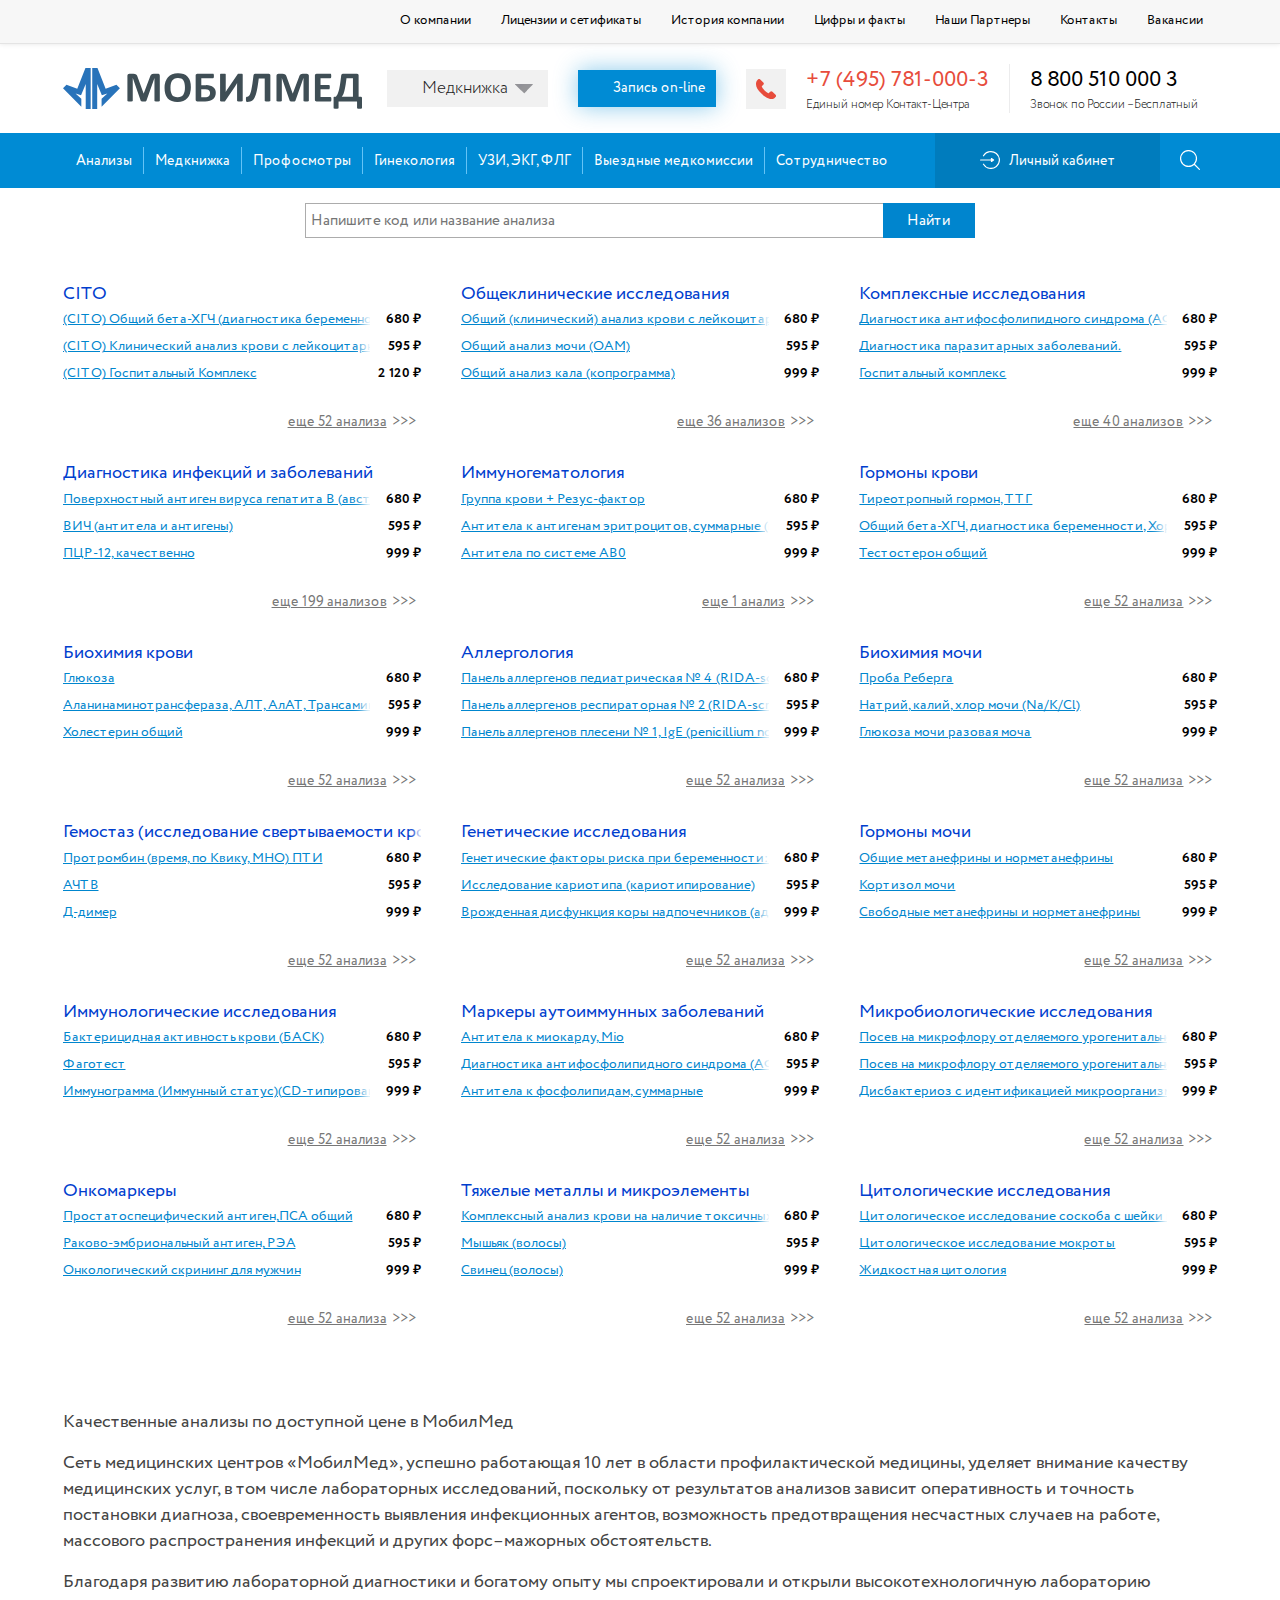
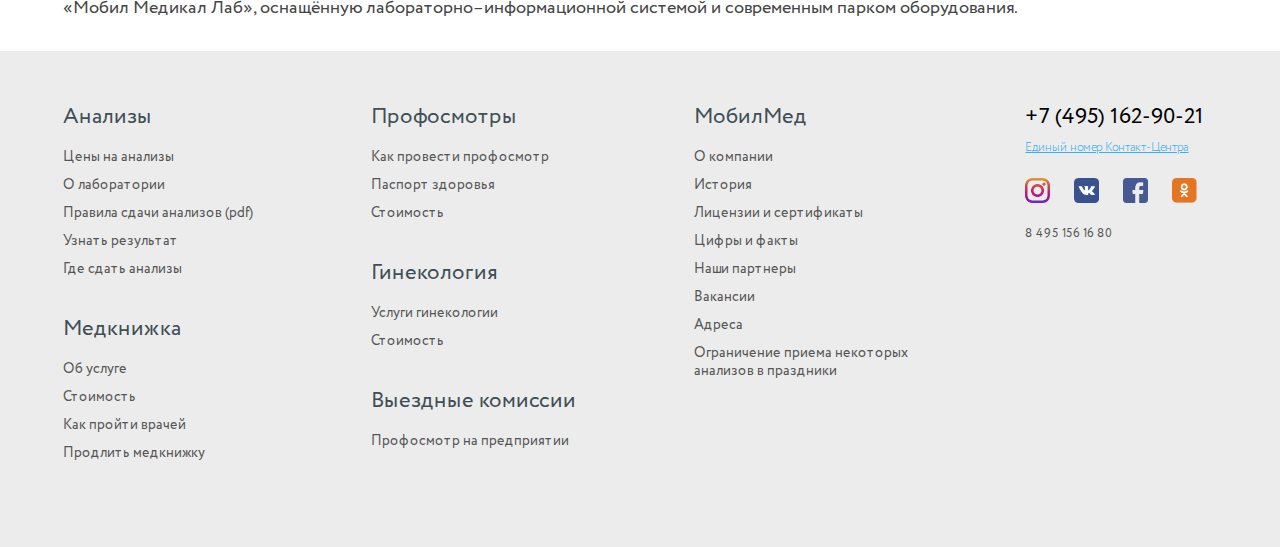
<file: analysis.html>
<!DOCTYPE html>
<html lang="ru">
  <head>
    <meta charset="UTF-8" />
    <meta name="viewport" content="width=device-width, initial-scale=1.0" />

    <link rel="stylesheet" href="./css/circe.css" />

    <link rel="stylesheet" href="./css/header-footer.css" />
    <link rel="stylesheet" href="./css/analysis.css" />
    <link rel="stylesheet" href="./css/mobile-analysis-new.css" />

    <title>Анализы</title>
  </head>
  <body>
    <header>
      <section class="header-top-mobile">
        <div class="container">
          <a href="./mobilmed-main.html"
            ><img src="./images/Logo.svg" alt="Mobil Med"
          /></a>
          <div class="menu-burger">
            <img
              src="./images/burger-menu.svg"
              alt="Меню"
              id="menu-burger"
              style="position: relative"
            />
            <div id="dropdown-burger">
              <div class="dropdown-burger">
                <a href="https://laboratory.mobil-med.org/order-check/" class="burger-user-account"
                  >Личный кабинет</a
                >
                <div class="menu-burger-point">Анализы
                  <ul>
                    <li><a href="https://laboratory.mobil-med.org/analysis/">Анализы</a></li>
                    <li><a href="https://laboratory.mobil-med.org/analysis/">Анализы по видам исследований</a></li>
                    <li><a href="https://laboratory.mobil-med.org/analysis/by_organ/">Анализы по органам</a></li>
                    <li><a href="https://laboratory.mobil-med.org/analysis/catalog/">Анализы по категориям</a></li>
                    <li><a href="https://laboratory.mobil-med.org/analysis/cito/">CITO анализы</a></li>
                    <li><a href="https://laboratory.mobil-med.org/analysis/urgent/">Срочные анализы</a></li>
                    <li><a href="https://laboratory.mobil-med.org/order-check/">Узнать результаты</a></li>
                    <li><a href="https://laboratory.mobil-med.org/contacts/list/">Где сдать анализы</a></li>
                  </ul>
                </div>
                <div class="menu-burger-point">Медкнижка
                  <ul>
                    <li><a href="https://www.mobil-med.org/services/medrecords/prices/">Медкнижка</a></li>
                    <li><a href="https://www.mobil-med.org/services/medrecords/prices/">Цены</a></li>
                    <li><a href="https://www.mobil-med.org/services/medrecords/about/">Об услуге</a></li>
                    <li><a href="https://www.mobil-med.org/services/medrecords/howto/">Как пройти врачей</a></li>
                    <li><a href="https://www.mobil-med.org/services/medrecords/extend/">Продлить медкнижку</a></li>
                    <li><a href="https://www.mobil-med.org/services/medrecords/makenew/">Оформить новую медкнижку</a></li>
                    <li><a href="https://www.mobil-med.org/services/medrecords/fullprice/">Полный прайслист на услуги</a></li>
                  </ul>
                </div>
                <div class="menu-burger-point">Профосмотры
                  <ul>
                    <li><a href="https://www.mobil-med.org/services/profexaminations/prices/">Профосмотры</a></li>
                    <li><a href="https://www.mobil-med.org/services/profexaminations/prices/">Цены</a></li>
                    <li><a href="https://www.mobil-med.org/services/profexaminations/about/">Об услуге</a></li>
                    <li><a href="https://www.mobil-med.org/services/profexaminations/passport_zdorovya/">Паспорт здоровья</a></li>
                    <li><a href="https://www.mobil-med.org/services/profexaminations/howto/">Как провести профосмотр</a></li>
                    <li><a href="https://www.mobil-med.org/services/profexaminations/docs/">Документация</a></li>
                  </ul>
                </div>
                <div class="menu-burger-point">Гинекология
                  <ul>
                    <li><a href="https://www.mobil-med.org/services/ginecology/prices/">Гинекология</a></li>
                    <li><a href="https://www.mobil-med.org/services/ginecology/about/">Об услуге</a></li>
                    <li><a href="https://www.mobil-med.org/services/ginecology/prices/programms/">Программы</a></li>
                    <li><a href="https://www.mobil-med.org/services/ginecology/prices/">Прайс</a></li>
                  </ul>
                </div>
                <a href="https://www.mobil-med.org/services/apparatnaya_diagnostika/price/">УЗИ, ЭКГ, ФЛГ</a>
                <a href="https://www.mobil-med.org/services/offsitemedexamination/">Выездные медкомиссии</a>
                <a href="http://www.mobil-lab.ru/">Сотрудничество</a>
                <a href="https://www.mobil-med.org/search/">Поиск</a>
              </div>
            </div>
          </div>
        </div>
      </section>
      <section class="header-top">
        <div class="container">
          <ul>
            <li><a href="https://www.mobil-med.org/about/company/">О компании</a></li>
            <li><a href="https://www.mobil-med.org/about/licenses/">Лицензии и сетификаты</a></li>
            <li><a href="https://www.mobil-med.org/about/history/">История компании</a></li>
            <li><a href="https://www.mobil-med.org/about/factsandnumbers/">Цифры и факты</a></li>
            <li><a href="https://www.mobil-med.org/about/reviews/">Наши Партнеры</a></li>
            <li><a href="https://www.mobil-med.org/offices/">Контакты</a></li>
            <li><a href="https://www.mobil-med.org/careers/">Вакансии</a></li>
          </ul>
        </div>
      </section>
      <section class="header-middle">
        <div class="container header-middle-cont">
          <a href="./mobilmed-main.html" id="main-logo">
            <img
            src="./images/Logo.svg"
            alt="MobilMed Logo"
            style="vertical-align: middle"
            />
          </a>
          <div class="header-middle-main">
            <div class="medbook">
              <div class="medbook-title">Медкнижка</div>
              <div class="medbook-dropdown">
                <a href="https://www.mobil-med.org/services/medrecords/statuslmk/">Проверить статус</a>
                <a href="https://www.mobil-med.org/services/medrecords/checklmk/">Проверить книжку</a>
              </div>
            </div>
            <a href="https://www.mobil-med.org/record/" class="blue-button">Запись on-line</a>
            <div class="phone-icon">
              <img src="./images/engIcon-phone.svg" />
            </div>
            <div class="header-number-block hnb-first">
              <p class="header-number">+7 (495) 781-000-3</p>
              <p class="header-number-subtitle">
                Единый номер<br />
                Контакт-Центра
              </p>
            </div>
            <div class="header-number-block">
              <p class="header-number">8 800 510 000 3</p>
              <p class="header-number-subtitle">
                Звонок по России –<br />Бесплатный
              </p>
            </div>
          </div>
        </div>
      </section>
      <section class="header-menu">
        <div class="container">
          <nav class="header-nav">
            <ul>
              <li>
                <a href="https://laboratory.mobil-med.org/analysis/">Анализы</a>
                <ul class="header-nav-dropdown">
                  <li><a href="https://laboratory.mobil-med.org/analysis/">Анализы по видам исследований</a></li>
                    <li><a href="https://laboratory.mobil-med.org/analysis/by_organ/">Анализы по органам</a></li>
                    <li><a href="https://laboratory.mobil-med.org/analysis/catalog/">Анализы по категориям</a></li>
                    <li><a href="https://laboratory.mobil-med.org/analysis/cito/">CITO анализы</a></li>
                    <li><a href="https://laboratory.mobil-med.org/analysis/urgent/">Срочные анализы</a></li>
                    <li><a href="https://laboratory.mobil-med.org/order-check/">Узнать результаты</a></li>
                    <li><a href="https://laboratory.mobil-med.org/contacts/list/">Где сдать анализы</a></li>
                </ul>
              </li>
              <li>
                <a href="https://www.mobil-med.org/services/medrecords/prices/">Медкнижка</a>
                <ul class="header-nav-dropdown">
                  <li><a href="https://www.mobil-med.org/services/medrecords/prices/">Цены</a></li>
                    <li><a href="https://www.mobil-med.org/services/medrecords/about/">Об услуге</a></li>
                    <li><a href="https://www.mobil-med.org/services/medrecords/howto/">Как пройти врачей</a></li>
                    <li><a href="https://www.mobil-med.org/services/medrecords/extend/">Продлить медкнижку</a></li>
                    <li><a href="https://www.mobil-med.org/services/medrecords/makenew/">Оформить новую медкнижку</a></li>
                    <li><a href="https://www.mobil-med.org/services/medrecords/fullprice/">Полный прайслист на услуги</a></li>
                </ul>
              </li>
              <li>
                <a href="https://www.mobil-med.org/services/profexaminations/prices/">Профосмотры</a>
                <ul class="header-nav-dropdown">
                  <li><a href="https://www.mobil-med.org/services/profexaminations/prices/">Цены</a></li>
                    <li><a href="https://www.mobil-med.org/services/profexaminations/about/">Об услуге</a></li>
                    <li><a href="https://www.mobil-med.org/services/profexaminations/passport_zdorovya/">Паспорт здоровья</a></li>
                    <li><a href="https://www.mobil-med.org/services/profexaminations/howto/">Как провести профосмотр</a></li>
                    <li><a href="https://www.mobil-med.org/services/profexaminations/docs/">Документация</a></li>
                </ul>
              </li>
              <li>
                <a href="https://www.mobil-med.org/services/ginecology/prices/">Гинекология</a>
                <ul class="header-nav-dropdown">
                  <li><a href="https://www.mobil-med.org/services/ginecology/about/">Об услуге</a></li>
                    <li><a href="https://www.mobil-med.org/services/ginecology/prices/programms/">Программы</a></li>
                    <li><a href="https://www.mobil-med.org/services/ginecology/prices/">Прайс</a></li>
                </ul>
              </li>
              <li><a href="https://www.mobil-med.org/services/apparatnaya_diagnostika/price/">УЗИ, ЭКГ, ФЛГ</a></li>
              <li><a href="https://www.mobil-med.org/services/offsitemedexamination/">Выездные медкомиссии</a></li>
              <li><a href="http://www.mobil-lab.ru/">Сотрудничество</a></li>
            </ul>
            <ul>
              <li class="user-account"><a href="https://laboratory.mobil-med.org/order-check/">Личный кабинет</a></li>
              <li class="nav-search">
                <a href="https://www.mobil-med.org/search/"><img src="./images/engIcon-search.svg" /></a>
              </li>
            </ul>
          </nav>
        </div>
      </section>
    </header>

    <main>
      <section class="search">
        <div class="container">
          <input type="text" placeholder="Напишите код или название анализа" />
          <button>Найти</button>
        </div>
      </section>

      <section class="analysisGroups">
        <div class="container">
          <div class="analysis-group">
            <div class="tooltip">
              <span class="tooltip-text"></span>
              <div>
                <a href="#" class="analysis-title">CITO</a>
              </div>
            </div>
            <div>
              <div class="text">
                <a href="#"
                  >(CITO) Общий бета-ХГЧ (диагностика беременности,
                  онкомаркер)</a
                >
                <a href="#"
                  >(CITO) Клинический анализ крови с лейкоцитарной формулой
                  (5DIFF)</a
                >
                <a href="#">(CITO) Госпитальный Комплекс</a>
              </div>
              <div class="price">
                <p>680 ₽</p>
                <p>595 ₽</p>
                <p>2 120 ₽</p>
              </div>
            </div>
            <div><a href="#">еще 52 анализа </a><a href="#"> >>></a></div>
          </div>
          <div class="analysis-group">
            <div class="tooltip">
              <span class="tooltip-text"></span>
              <div>
                <a href="#" class="analysis-title">
                  Общеклинические исследования
                </a>
              </div>
            </div>
            <div>
              <div class="text">
                <a href="#"
                  >Общий (клинический) анализ крови с лейкоцитарной формулой
                  (5DIFF)</a
                >
                <a href="#">Общий анализ мочи (ОАМ)</a>
                <a href="#">Общий анализ кала (копрограмма)</a>
              </div>
              <div class="price">
                <p>680 ₽</p>
                <p>595 ₽</p>
                <p>999 ₽</p>
              </div>
            </div>
            <div><a href="#">еще 36 анализов </a><a href="#"> >>></a></div>
          </div>
          <div class="analysis-group">
            <div class="tooltip">
              <span class="tooltip-text"></span>
              <div>
                <a href="#" class="analysis-title">Комплексные исследования</a>
              </div>
            </div>
            <div>
              <div class="text">
                <a href="#">Диагностика антифосфолипидного синдрома (АФС)</a>
                <a href="#">Диагностика паразитарных заболеваний.</a>
                <a href="#">Госпитальный комплекс</a>
              </div>
              <div class="price">
                <p>680 ₽</p>
                <p>595 ₽</p>
                <p>999 ₽</p>
              </div>
            </div>
            <div><a href="#">еще 40 анализов </a><a href="#"> >>></a></div>
          </div>
          <div class="analysis-group">
            <div class="tooltip">
              <span class="tooltip-text"
                ></span
              >
              <div>
                <a href="#" class="analysis-title">Диагностика инфекций и заболеваний</a>
              </div>
            </div>
            <div>
              <div class="text">
                <a href="#"
                  >Поверхностный антиген вируса гепатита В (австралийский
                  антиген, HbsAg)</a
                >
                <a href="#">ВИЧ (антитела и антигены)</a>
                <a href="#">ПЦР-12, качественно</a>
              </div>
              <div class="price">
                <p>680 ₽</p>
                <p>595 ₽</p>
                <p>999 ₽</p>
              </div>
            </div>
            <div><a href="#">еще 199 анализов </a><a href="#"> >>></a></div>
          </div>
          <div class="analysis-group">
            <div class="tooltip">
              <span class="tooltip-text"></span>
              <div>
                <a href="#" class="analysis-title">Иммуногематология</a>
              </div>
            </div>
            <div>
              <div class="text">
                <a href="#">Группа крови + Резус-фактор</a>
                <a href="#"
                  >Антитела к антигенам эритроцитов, суммарные (в т.ч. к
                  Rh-фактору, кроме АТ по системе AB0) с определением титра</a
                >
                <a href="#">Антитела по системе AB0</a>
              </div>
              <div class="price">
                <p>680 ₽</p>
                <p>595 ₽</p>
                <p>999 ₽</p>
              </div>
            </div>
            <div><a href="#">еще 1 анализ </a><a href="#"> >>></a></div>
          </div>
          <div class="analysis-group">
            <div class="tooltip">
              <span class="tooltip-text"></span>
              <div>
                <a href="#" class="analysis-title">Гормоны крови</a>
              </div>
            </div>
            <div>
              <div class="text">
                <a href="#">Тиреотропный гормон, ТТГ</a>
                <a href="#"
                  >Общий бета-ХГЧ, диагностика беременности, Хорионический
                  гонадотропин</a
                >
                <a href="#">Тестостерон общий</a>
              </div>
              <div class="price">
                <p>680 ₽</p>
                <p>595 ₽</p>
                <p>999 ₽</p>
              </div>
            </div>
            <div><a href="#">еще 52 анализа </a><a href="#"> >>></a></div>
          </div>
          <div class="analysis-group">
            <div class="tooltip">
              <span class="tooltip-text"></span>
              <div>
                <a href="#" class="analysis-title">Биохимия крови</a>
              </div>
            </div>
            <div>
              <div class="text">
                <a href="#">Глюкоза</a>
                <a href="#">Аланинаминотрансфераза, АЛТ, АлАТ, Трансаминазы</a>
                <a href="#">Холестерин общий</a>
              </div>
              <div class="price">
                <p>680 ₽</p>
                <p>595 ₽</p>
                <p>999 ₽</p>
              </div>
            </div>
            <div><a href="#">еще 52 анализа </a><a href="#"> >>></a></div>
          </div>
          <div class="analysis-group">
            <div class="tooltip">
              <span class="tooltip-text"></span>
              <div>
                <a href="#" class="analysis-title">Аллергология</a>
              </div>
            </div>
            <div>
              <div class="text">
                <a href="#"
                  >Панель аллергенов педиатрическая № 4 (RIDA-screen), IgE</a
                >
                <a href="#"
                  >Панель аллергенов респираторная № 2 (RIDA-screen), IgE</a
                >
                <a href="#"
                  >Панель аллергенов плесени № 1, IgE (penicillium notatum,
                  cladosporium herbarum, aspergillus fumigatus, candida
                  albicans, alternaria tenuis)</a
                >
              </div>
              <div class="price">
                <p>680 ₽</p>
                <p>595 ₽</p>
                <p>999 ₽</p>
              </div>
            </div>
            <div><a href="#">еще 52 анализа </a><a href="#"> >>></a></div>
          </div>
          <div class="analysis-group">
            <div class="tooltip">
              <span class="tooltip-text"></span>
              <div>
                <a href="#" class="analysis-title">Биохимия мочи</a>
              </div>
            </div>
            <div>
              <div class="text">
                <a href="#">Проба Реберга</a>
                <a href="#">Натрий, калий, хлор мочи (Na/K/Cl)</a>
                <a href="#">Глюкоза мочи разовая моча</a>
              </div>
              <div class="price">
                <p>680 ₽</p>
                <p>595 ₽</p>
                <p>999 ₽</p>
              </div>
            </div>
            <div><a href="#">еще 52 анализа </a><a href="#"> >>></a></div>
          </div>
          <div class="analysis-group">
            <div class="tooltip">
              <span class="tooltip-text"
                ></span
              >
              <div>
                <a href="#" class="analysis-title">
                  Гемостаз (исследование свертываемости крови)
                </a>
              </div>
            </div>
            <div>
              <div class="text">
                <a href="#">Протромбин (время, по Квику, МНО) ПТИ</a>
                <a href="#">АЧТВ</a>
                <a href="#">Д-димер</a>
              </div>
              <div class="price">
                <p>680 ₽</p>
                <p>595 ₽</p>
                <p>999 ₽</p>
              </div>
            </div>
            <div><a href="#">еще 52 анализа </a><a href="#"> >>></a></div>
          </div>
          <div class="analysis-group">
            <div class="tooltip">
              <span class="tooltip-text"></span>
              <div>
                <a href="#" class="analysis-title">Генетические исследования</a>
              </div>
            </div>
            <div>
              <div class="text">
                <a href="#"
                  >Генетические факторы риска при беременности: тромбофилия,
                  невынашивание беременности и патология развития плода (F2, F5,
                  F7, FGB, F13A1, SERPINE1, ITGA2, ITGB3, MTHFR 677, MTHFR 1298,
                  MTR, MTRR - 12 точек)</a
                >
                <a href="#">Исследование кариотипа (кариотипирование)</a>
                <a href="#"
                  >Врожденная дисфункция коры надпочечников (адреногенитальный
                  синдром), ВДКН, (мутация гена CYP21OHB - 10 показателей)</a
                >
              </div>
              <div class="price">
                <p>680 ₽</p>
                <p>595 ₽</p>
                <p>999 ₽</p>
              </div>
            </div>
            <div><a href="#">еще 52 анализа </a><a href="#"> >>></a></div>
          </div>
          <div class="analysis-group">
            <div class="tooltip">
              <span class="tooltip-text"></span>
              <div>
                <a href="#" class="analysis-title">Гормоны мочи</a>
              </div>
            </div>
            <div>
              <div class="text">
                <a href="#">Общие метанефрины и норметанефрины</a>
                <a href="#">Кортизол мочи</a>
                <a href="#">Свободные метанефрины и норметанефрины</a>
              </div>
              <div class="price">
                <p>680 ₽</p>
                <p>595 ₽</p>
                <p>999 ₽</p>
              </div>
            </div>
            <div><a href="#">еще 52 анализа </a><a href="#"> >>></a></div>
          </div>
          <div class="analysis-group">
            <div class="tooltip">
              <span class="tooltip-text"></span>
              <div>
                <a href="#" class="analysis-title">Иммунологические исследования</a>
              </div>
            </div>
            <div>
              <div class="text">
                <a href="#">Бактерицидная активность крови (БАСК)</a>
                <a href="#">Фаготест</a>
                <a href="#"
                  >Иммунограмма (Иммунный статус)(CD-типирование лимфоцитов
                  периферической крови, общий анализ крови)</a
                >
              </div>
              <div class="price">
                <p>680 ₽</p>
                <p>595 ₽</p>
                <p>999 ₽</p>
              </div>
            </div>
            <div><a href="#">еще 52 анализа </a><a href="#"> >>></a></div>
          </div>
          <div class="analysis-group">
            <div class="tooltip">
              <span class="tooltip-text"></span>
              <div>
                <a href="#" class="analysis-title">Маркеры аутоиммунных заболеваний</a>
              </div>
            </div>
            <div>
              <div class="text">
                <a href="#">Антитела к миокарду, Mio</a>
                <a href="#">Диагностика антифосфолипидного синдрома (АФС)</a>
                <a href="#">Антитела к фосфолипидам, суммарные</a>
              </div>
              <div class="price">
                <p>680 ₽</p>
                <p>595 ₽</p>
                <p>999 ₽</p>
              </div>
            </div>
            <div><a href="#">еще 52 анализа </a><a href="#"> >>></a></div>
          </div>
          <div class="analysis-group">
            <div class="tooltip">
              <span class="tooltip-text"></span>
              <div>
                <a href="#" class="analysis-title">Микробиологические исследования</a>
              </div>
            </div>
            <div>
              <div class="text">
                <a href="#"
                  >Посев на микрофлору отделяемого урогенитального тракта
                  женщины с идентификацией микроорганизмов, в т.ч. кандида и
                  определением чувствительности к основному спектру антибиотиков
                  и антимикотиков</a
                >
                <a href="#"
                  >Посев на микрофлору отделяемого урогенитального тракта
                  мужчины с идентификацией микроорганизмов,в т.ч. кандида и
                  определением чувствит-ти к основному спектру
                  антиб-ов,антимикотиков и бактериофагам</a
                >
                <a href="#"
                  >Дисбактериоз с идентификацией микроорганизмов и определением
                  чувствительности к бактериофагам</a
                >
              </div>
              <div class="price">
                <p>680 ₽</p>
                <p>595 ₽</p>
                <p>999 ₽</p>
              </div>
            </div>
            <div><a href="#">еще 52 анализа </a><a href="#"> >>></a></div>
          </div>
          <div class="analysis-group">
            <div class="tooltip">
              <span class="tooltip-text"
                ></span
              >
              <div>
                <a href="#" class="analysis-title">
                  Онкомаркеры
                </a>
              </div>
            </div>
            <div>
              <div class="text">
                <a href="#">Простатоспецифический антиген,ПСА общий</a>
                <a href="#">Раково-эмбриональный антиген, РЭА</a>
                <a href="#">Онкологический скрининг для мужчин</a>
              </div>
              <div class="price">
                <p>680 ₽</p>
                <p>595 ₽</p>
                <p>999 ₽</p>
              </div>
            </div>
            <div><a href="#">еще 52 анализа </a><a href="#"> >>></a></div>
          </div>
          <div class="analysis-group">
            <div class="tooltip">
              <span class="tooltip-text"
                ></span
              >
              <div>
                <a href="#" class="analysis-title">
                  Тяжелые металлы и микроэлементы
                </a>
              </div>
            </div>
            <div>
              <div class="text">
                <a href="#">Комплексный анализ крови на наличие токсичных и эссенциальных микроэлементов 23 показателя (Li, B, Na, Mg, Al, Si, K, Ca, Ti, Cr, Mn, Fe, Co, Ni, Cu, Zn, As, Se, Mo, Cd, Sb, Hg, Pb)</a>
                <a href="#">Мышьяк (волосы)</a>
                <a href="#">Свинец (волосы)</a>
              </div>
              <div class="price">
                <p>680 ₽</p>
                <p>595 ₽</p>
                <p>999 ₽</p>
              </div>
            </div>
            <div><a href="#">еще 52 анализа </a><a href="#"> >>></a></div>
          </div>
          <div class="analysis-group">
            <div class="tooltip">
              <span class="tooltip-text"
                ></span
              >
              <div>
                <a href="#" class="analysis-title">
                  Цитологические исследования
                </a>
              </div>
            </div>
            <div>
              <div class="text">
                <a href="#">Цитологическое исследование соскоба с шейки матки</a>
                <a href="#">Цитологическое исследование мокроты</a>
                <a href="#">Жидкостная цитология</a>
              </div>
              <div class="price">
                <p>680 ₽</p>
                <p>595 ₽</p>
                <p>999 ₽</p>
              </div>
            </div>
            <div><a href="#">еще 52 анализа </a><a href="#"> >>></a></div>
          </div>
        </div>
      </section>

      <section class="text-block-seo">
        <div class="container">
          <p>Качественные анализы по доступной цене в МобилМед</p>
          <p>
            Сеть медицинских центров «МобилМед», успешно работающая 10 лет в
            области профилактической медицины, уделяет внимание качеству
            медицинских услуг, в том числе лабораторных исследований, поскольку
            от результатов анализов зависит оперативность и точность постановки
            диагноза, своевременность выявления инфекционных агентов,
            возможность предотвращения несчастных случаев на работе, массового
            распространения инфекций и других форс–мажорных обстоятельств.
          </p>
          <p>
            Благодаря развитию лабораторной диагностики и богатому опыту мы
            спроектировали и открыли высокотехнологичную лабораторию «Мобил
            Медикал Лаб», оснащённую лабораторно–информационной системой и
            современным парком оборудования.
          </p>
        </div>
      </section>
    </main>

    <footer>
      <div class="container">
        <div class="footer">
          <div class="footer-column">
            <div class="footer-column-block">
              <p class="footer-title">Анализы</p>
              <a href="https://laboratory.mobil-med.org/analysis/" class="footer-link">Цены на анализы</a>
              <a href="https://www.mobil-lab.ru/about/history/" class="footer-link">О лаборатории</a>
              <a href="#" class="footer-link">Правила сдачи анализов (pdf)</a>
              <a href="https://laboratory.mobil-med.org/order-check/" class="footer-link">Узнать результат</a>
              <a href="https://laboratory.mobil-med.org/contacts/list/" class="footer-link">Где сдать анализы</a>
            </div>
            <div class="footer-column-block">
              <p class="footer-title">Медкнижка</p>
              <a href="https://www.mobil-med.org/services/medrecords/about/" class="footer-link">Об услуге</a>
              <a href="https://www.mobil-med.org/services/medrecords/prices/" class="footer-link">Стоимость</a>
              <a href="https://www.mobil-med.org/services/medrecords/howto/" class="footer-link">Как пройти врачей</a>
              <a href="https://www.mobil-med.org/services/medrecords/extend/" class="footer-link">Продлить медкнижку</a>
            </div>
            <div class="footer-column footer-column-block">
              <div class="header-number-block footer-number-block">
                <p class="header-number">+7 (495) 162-90-21</p>
                <p class="header-number-subtitle">
                  Единый номер Контакт-Центра
                </p>
              </div>
              <div class="social-links">
                <a href="https://www.instagram.com/mobil_med/"
                  ><img src="./images/inst.png" alt=""
                /></a>
                <a href="https://vk.com/club19541355"
                  ><img src="./images/vk.png" alt=""
                /></a>
                <a href="https://www.facebook.com/medknijka/"
                  ><img src="./images/fb.png" alt=""
                /></a>
                <a href="https://ok.ru/group/55080573599745"
                  ><img src="./images/ok.png" alt=""
                /></a>
              </div>
              <p class="footer-link">8 495 156 16 80</p>
            </div>
          </div>
          <div class="footer-column">
            <div class="footer-column-block">
              <p class="footer-title">Профосмотры</p>
              <a href="https://www.mobil-med.org/services/profexaminations/howto/" class="footer-link">Как провести профосмотр</a>
              <a href="https://www.mobil-med.org/services/profexaminations/passport_zdorovya/" class="footer-link">Паспорт здоровья</a>
              <a href="https://www.mobil-med.org/services/profexaminations/prices/" class="footer-link">Стоимость</a>
            </div>
            <div class="footer-column-block">
              <p class="footer-title">Гинекология</p>
              <a href="https://www.mobil-med.org/services/ginecology/about/" class="footer-link">Услуги гинекологии</a>
              <a href="https://www.mobil-med.org/services/ginecology/prices/" class="footer-link">Стоимость</a>
            </div>
            <div class="footer-column-block">
              <p class="footer-title">Выездные комиссии</p>
              <a href="https://www.mobil-med.org/services/offsitemedexamination/" class="footer-link">Профосмотр на предприятии</a>
            </div>
          </div>
          <div class="footer-column">
            <div class="footer-column-block">
              <p class="footer-title">МобилМед</p>
              <a href="https://www.mobil-med.org/about/company/" class="footer-link">О компании</a>
              <a href="https://www.mobil-med.org/about/history/" class="footer-link">История</a>
              <a href="https://www.mobil-med.org/about/licenses/" class="footer-link">Лицензии и сертификаты</a>
              <a href="https://www.mobil-med.org/about/factsandnumbers/" class="footer-link">Цифры и факты</a>
              <a href="https://www.mobil-med.org/about/reviews/" class="footer-link">Наши партнеры</a>
              <a href="https://www.mobil-med.org/careers/" class="footer-link">Вакансии</a>
              <a href="https://peterlyshak.github.io/contacts/list/" class="footer-link">Адреса</a>
              <a href="https://www.mobil-med.org/upload/documents/Work_In_NewYear.pdf" class="footer-link"
                >Ограничение приема некоторых<br />анализов в праздники</a
              >
            </div>
          </div>
          <div class="footer-column">
            <div class="header-number-block footer-number-block">
              <p class="header-number">+7 (495) 162-90-21</p>
              <p class="header-number-subtitle">Единый номер Контакт-Центра</p>
            </div>
            <div class="social-links">
              <a href="https://www.instagram.com/mobil_med/"
                ><img src="./images/inst.png" alt=""
              /></a>
              <a href="https://vk.com/club19541355"
                ><img src="./images/vk.png" alt=""
              /></a>
              <a href="https://www.facebook.com/medknijka/"
                ><img src="./images/fb.png" alt=""
              /></a>
              <a href="https://ok.ru/group/55080573599745"
                ><img src="./images/ok.png" alt=""
              /></a>
            </div>
            <p class="footer-link">8 495 156 16 80</p>
          </div>
        </div>
      </div>
    </footer>

    <script src="./js/jquery-3.4.1.min.js"></script>
    <script src="./js/script.js"></script>
    <script src="./js/analysis-group.js"></script>
  </body>
</html>
</file>
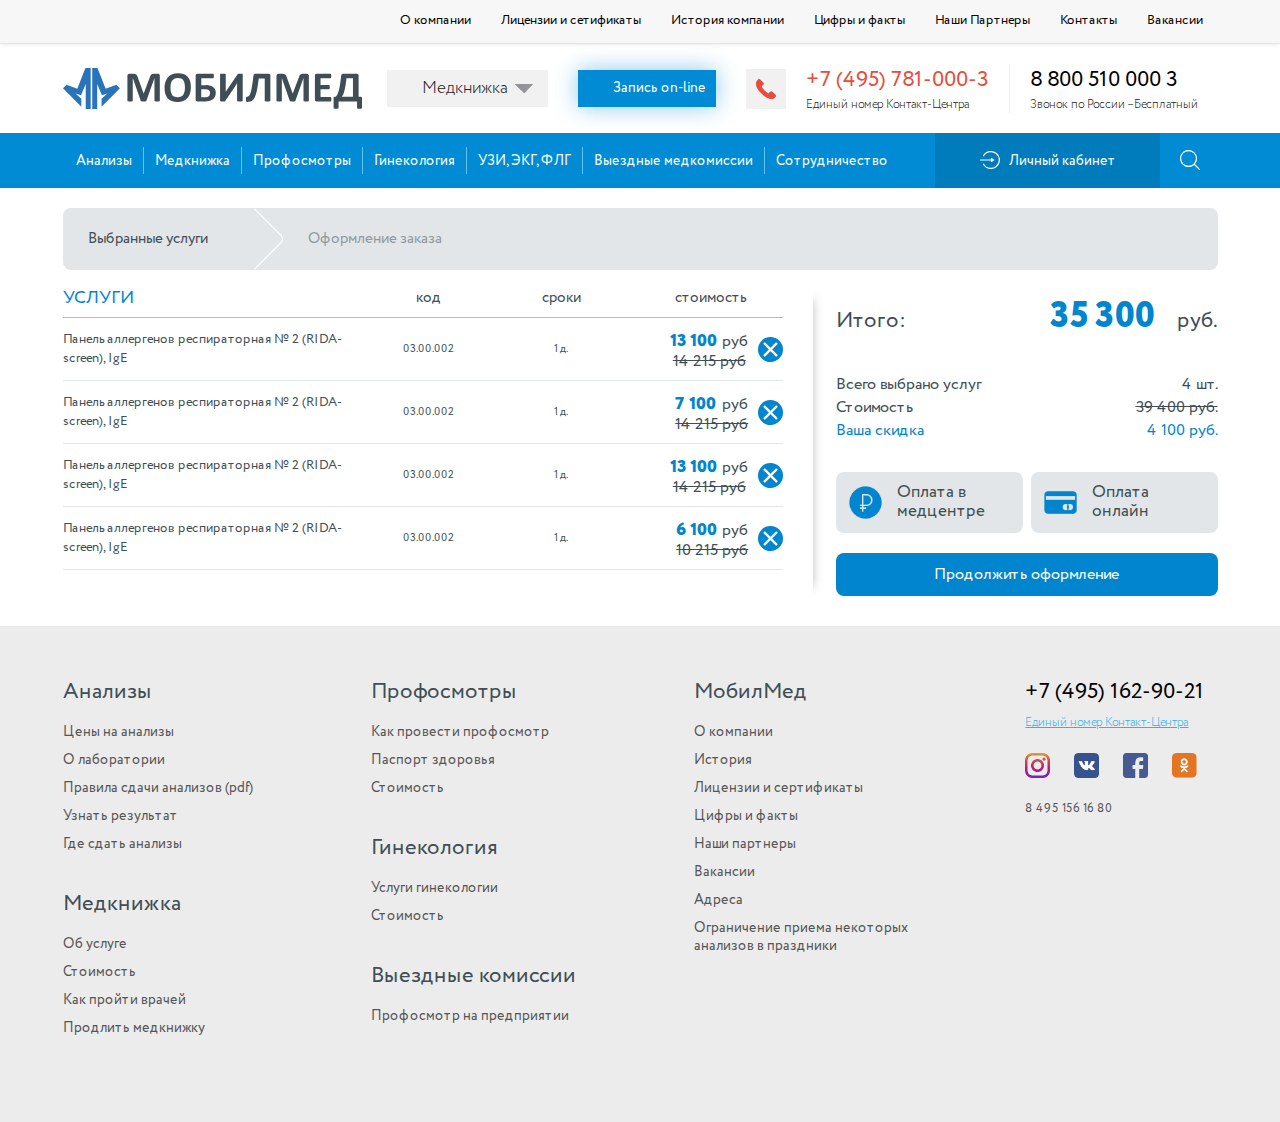
<file: basket.html>
<!DOCTYPE html>
<html lang="ru">
  <head>
    <meta charset="UTF-8" />
    <meta name="viewport" content="width=device-width, initial-scale=1.0" />

    <link rel="stylesheet" href="./css/circe.css" />

    <link rel="stylesheet" href="./css/header-footer.css" />
    <link rel="stylesheet" href="./css/basket.css" />
    <link rel="stylesheet" href="./css/mobile-basket.css">

    <title>Корзина</title>
  </head>
  <body>
    <header>
      <section class="header-top-mobile">
        <div class="container">
          <a href="./mobilmed-main.html"
            ><img src="./images/Logo.svg" alt="Mobil Med"
          /></a>
          <div class="menu-burger">
            <img
              src="./images/burger-menu.svg"
              alt="Меню"
              id="menu-burger"
              style="position: relative"
            />
            <div id="dropdown-burger">
              <div class="dropdown-burger">
                <a href="https://laboratory.mobil-med.org/order-check/" class="burger-user-account"
                  >Личный кабинет</a
                >
                <div class="menu-burger-point">Анализы
                  <ul>
                    <li><a href="https://laboratory.mobil-med.org/analysis/">Анализы</a></li>
                    <li><a href="https://laboratory.mobil-med.org/analysis/">Анализы по видам исследований</a></li>
                    <li><a href="https://laboratory.mobil-med.org/analysis/by_organ/">Анализы по органам</a></li>
                    <li><a href="https://laboratory.mobil-med.org/analysis/catalog/">Анализы по категориям</a></li>
                    <li><a href="https://laboratory.mobil-med.org/analysis/cito/">CITO анализы</a></li>
                    <li><a href="https://laboratory.mobil-med.org/analysis/urgent/">Срочные анализы</a></li>
                    <li><a href="https://laboratory.mobil-med.org/order-check/">Узнать результаты</a></li>
                    <li><a href="https://laboratory.mobil-med.org/contacts/list/">Где сдать анализы</a></li>
                  </ul>
                </div>
                <div class="menu-burger-point">Медкнижка
                  <ul>
                    <li><a href="https://www.mobil-med.org/services/medrecords/prices/">Медкнижка</a></li>
                    <li><a href="https://www.mobil-med.org/services/medrecords/prices/">Цены</a></li>
                    <li><a href="https://www.mobil-med.org/services/medrecords/about/">Об услуге</a></li>
                    <li><a href="https://www.mobil-med.org/services/medrecords/howto/">Как пройти врачей</a></li>
                    <li><a href="https://www.mobil-med.org/services/medrecords/extend/">Продлить медкнижку</a></li>
                    <li><a href="https://www.mobil-med.org/services/medrecords/makenew/">Оформить новую медкнижку</a></li>
                    <li><a href="https://www.mobil-med.org/services/medrecords/fullprice/">Полный прайслист на услуги</a></li>
                  </ul>
                </div>
                <div class="menu-burger-point">Профосмотры
                  <ul>
                    <li><a href="https://www.mobil-med.org/services/profexaminations/prices/">Профосмотры</a></li>
                    <li><a href="https://www.mobil-med.org/services/profexaminations/prices/">Цены</a></li>
                    <li><a href="https://www.mobil-med.org/services/profexaminations/about/">Об услуге</a></li>
                    <li><a href="https://www.mobil-med.org/services/profexaminations/passport_zdorovya/">Паспорт здоровья</a></li>
                    <li><a href="https://www.mobil-med.org/services/profexaminations/howto/">Как провести профосмотр</a></li>
                    <li><a href="https://www.mobil-med.org/services/profexaminations/docs/">Документация</a></li>
                  </ul>
                </div>
                <div class="menu-burger-point">Гинекология
                  <ul>
                    <li><a href="https://www.mobil-med.org/services/ginecology/prices/">Гинекология</a></li>
                    <li><a href="https://www.mobil-med.org/services/ginecology/about/">Об услуге</a></li>
                    <li><a href="https://www.mobil-med.org/services/ginecology/prices/programms/">Программы</a></li>
                    <li><a href="https://www.mobil-med.org/services/ginecology/prices/">Прайс</a></li>
                  </ul>
                </div>
                <a href="https://www.mobil-med.org/services/apparatnaya_diagnostika/price/">УЗИ, ЭКГ, ФЛГ</a>
                <a href="https://www.mobil-med.org/services/offsitemedexamination/">Выездные медкомиссии</a>
                <a href="http://www.mobil-lab.ru/">Сотрудничество</a>
                <a href="https://www.mobil-med.org/search/">Поиск</a>
              </div>
            </div>
          </div>
        </div>
      </section>
      <section class="header-top">
        <div class="container">
          <ul>
            <li><a href="https://www.mobil-med.org/about/company/">О компании</a></li>
            <li><a href="https://www.mobil-med.org/about/licenses/">Лицензии и сетификаты</a></li>
            <li><a href="https://www.mobil-med.org/about/history/">История компании</a></li>
            <li><a href="https://www.mobil-med.org/about/factsandnumbers/">Цифры и факты</a></li>
            <li><a href="https://www.mobil-med.org/about/reviews/">Наши Партнеры</a></li>
            <li><a href="https://www.mobil-med.org/offices/">Контакты</a></li>
            <li><a href="https://www.mobil-med.org/careers/">Вакансии</a></li>
          </ul>
        </div>
      </section>
      <section class="header-middle">
        <div class="container header-middle-cont">
          <a href="./mobilmed-main.html" id="main-logo">
            <img
            src="./images/Logo.svg"
            alt="MobilMed Logo"
            style="vertical-align: middle"
            />
          </a>
          <div class="header-middle-main">
            <div class="medbook">
              <div class="medbook-title">Медкнижка</div>
              <div class="medbook-dropdown">
                <a href="https://www.mobil-med.org/services/medrecords/statuslmk/">Проверить статус</a>
                <a href="https://www.mobil-med.org/services/medrecords/checklmk/">Проверить книжку</a>
              </div>
            </div>
            <a href="https://www.mobil-med.org/record/" class="blue-button">Запись on-line</a>
            <div class="phone-icon">
              <img src="./images/engIcon-phone.svg" />
            </div>
            <div class="header-number-block hnb-first">
              <p class="header-number">+7 (495) 781-000-3</p>
              <p class="header-number-subtitle">
                Единый номер<br />
                Контакт-Центра
              </p>
            </div>
            <div class="header-number-block">
              <p class="header-number">8 800 510 000 3</p>
              <p class="header-number-subtitle">
                Звонок по России –<br />Бесплатный
              </p>
            </div>
          </div>
        </div>
      </section>
      <section class="header-menu">
        <div class="container">
          <nav class="header-nav">
            <ul>
              <li>
                <a href="https://laboratory.mobil-med.org/analysis/">Анализы</a>
                <ul class="header-nav-dropdown">
                  <li><a href="https://laboratory.mobil-med.org/analysis/">Анализы по видам исследований</a></li>
                    <li><a href="https://laboratory.mobil-med.org/analysis/by_organ/">Анализы по органам</a></li>
                    <li><a href="https://laboratory.mobil-med.org/analysis/catalog/">Анализы по категориям</a></li>
                    <li><a href="https://laboratory.mobil-med.org/analysis/cito/">CITO анализы</a></li>
                    <li><a href="https://laboratory.mobil-med.org/analysis/urgent/">Срочные анализы</a></li>
                    <li><a href="https://laboratory.mobil-med.org/order-check/">Узнать результаты</a></li>
                    <li><a href="https://laboratory.mobil-med.org/contacts/list/">Где сдать анализы</a></li>
                </ul>
              </li>
              <li>
                <a href="https://www.mobil-med.org/services/medrecords/prices/">Медкнижка</a>
                <ul class="header-nav-dropdown">
                  <li><a href="https://www.mobil-med.org/services/medrecords/prices/">Цены</a></li>
                    <li><a href="https://www.mobil-med.org/services/medrecords/about/">Об услуге</a></li>
                    <li><a href="https://www.mobil-med.org/services/medrecords/howto/">Как пройти врачей</a></li>
                    <li><a href="https://www.mobil-med.org/services/medrecords/extend/">Продлить медкнижку</a></li>
                    <li><a href="https://www.mobil-med.org/services/medrecords/makenew/">Оформить новую медкнижку</a></li>
                    <li><a href="https://www.mobil-med.org/services/medrecords/fullprice/">Полный прайслист на услуги</a></li>
                </ul>
              </li>
              <li>
                <a href="https://www.mobil-med.org/services/profexaminations/prices/">Профосмотры</a>
                <ul class="header-nav-dropdown">
                  <li><a href="https://www.mobil-med.org/services/profexaminations/prices/">Цены</a></li>
                    <li><a href="https://www.mobil-med.org/services/profexaminations/about/">Об услуге</a></li>
                    <li><a href="https://www.mobil-med.org/services/profexaminations/passport_zdorovya/">Паспорт здоровья</a></li>
                    <li><a href="https://www.mobil-med.org/services/profexaminations/howto/">Как провести профосмотр</a></li>
                    <li><a href="https://www.mobil-med.org/services/profexaminations/docs/">Документация</a></li>
                </ul>
              </li>
              <li>
                <a href="https://www.mobil-med.org/services/ginecology/prices/">Гинекология</a>
                <ul class="header-nav-dropdown">
                  <li><a href="https://www.mobil-med.org/services/ginecology/about/">Об услуге</a></li>
                    <li><a href="https://www.mobil-med.org/services/ginecology/prices/programms/">Программы</a></li>
                    <li><a href="https://www.mobil-med.org/services/ginecology/prices/">Прайс</a></li>
                </ul>
              </li>
              <li><a href="https://www.mobil-med.org/services/apparatnaya_diagnostika/price/">УЗИ, ЭКГ, ФЛГ</a></li>
              <li><a href="https://www.mobil-med.org/services/offsitemedexamination/">Выездные медкомиссии</a></li>
              <li><a href="http://www.mobil-lab.ru/">Сотрудничество</a></li>
            </ul>
            <ul>
              <li class="user-account"><a href="https://laboratory.mobil-med.org/order-check/">Личный кабинет</a></li>
              <li class="nav-search">
                <a href="https://www.mobil-med.org/search/"><img src="./images/engIcon-search.svg" /></a>
              </li>
            </ul>
          </nav>
        </div>
      </section>
    </header>

    <main>
      <div class="container">
        <nav>
          <p>Выбранные услуги</p>
          <p>Оформление заказа</p>
        </nav>

        <div class="basketSection">
          <div class="table">
            <div class="thead">
              <p>услуги</p>
              <p>код</p>
              <p>сроки</p>
              <p>стоимость</p>
            </div>
            <div class="tr">
              <p>Панель аллергенов респираторная № 2 (RIDA-screen), IgE</p>
              <p>03.00.002</p>
              <p>1 д.</p>
              <div>
                <div class="price">
                  <div class="price-up">
                    <p>13 100</p>
                    <p>руб</p>
                  </div>
                  <p>14 215 руб</p>
                </div>
                <div class="close"></div>
              </div>
            </div>
            <div class="tr">
              <p>Панель аллергенов респираторная № 2 (RIDA-screen), IgE</p>
              <p>03.00.002</p>
              <p>1 д.</p>
              <div>
                <div class="price">
                  <div class="price-up">
                    <p>7 100</p>
                    <p>руб</p>
                  </div>
                  <p>14 215 руб</p>
                </div>
                <div class="close"></div>
              </div>
            </div>
            <div class="tr">
              <p>Панель аллергенов респираторная № 2 (RIDA-screen), IgE</p>
              <p>03.00.002</p>
              <p>1 д.</p>
              <div>
                <div class="price">
                  <div class="price-up">
                    <p>13 100</p>
                    <p>руб</p>
                  </div>
                  <p>14 215 руб</p>
                </div>
                <div class="close"></div>
              </div>
            </div>
            <div class="tr">
              <p>Панель аллергенов респираторная № 2 (RIDA-screen), IgE</p>
              <p>03.00.002</p>
              <p>1 д.</p>
              <div>
                <div class="price">
                  <div class="price-up">
                    <p>6 100</p>
                    <p>руб</p>
                  </div>
                  <p>10 215 руб</p>
                </div>
                <div class="close"></div>
              </div>
            </div>
          </div>
          <div class="total">
            <div class="total-cost">
              <p>Итого:</p>
              <p class="totalCostFinal">16 975</p>
              <p>руб.</p>
            </div>
            <div class="total-parameters">
              <div>
                <p>Всего выбрано услуг</p>
                <p class="servicesCount">3 шт.</p>
              </div>
              <div>
                <p>Стоимость</p>
                <p class="totalCost">22 310 руб.</p>
              </div>
              <div>
                <p>Ваша скидка</p>
                <p class="discount">4 100 руб.</p>
              </div>
            </div>
            <div class="payment">
              <a href="#"
                ><div class="img"></div>
                <p>Оплата в медцентре</p></a
              >
              <a href="#"
                ><div class="img"></div>
                <p>Оплата онлайн</p></a
              >
            </div>
            <a href="./form.html" class="button">Продолжить оформление</a>
          </div>
        </div>
      </div>
    </main>

    <footer>
      <div class="container">
        <div class="footer">
          <div class="footer-column">
            <div class="footer-column-block">
              <p class="footer-title">Анализы</p>
              <a href="https://laboratory.mobil-med.org/analysis/" class="footer-link">Цены на анализы</a>
              <a href="https://www.mobil-lab.ru/about/history/" class="footer-link">О лаборатории</a>
              <a href="#" class="footer-link">Правила сдачи анализов (pdf)</a>
              <a href="https://laboratory.mobil-med.org/order-check/" class="footer-link">Узнать результат</a>
              <a href="https://laboratory.mobil-med.org/contacts/list/" class="footer-link">Где сдать анализы</a>
            </div>
            <div class="footer-column-block">
              <p class="footer-title">Медкнижка</p>
              <a href="https://www.mobil-med.org/services/medrecords/about/" class="footer-link">Об услуге</a>
              <a href="https://www.mobil-med.org/services/medrecords/prices/" class="footer-link">Стоимость</a>
              <a href="https://www.mobil-med.org/services/medrecords/howto/" class="footer-link">Как пройти врачей</a>
              <a href="https://www.mobil-med.org/services/medrecords/extend/" class="footer-link">Продлить медкнижку</a>
            </div>
            <div class="footer-column footer-column-block">
              <div class="header-number-block footer-number-block">
                <p class="header-number">+7 (495) 162-90-21</p>
                <p class="header-number-subtitle">
                  Единый номер Контакт-Центра
                </p>
              </div>
              <div class="social-links">
                <a href="https://www.instagram.com/mobil_med/"
                  ><img src="./images/inst.png" alt=""
                /></a>
                <a href="https://vk.com/club19541355"
                  ><img src="./images/vk.png" alt=""
                /></a>
                <a href="https://www.facebook.com/medknijka/"
                  ><img src="./images/fb.png" alt=""
                /></a>
                <a href="https://ok.ru/group/55080573599745"
                  ><img src="./images/ok.png" alt=""
                /></a>
              </div>
              <p class="footer-link">8 495 156 16 80</p>
            </div>
          </div>
          <div class="footer-column">
            <div class="footer-column-block">
              <p class="footer-title">Профосмотры</p>
              <a href="https://www.mobil-med.org/services/profexaminations/howto/" class="footer-link">Как провести профосмотр</a>
              <a href="https://www.mobil-med.org/services/profexaminations/passport_zdorovya/" class="footer-link">Паспорт здоровья</a>
              <a href="https://www.mobil-med.org/services/profexaminations/prices/" class="footer-link">Стоимость</a>
            </div>
            <div class="footer-column-block">
              <p class="footer-title">Гинекология</p>
              <a href="https://www.mobil-med.org/services/ginecology/about/" class="footer-link">Услуги гинекологии</a>
              <a href="https://www.mobil-med.org/services/ginecology/prices/" class="footer-link">Стоимость</a>
            </div>
            <div class="footer-column-block">
              <p class="footer-title">Выездные комиссии</p>
              <a href="https://www.mobil-med.org/services/offsitemedexamination/" class="footer-link">Профосмотр на предприятии</a>
            </div>
          </div>
          <div class="footer-column">
            <div class="footer-column-block">
              <p class="footer-title">МобилМед</p>
              <a href="https://www.mobil-med.org/about/company/" class="footer-link">О компании</a>
              <a href="https://www.mobil-med.org/about/history/" class="footer-link">История</a>
              <a href="https://www.mobil-med.org/about/licenses/" class="footer-link">Лицензии и сертификаты</a>
              <a href="https://www.mobil-med.org/about/factsandnumbers/" class="footer-link">Цифры и факты</a>
              <a href="https://www.mobil-med.org/about/reviews/" class="footer-link">Наши партнеры</a>
              <a href="https://www.mobil-med.org/careers/" class="footer-link">Вакансии</a>
              <a href="https://peterlyshak.github.io/contacts/list/" class="footer-link">Адреса</a>
              <a href="https://www.mobil-med.org/upload/documents/Work_In_NewYear.pdf" class="footer-link"
                >Ограничение приема некоторых<br />анализов в праздники</a
              >
            </div>
          </div>
          <div class="footer-column">
            <div class="header-number-block footer-number-block">
              <p class="header-number">+7 (495) 162-90-21</p>
              <p class="header-number-subtitle">Единый номер Контакт-Центра</p>
            </div>
            <div class="social-links">
              <a href="https://www.instagram.com/mobil_med/"
                ><img src="./images/inst.png" alt=""
              /></a>
              <a href="https://vk.com/club19541355"
                ><img src="./images/vk.png" alt=""
              /></a>
              <a href="https://www.facebook.com/medknijka/"
                ><img src="./images/fb.png" alt=""
              /></a>
              <a href="https://ok.ru/group/55080573599745"
                ><img src="./images/ok.png" alt=""
              /></a>
            </div>
            <p class="footer-link">8 495 156 16 80</p>
          </div>
        </div>
      </div>
    </footer>

    <script src="./js/jquery-3.4.1.min.js"></script>
    <script src="./js/script.js"></script>
    <script src="./js/basket.js"></script>
    
  </body>
</html>
</file>
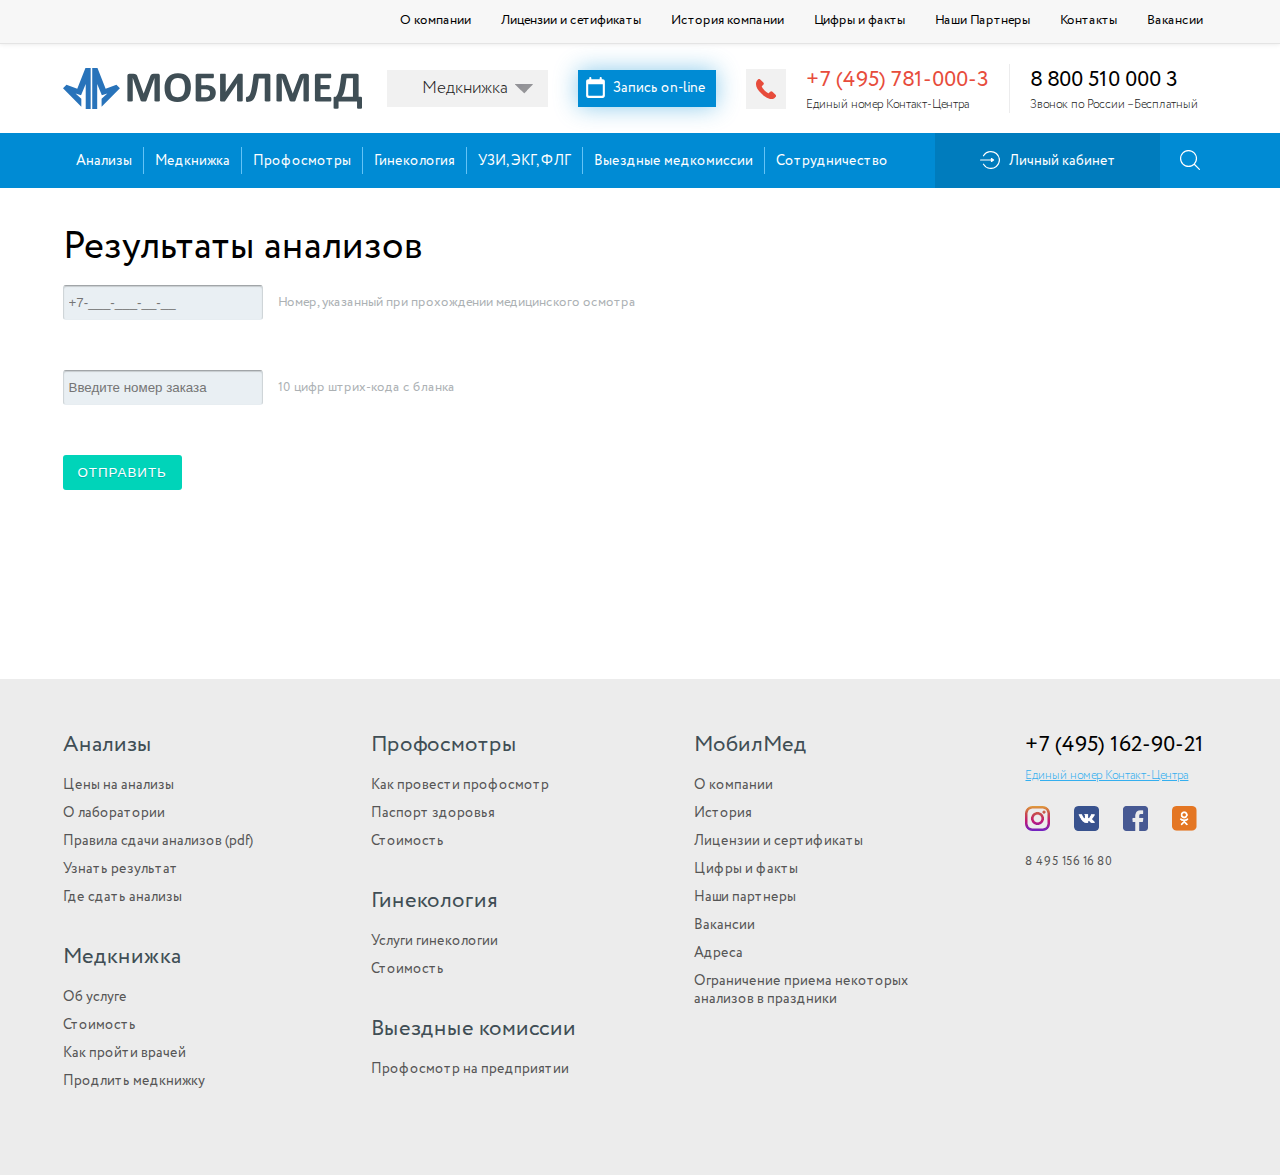
<file: check.html>
<!DOCTYPE html>
<html lang="ru">
  <head>
    <meta charset="UTF-8" />
    <meta name="viewport" content="width=device-width, initial-scale=1.0" />

    <link rel="stylesheet" href="./css/circe.css" />

    <link rel="stylesheet" href="./css/header-footer.css" />
    <link rel="stylesheet" href="./css/check.css">

    <title>Просмотр анализов онлайн</title>
  </head>
  <body>
    <header>
      <section class="header-top-mobile">
        <div class="container">
          <a href="./mobilmed-main.html"
            ><img src="./images/Logo.svg" alt="Mobil Med"
          /></a>
          <div class="menu-burger">
            <img
              src="./images/burger-menu.svg"
              alt="Меню"
              id="menu-burger"
              style="position: relative"
            />
            <div id="dropdown-burger">
              <div class="dropdown-burger">
                <a href="https://laboratory.mobil-med.org/order-check/" class="burger-user-account"
                  >Личный кабинет</a
                >
                <div class="menu-burger-point">Анализы
                  <ul>
                    <li><a href="https://laboratory.mobil-med.org/analysis/">Анализы</a></li>
                    <li><a href="https://laboratory.mobil-med.org/analysis/">Анализы по видам исследований</a></li>
                    <li><a href="https://laboratory.mobil-med.org/analysis/by_organ/">Анализы по органам</a></li>
                    <li><a href="https://laboratory.mobil-med.org/analysis/catalog/">Анализы по категориям</a></li>
                    <li><a href="https://laboratory.mobil-med.org/analysis/cito/">CITO анализы</a></li>
                    <li><a href="https://laboratory.mobil-med.org/analysis/urgent/">Срочные анализы</a></li>
                    <li><a href="https://laboratory.mobil-med.org/order-check/">Узнать результаты</a></li>
                    <li><a href="https://laboratory.mobil-med.org/contacts/list/">Где сдать анализы</a></li>
                  </ul>
                </div>
                <div class="menu-burger-point">Медкнижка
                  <ul>
                    <li><a href="https://www.mobil-med.org/services/medrecords/prices/">Медкнижка</a></li>
                    <li><a href="https://www.mobil-med.org/services/medrecords/prices/">Цены</a></li>
                    <li><a href="https://www.mobil-med.org/services/medrecords/about/">Об услуге</a></li>
                    <li><a href="https://www.mobil-med.org/services/medrecords/howto/">Как пройти врачей</a></li>
                    <li><a href="https://www.mobil-med.org/services/medrecords/extend/">Продлить медкнижку</a></li>
                    <li><a href="https://www.mobil-med.org/services/medrecords/makenew/">Оформить новую медкнижку</a></li>
                    <li><a href="https://www.mobil-med.org/services/medrecords/fullprice/">Полный прайслист на услуги</a></li>
                  </ul>
                </div>
                <div class="menu-burger-point">Профосмотры
                  <ul>
                    <li><a href="https://www.mobil-med.org/services/profexaminations/prices/">Профосмотры</a></li>
                    <li><a href="https://www.mobil-med.org/services/profexaminations/prices/">Цены</a></li>
                    <li><a href="https://www.mobil-med.org/services/profexaminations/about/">Об услуге</a></li>
                    <li><a href="https://www.mobil-med.org/services/profexaminations/passport_zdorovya/">Паспорт здоровья</a></li>
                    <li><a href="https://www.mobil-med.org/services/profexaminations/howto/">Как провести профосмотр</a></li>
                    <li><a href="https://www.mobil-med.org/services/profexaminations/docs/">Документация</a></li>
                  </ul>
                </div>
                <div class="menu-burger-point">Гинекология
                  <ul>
                    <li><a href="https://www.mobil-med.org/services/ginecology/prices/">Гинекология</a></li>
                    <li><a href="https://www.mobil-med.org/services/ginecology/about/">Об услуге</a></li>
                    <li><a href="https://www.mobil-med.org/services/ginecology/prices/programms/">Программы</a></li>
                    <li><a href="https://www.mobil-med.org/services/ginecology/prices/">Прайс</a></li>
                  </ul>
                </div>
                <a href="https://www.mobil-med.org/services/apparatnaya_diagnostika/price/">УЗИ, ЭКГ, ФЛГ</a>
                <a href="https://www.mobil-med.org/services/offsitemedexamination/">Выездные медкомиссии</a>
                <a href="http://www.mobil-lab.ru/">Сотрудничество</a>
                <a href="https://www.mobil-med.org/search/">Поиск</a>
              </div>
            </div>
          </div>
        </div>
      </section>
      <section class="header-top">
        <div class="container">
          <ul>
            <li><a href="https://www.mobil-med.org/about/company/">О компании</a></li>
            <li><a href="https://www.mobil-med.org/about/licenses/">Лицензии и сетификаты</a></li>
            <li><a href="https://www.mobil-med.org/about/history/">История компании</a></li>
            <li><a href="https://www.mobil-med.org/about/factsandnumbers/">Цифры и факты</a></li>
            <li><a href="https://www.mobil-med.org/about/reviews/">Наши Партнеры</a></li>
            <li><a href="https://www.mobil-med.org/offices/">Контакты</a></li>
            <li><a href="https://www.mobil-med.org/careers/">Вакансии</a></li>
          </ul>
        </div>
      </section>
      <section class="header-middle">
        <div class="container header-middle-cont">
          <a href="./mobilmed-main.html" id="main-logo">
            <img
            src="./images/Logo.svg"
            alt="MobilMed Logo"
            style="vertical-align: middle"
            />
          </a>
          <div class="header-middle-main">
            <div class="medbook">
              <div class="medbook-title">Медкнижка</div>
              <div class="medbook-dropdown">
                <a href="https://www.mobil-med.org/services/medrecords/statuslmk/">Проверить статус</a>
                <a href="https://www.mobil-med.org/services/medrecords/checklmk/">Проверить книжку</a>
              </div>
            </div>
            <a href="https://www.mobil-med.org/record/" id="appointment-button" class="blue-button"></a>
            <div class="phone-icon">
              <img src="./images/engIcon-phone.svg" />
            </div>
            <div class="header-number-block hnb-first">
              <p class="header-number">+7 (495) 781-000-3</p>
              <p class="header-number-subtitle">
                Единый номер<br />
                Контакт-Центра
              </p>
            </div>
            <div class="header-number-block">
              <p class="header-number">8 800 510 000 3</p>
              <p class="header-number-subtitle">
                Звонок по России –<br />Бесплатный
              </p>
            </div>
          </div>
        </div>
      </section>
      <section class="header-menu">
        <div class="container">
          <nav class="header-nav">
            <ul>
              <li>
                <a href="https://laboratory.mobil-med.org/analysis/">Анализы</a>
                <ul class="header-nav-dropdown">
                  <li><a href="https://laboratory.mobil-med.org/analysis/">Анализы по видам исследований</a></li>
                    <li><a href="https://laboratory.mobil-med.org/analysis/by_organ/">Анализы по органам</a></li>
                    <li><a href="https://laboratory.mobil-med.org/analysis/catalog/">Анализы по категориям</a></li>
                    <li><a href="https://laboratory.mobil-med.org/analysis/cito/">CITO анализы</a></li>
                    <li><a href="https://laboratory.mobil-med.org/analysis/urgent/">Срочные анализы</a></li>
                    <li><a href="https://laboratory.mobil-med.org/order-check/">Узнать результаты</a></li>
                    <li><a href="https://laboratory.mobil-med.org/contacts/list/">Где сдать анализы</a></li>
                </ul>
              </li>
              <li>
                <a href="https://www.mobil-med.org/services/medrecords/prices/">Медкнижка</a>
                <ul class="header-nav-dropdown">
                  <li><a href="https://www.mobil-med.org/services/medrecords/prices/">Цены</a></li>
                    <li><a href="https://www.mobil-med.org/services/medrecords/about/">Об услуге</a></li>
                    <li><a href="https://www.mobil-med.org/services/medrecords/howto/">Как пройти врачей</a></li>
                    <li><a href="https://www.mobil-med.org/services/medrecords/extend/">Продлить медкнижку</a></li>
                    <li><a href="https://www.mobil-med.org/services/medrecords/makenew/">Оформить новую медкнижку</a></li>
                    <li><a href="https://www.mobil-med.org/services/medrecords/fullprice/">Полный прайслист на услуги</a></li>
                </ul>
              </li>
              <li>
                <a href="https://www.mobil-med.org/services/profexaminations/prices/">Профосмотры</a>
                <ul class="header-nav-dropdown">
                  <li><a href="https://www.mobil-med.org/services/profexaminations/prices/">Цены</a></li>
                    <li><a href="https://www.mobil-med.org/services/profexaminations/about/">Об услуге</a></li>
                    <li><a href="https://www.mobil-med.org/services/profexaminations/passport_zdorovya/">Паспорт здоровья</a></li>
                    <li><a href="https://www.mobil-med.org/services/profexaminations/howto/">Как провести профосмотр</a></li>
                    <li><a href="https://www.mobil-med.org/services/profexaminations/docs/">Документация</a></li>
                </ul>
              </li>
              <li>
                <a href="https://www.mobil-med.org/services/ginecology/prices/">Гинекология</a>
                <ul class="header-nav-dropdown">
                  <li><a href="https://www.mobil-med.org/services/ginecology/about/">Об услуге</a></li>
                    <li><a href="https://www.mobil-med.org/services/ginecology/prices/programms/">Программы</a></li>
                    <li><a href="https://www.mobil-med.org/services/ginecology/prices/">Прайс</a></li>
                </ul>
              </li>
              <li><a href="https://www.mobil-med.org/services/apparatnaya_diagnostika/price/">УЗИ, ЭКГ, ФЛГ</a></li>
              <li><a href="https://www.mobil-med.org/services/offsitemedexamination/">Выездные медкомиссии</a></li>
              <li><a href="http://www.mobil-lab.ru/">Сотрудничество</a></li>
            </ul>
            <ul>
              <li class="user-account"><a href="https://laboratory.mobil-med.org/order-check/">Личный кабинет</a></li>
              <li class="nav-search">
                <a href="https://www.mobil-med.org/search/"><img src="./images/engIcon-search.svg" /></a>
              </li>
            </ul>
          </nav>
        </div>
      </section>
    </header>

    <main>
      <div class="container">
        <h1>Результаты анализов</h1>
        <form action id="check-form">
          <div>
            <input
            class="field"
            id="phone"
            name="tel" type="tel"
            placeholder="+7-___-___-__-__"/>
            <label for="phone1">Номер, указанный при прохождении медицинского осмотра</label>
            <p class="error-message">Введите корректный номер телефона</p>
          </div>
          <div>
            <input id="code" class="field" name="code" type="text" placeholder="Введите номер заказа"/>
            <label for="code">10 цифр штрих-кода с бланка</label>
            <p class="error-message">Введите корректный номер заказа</p>
          </div>
          <input type="submit" value="Отправить" />
          <p class="form-error">Заявка не найдена</p>
        </form>
      </div>
    </main>

    <footer>
      <div class="container">
        <div class="footer">
          <div class="footer-column">
            <div class="footer-column-block">
              <p class="footer-title">Анализы</p>
              <a
                href="https://laboratory.mobil-med.org/analysis/"
                class="footer-link"
                >Цены на анализы</a
              >
              <a
                href="https://www.mobil-lab.ru/about/history/"
                class="footer-link"
                >О лаборатории</a
              >
              <a href="#" class="footer-link">Правила сдачи анализов (pdf)</a>
              <a
                href="https://laboratory.mobil-med.org/order-check/"
                class="footer-link"
                >Узнать результат</a
              >
              <a
                href="https://laboratory.mobil-med.org/contacts/list/"
                class="footer-link"
                >Где сдать анализы</a
              >
            </div>
            <div class="footer-column-block">
              <p class="footer-title">Медкнижка</p>
              <a
                href="https://www.mobil-med.org/services/medrecords/about/"
                class="footer-link"
                >Об услуге</a
              >
              <a
                href="https://www.mobil-med.org/services/medrecords/prices/"
                class="footer-link"
                >Стоимость</a
              >
              <a
                href="https://www.mobil-med.org/services/medrecords/howto/"
                class="footer-link"
                >Как пройти врачей</a
              >
              <a
                href="https://www.mobil-med.org/services/medrecords/extend/"
                class="footer-link"
                >Продлить медкнижку</a
              >
            </div>
            <div class="footer-column footer-column-block">
              <div class="header-number-block footer-number-block">
                <p class="header-number">+7 (495) 162-90-21</p>
                <p class="header-number-subtitle">
                  Единый номер Контакт-Центра
                </p>
              </div>
              <div class="social-links">
                <a href="https://www.instagram.com/mobil_med/"
                  ><img src="./images/inst.png" alt=""
                /></a>
                <a href="https://vk.com/club19541355"
                  ><img src="./images/vk.png" alt=""
                /></a>
                <a href="https://www.facebook.com/medknijka/"
                  ><img src="./images/fb.png" alt=""
                /></a>
                <a href="https://ok.ru/group/55080573599745"
                  ><img src="./images/ok.png" alt=""
                /></a>
              </div>
              <p class="footer-link">8 495 156 16 80</p>
            </div>
          </div>
          <div class="footer-column">
            <div class="footer-column-block">
              <p class="footer-title">Профосмотры</p>
              <a
                href="https://www.mobil-med.org/services/profexaminations/howto/"
                class="footer-link"
                >Как провести профосмотр</a
              >
              <a
                href="https://www.mobil-med.org/services/profexaminations/passport_zdorovya/"
                class="footer-link"
                >Паспорт здоровья</a
              >
              <a
                href="https://www.mobil-med.org/services/profexaminations/prices/"
                class="footer-link"
                >Стоимость</a
              >
            </div>
            <div class="footer-column-block">
              <p class="footer-title">Гинекология</p>
              <a
                href="https://www.mobil-med.org/services/ginecology/about/"
                class="footer-link"
                >Услуги гинекологии</a
              >
              <a
                href="https://www.mobil-med.org/services/ginecology/prices/"
                class="footer-link"
                >Стоимость</a
              >
            </div>
            <div class="footer-column-block">
              <p class="footer-title">Выездные комиссии</p>
              <a
                href="https://www.mobil-med.org/services/offsitemedexamination/"
                class="footer-link"
                >Профосмотр на предприятии</a
              >
            </div>
          </div>
          <div class="footer-column">
            <div class="footer-column-block">
              <p class="footer-title">МобилМед</p>
              <a
                href="https://www.mobil-med.org/about/company/"
                class="footer-link"
                >О компании</a
              >
              <a
                href="https://www.mobil-med.org/about/history/"
                class="footer-link"
                >История</a
              >
              <a
                href="https://www.mobil-med.org/about/licenses/"
                class="footer-link"
                >Лицензии и сертификаты</a
              >
              <a
                href="https://www.mobil-med.org/about/factsandnumbers/"
                class="footer-link"
                >Цифры и факты</a
              >
              <a
                href="https://www.mobil-med.org/about/reviews/"
                class="footer-link"
                >Наши партнеры</a
              >
              <a href="https://www.mobil-med.org/careers/" class="footer-link"
                >Вакансии</a
              >
              <a
                href="https://peterlyshak.github.io/contacts/list/"
                class="footer-link"
                >Адреса</a
              >
              <a
                href="https://www.mobil-med.org/upload/documents/Work_In_NewYear.pdf"
                class="footer-link"
                >Ограничение приема некоторых<br />анализов в праздники</a
              >
            </div>
          </div>
          <div class="footer-column">
            <div class="header-number-block footer-number-block">
              <p class="header-number">+7 (495) 162-90-21</p>
              <p class="header-number-subtitle">Единый номер Контакт-Центра</p>
            </div>
            <div class="social-links">
              <a href="https://www.instagram.com/mobil_med/"
                ><img src="./images/inst.png" alt=""
              /></a>
              <a href="https://vk.com/club19541355"
                ><img src="./images/vk.png" alt=""
              /></a>
              <a href="https://www.facebook.com/medknijka/"
                ><img src="./images/fb.png" alt=""
              /></a>
              <a href="https://ok.ru/group/55080573599745"
                ><img src="./images/ok.png" alt=""
              /></a>
            </div>
            <p class="footer-link">8 495 156 16 80</p>
          </div>
        </div>
      </div>
    </footer>

    <script src="./js/jquery-3.4.1.min.js"></script>
    <script src="./js/script.js"></script>
    <script src="./js/check.js"></script>
  </body>
</html>
</file>
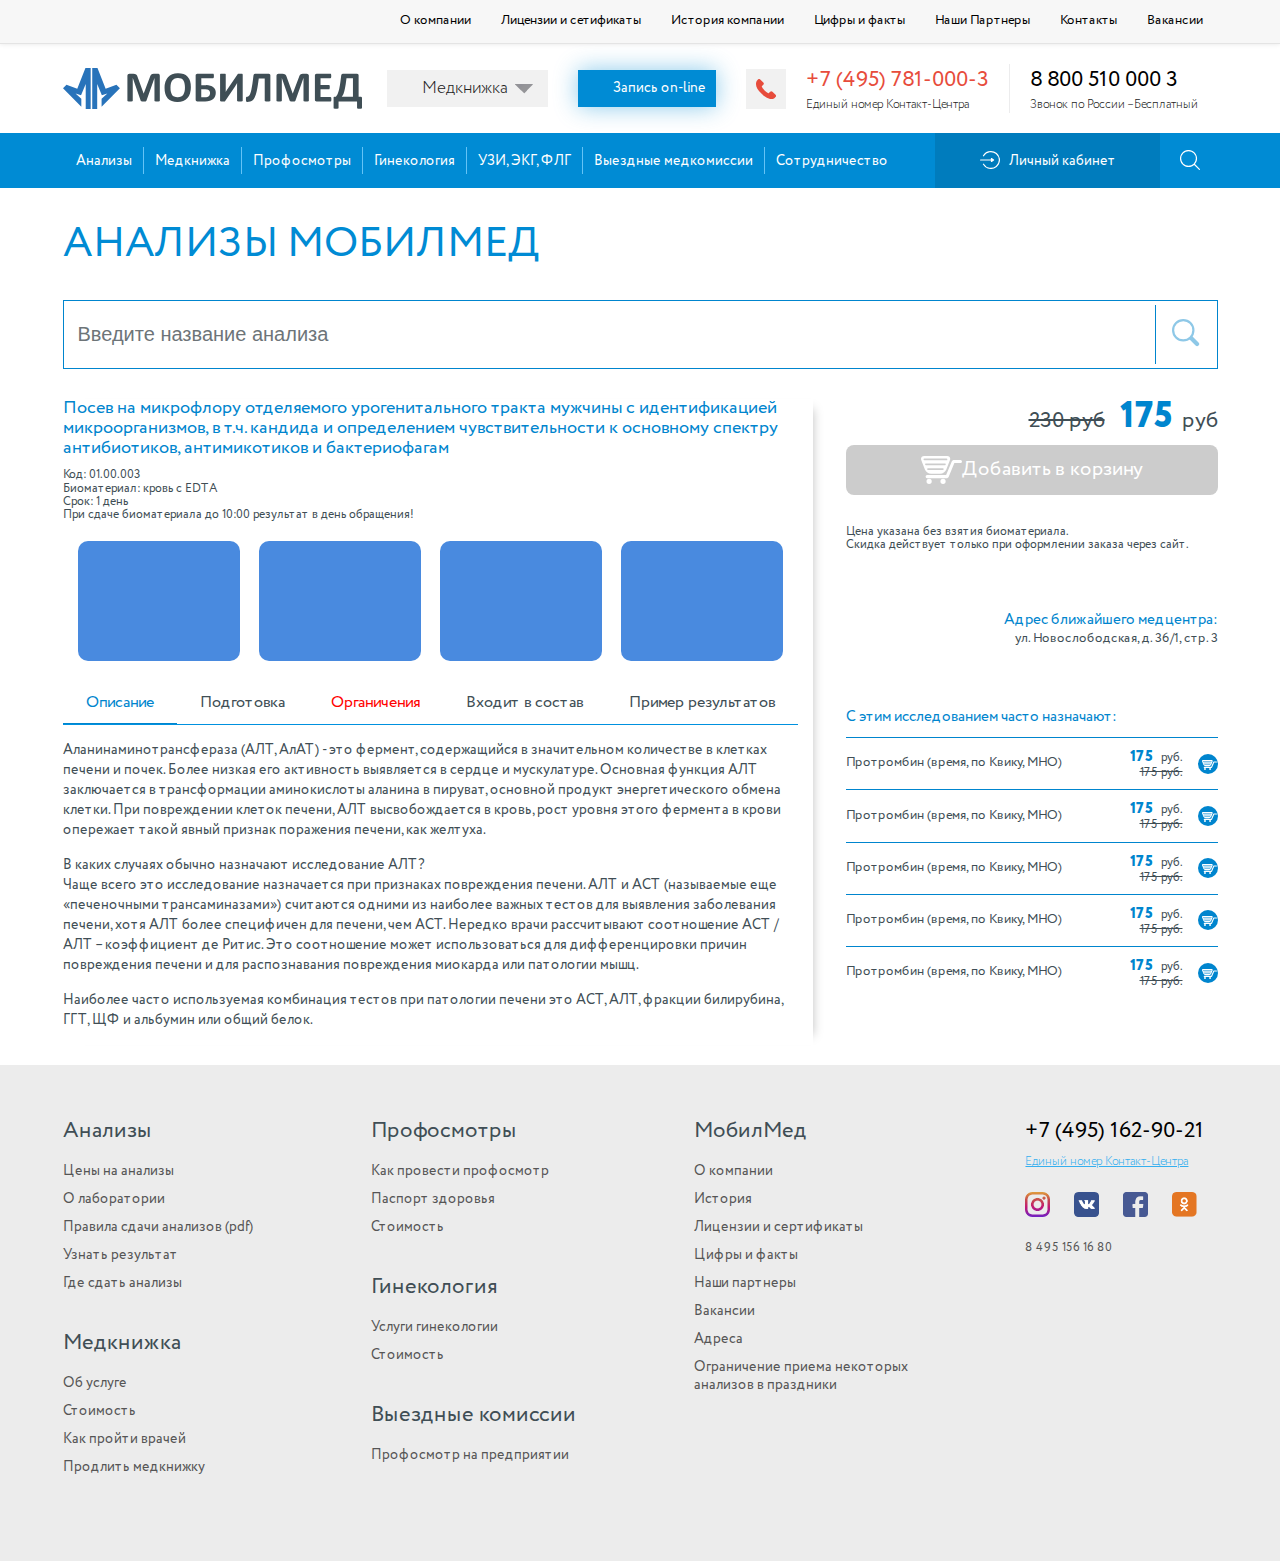
<file: cito-analys.html>
<!DOCTYPE html>
<html lang="ru">
  <head>
    <meta charset="UTF-8" />
    <meta name="viewport" content="width=device-width, initial-scale=1.0" />

    <link rel="stylesheet" href="./css/circe.css" />

    <link rel="stylesheet" href="./css/analysis-page.css" />
    <link rel="stylesheet" href="./css/mobile-analysis.css" />

    <link rel="stylesheet" href="./css/header-footer.css" />
    <link rel="stylesheet" href="./css/cito-analys.css" />
    <link rel="stylesheet" href="./css/mobile-cito-analys.css">

    <title>Анализ</title>
  </head>
  <body>
    <header>
      <section class="header-top-mobile">
        <div class="container">
          <a href="./mobilmed-main.html"
            ><img src="./images/Logo.svg" alt="Mobil Med"
          /></a>
          <div class="menu-burger">
            <img
              src="./images/burger-menu.svg"
              alt="Меню"
              id="menu-burger"
              style="position: relative"
            />
            <div id="dropdown-burger">
              <div class="dropdown-burger">
                <a href="https://laboratory.mobil-med.org/order-check/" class="burger-user-account"
                  >Личный кабинет</a
                >
                <div class="menu-burger-point">Анализы
                  <ul>
                    <li><a href="https://laboratory.mobil-med.org/analysis/">Анализы</a></li>
                    <li><a href="https://laboratory.mobil-med.org/analysis/">Анализы по видам исследований</a></li>
                    <li><a href="https://laboratory.mobil-med.org/analysis/by_organ/">Анализы по органам</a></li>
                    <li><a href="https://laboratory.mobil-med.org/analysis/catalog/">Анализы по категориям</a></li>
                    <li><a href="https://laboratory.mobil-med.org/analysis/cito/">CITO анализы</a></li>
                    <li><a href="https://laboratory.mobil-med.org/analysis/urgent/">Срочные анализы</a></li>
                    <li><a href="https://laboratory.mobil-med.org/order-check/">Узнать результаты</a></li>
                    <li><a href="https://laboratory.mobil-med.org/contacts/list/">Где сдать анализы</a></li>
                  </ul>
                </div>
                <div class="menu-burger-point">Медкнижка
                  <ul>
                    <li><a href="https://www.mobil-med.org/services/medrecords/prices/">Медкнижка</a></li>
                    <li><a href="https://www.mobil-med.org/services/medrecords/prices/">Цены</a></li>
                    <li><a href="https://www.mobil-med.org/services/medrecords/about/">Об услуге</a></li>
                    <li><a href="https://www.mobil-med.org/services/medrecords/howto/">Как пройти врачей</a></li>
                    <li><a href="https://www.mobil-med.org/services/medrecords/extend/">Продлить медкнижку</a></li>
                    <li><a href="https://www.mobil-med.org/services/medrecords/makenew/">Оформить новую медкнижку</a></li>
                    <li><a href="https://www.mobil-med.org/services/medrecords/fullprice/">Полный прайслист на услуги</a></li>
                  </ul>
                </div>
                <div class="menu-burger-point">Профосмотры
                  <ul>
                    <li><a href="https://www.mobil-med.org/services/profexaminations/prices/">Профосмотры</a></li>
                    <li><a href="https://www.mobil-med.org/services/profexaminations/prices/">Цены</a></li>
                    <li><a href="https://www.mobil-med.org/services/profexaminations/about/">Об услуге</a></li>
                    <li><a href="https://www.mobil-med.org/services/profexaminations/passport_zdorovya/">Паспорт здоровья</a></li>
                    <li><a href="https://www.mobil-med.org/services/profexaminations/howto/">Как провести профосмотр</a></li>
                    <li><a href="https://www.mobil-med.org/services/profexaminations/docs/">Документация</a></li>
                  </ul>
                </div>
                <div class="menu-burger-point">Гинекология
                  <ul>
                    <li><a href="https://www.mobil-med.org/services/ginecology/prices/">Гинекология</a></li>
                    <li><a href="https://www.mobil-med.org/services/ginecology/about/">Об услуге</a></li>
                    <li><a href="https://www.mobil-med.org/services/ginecology/prices/programms/">Программы</a></li>
                    <li><a href="https://www.mobil-med.org/services/ginecology/prices/">Прайс</a></li>
                  </ul>
                </div>
                <a href="https://www.mobil-med.org/services/apparatnaya_diagnostika/price/">УЗИ, ЭКГ, ФЛГ</a>
                <a href="https://www.mobil-med.org/services/offsitemedexamination/">Выездные медкомиссии</a>
                <a href="http://www.mobil-lab.ru/">Сотрудничество</a>
                <a href="https://www.mobil-med.org/search/">Поиск</a>
              </div>
            </div>
          </div>
        </div>
      </section>
      <section class="header-top">
        <div class="container">
          <ul>
            <li><a href="https://www.mobil-med.org/about/company/">О компании</a></li>
            <li><a href="https://www.mobil-med.org/about/licenses/">Лицензии и сетификаты</a></li>
            <li><a href="https://www.mobil-med.org/about/history/">История компании</a></li>
            <li><a href="https://www.mobil-med.org/about/factsandnumbers/">Цифры и факты</a></li>
            <li><a href="https://www.mobil-med.org/about/reviews/">Наши Партнеры</a></li>
            <li><a href="https://www.mobil-med.org/offices/">Контакты</a></li>
            <li><a href="https://www.mobil-med.org/careers/">Вакансии</a></li>
          </ul>
        </div>
      </section>
      <section class="header-middle">
        <div class="container header-middle-cont">
          <a href="./mobilmed-main.html" id="main-logo">
            <img
            src="./images/Logo.svg"
            alt="MobilMed Logo"
            style="vertical-align: middle"
            />
          </a>
          <div class="header-middle-main">
            <div class="medbook">
              <div class="medbook-title">Медкнижка</div>
              <div class="medbook-dropdown">
                <a href="https://www.mobil-med.org/services/medrecords/statuslmk/">Проверить статус</a>
                <a href="https://www.mobil-med.org/services/medrecords/checklmk/">Проверить книжку</a>
              </div>
            </div>
            <a href="https://www.mobil-med.org/record/" class="blue-button">Запись on-line</a>
            <div class="phone-icon">
              <img src="./images/engIcon-phone.svg" />
            </div>
            <div class="header-number-block hnb-first">
              <p class="header-number">+7 (495) 781-000-3</p>
              <p class="header-number-subtitle">
                Единый номер<br />
                Контакт-Центра
              </p>
            </div>
            <div class="header-number-block">
              <p class="header-number">8 800 510 000 3</p>
              <p class="header-number-subtitle">
                Звонок по России –<br />Бесплатный
              </p>
            </div>
          </div>
        </div>
      </section>
      <section class="header-menu">
        <div class="container">
          <nav class="header-nav">
            <ul>
              <li>
                <a href="https://laboratory.mobil-med.org/analysis/">Анализы</a>
                <ul class="header-nav-dropdown">
                  <li><a href="https://laboratory.mobil-med.org/analysis/">Анализы по видам исследований</a></li>
                    <li><a href="https://laboratory.mobil-med.org/analysis/by_organ/">Анализы по органам</a></li>
                    <li><a href="https://laboratory.mobil-med.org/analysis/catalog/">Анализы по категориям</a></li>
                    <li><a href="https://laboratory.mobil-med.org/analysis/cito/">CITO анализы</a></li>
                    <li><a href="https://laboratory.mobil-med.org/analysis/urgent/">Срочные анализы</a></li>
                    <li><a href="https://laboratory.mobil-med.org/order-check/">Узнать результаты</a></li>
                    <li><a href="https://laboratory.mobil-med.org/contacts/list/">Где сдать анализы</a></li>
                </ul>
              </li>
              <li>
                <a href="https://www.mobil-med.org/services/medrecords/prices/">Медкнижка</a>
                <ul class="header-nav-dropdown">
                  <li><a href="https://www.mobil-med.org/services/medrecords/prices/">Цены</a></li>
                    <li><a href="https://www.mobil-med.org/services/medrecords/about/">Об услуге</a></li>
                    <li><a href="https://www.mobil-med.org/services/medrecords/howto/">Как пройти врачей</a></li>
                    <li><a href="https://www.mobil-med.org/services/medrecords/extend/">Продлить медкнижку</a></li>
                    <li><a href="https://www.mobil-med.org/services/medrecords/makenew/">Оформить новую медкнижку</a></li>
                    <li><a href="https://www.mobil-med.org/services/medrecords/fullprice/">Полный прайслист на услуги</a></li>
                </ul>
              </li>
              <li>
                <a href="https://www.mobil-med.org/services/profexaminations/prices/">Профосмотры</a>
                <ul class="header-nav-dropdown">
                  <li><a href="https://www.mobil-med.org/services/profexaminations/prices/">Цены</a></li>
                    <li><a href="https://www.mobil-med.org/services/profexaminations/about/">Об услуге</a></li>
                    <li><a href="https://www.mobil-med.org/services/profexaminations/passport_zdorovya/">Паспорт здоровья</a></li>
                    <li><a href="https://www.mobil-med.org/services/profexaminations/howto/">Как провести профосмотр</a></li>
                    <li><a href="https://www.mobil-med.org/services/profexaminations/docs/">Документация</a></li>
                </ul>
              </li>
              <li>
                <a href="https://www.mobil-med.org/services/ginecology/prices/">Гинекология</a>
                <ul class="header-nav-dropdown">
                  <li><a href="https://www.mobil-med.org/services/ginecology/about/">Об услуге</a></li>
                    <li><a href="https://www.mobil-med.org/services/ginecology/prices/programms/">Программы</a></li>
                    <li><a href="https://www.mobil-med.org/services/ginecology/prices/">Прайс</a></li>
                </ul>
              </li>
              <li><a href="https://www.mobil-med.org/services/apparatnaya_diagnostika/price/">УЗИ, ЭКГ, ФЛГ</a></li>
              <li><a href="https://www.mobil-med.org/services/offsitemedexamination/">Выездные медкомиссии</a></li>
              <li><a href="http://www.mobil-lab.ru/">Сотрудничество</a></li>
            </ul>
            <ul>
              <li class="user-account"><a href="https://laboratory.mobil-med.org/order-check/">Личный кабинет</a></li>
              <li class="nav-search">
                <a href="https://www.mobil-med.org/search/"><img src="./images/engIcon-search.svg" /></a>
              </li>
            </ul>
          </nav>
        </div>
      </section>
    </header>

    <main>
      <section class="analysis-search">
        <div class="container">
          <h1>АНАЛИЗЫ МОБИЛМЕД</h1>
          <form class="search-form">
            <input
              type="text"
              class="search-form-input"
              placeholder="Введите название анализа"
            />
            <button class="search-form-btn">
              <img src="./images/search-icon.svg" alt="" />
            </button>
            <div class="search-dropdown">
              <div class="search-card">
                <a href="#" class="search-card-name"
                  >Протромбин (время, по Квику, МНО) ПТИ</a
                >
                <p>03.00.002</p>
                <p>1 д.</p>
                <div class="search-buy-block">
                  <div>
                    <div class="search-price">
                      <p class="slider-item-price">185</p>
                      <p class="small-price-text">руб.</p>
                    </div>
                    <p class="small-price-text">215 руб.</p>
                  </div>
                  <a href="#" class="busket"></a>
                </div>
              </div>
              <div class="search-card">
                <a href="#" class="search-card-name">
                  17-кетостероиды (андростерон, андростендион, ДГЭА,
                  этиохоланолон, эпиандростерон)
                </a>
                <p>03.00.002</p>
                <p>1 д.</p>
                <div class="search-buy-block">
                  <div>
                    <div class="search-price">
                      <p class="slider-item-price">13 000</p>
                      <p class="small-price-text">руб.</p>
                    </div>
                    <p class="small-price-text">21 700 руб.</p>
                  </div>
                  <a href="#" class="busket"></a>
                </div>
              </div>
              <div class="search-card">
                <a href="#" class="search-card-name">
                  17-кетостероиды (андростерон, андростендион, ДГЭА,
                  этиохоланолон, эпиандростерон)
                </a>
                <p>03.00.002</p>
                <p>1 д.</p>
                <div class="search-buy-block">
                  <div>
                    <div class="search-price">
                      <p class="slider-item-price">13 000</p>
                      <p class="small-price-text">руб.</p>
                    </div>
                    <p class="small-price-text">21 700 руб.</p>
                  </div>
                  <a href="#" class="busket"></a>
                </div>
              </div>
              <div class="search-card">
                <a href="#" class="search-card-name">
                  17-кетостероиды (андростерон, андростендион, ДГЭА,
                  этиохоланолон, эпиандростерон)
                </a>
                <p>03.00.002</p>
                <p>1 д.</p>
                <div class="search-buy-block">
                  <div>
                    <div class="search-price">
                      <p class="slider-item-price">13 000</p>
                      <p class="small-price-text">руб.</p>
                    </div>
                    <p class="small-price-text">21 700 руб.</p>
                  </div>
                  <a href="#" class="busket"></a>
                </div>
              </div>
              <div class="search-card">
                <a href="#" class="search-card-name">
                  17-кетостероиды (андростерон, андростендион, ДГЭА,
                  этиохоланолон, эпиандростерон)
                </a>
                <p>03.00.002</p>
                <p>1 д.</p>
                <div class="search-buy-block">
                  <div>
                    <div class="search-price">
                      <p class="slider-item-price">13 000</p>
                      <p class="small-price-text">руб.</p>
                    </div>
                    <p class="small-price-text">21 700 руб.</p>
                  </div>
                  <a href="#" class="busket"></a>
                </div>
              </div>
              <div class="search-card">
                <a href="#" class="search-card-name">
                  17-кетостероиды (андростерон, андростендион, ДГЭА,
                  этиохоланолон, эпиандростерон)
                </a>
                <p>03.00.002</p>
                <p>1 д.</p>
                <div class="search-buy-block">
                  <div>
                    <div class="search-price">
                      <p class="slider-item-price">13 000</p>
                      <p class="small-price-text">руб.</p>
                    </div>
                    <p class="small-price-text">21 700 руб.</p>
                  </div>
                  <a href="#" class="busket"></a>
                </div>
              </div>
              <a href="#" class="search-card-name">Показать все 100</a>
            </div>
          </form>
        </div>
      </section>

      <section class="analys-area">
        <div class="container">
          <div class="textArea">
            <p class="section-title">
              Посев на микрофлору отделяемого урогенитального тракта мужчины с
              идентификацией микроорганизмов, в т.ч. кандида и определением
              чувствительности к основному спектру антибиотиков, антимикотиков и
              бактериофагам
            </p>
            <div class="hide-price-block">
              <div class="textPrice">
                <p>230 руб</p>
                <p>175</p>
                <p>руб</p>
              </div>
              <div class="buy-button" title="Исследование временнно не выполняется. Приносим наши извинения.">
                <img src="./images/cart-icon-white.svg">
                <p>Добавить в корзину</p>
              </div>
            </div>
            <ul class="analys-subtext">
              <li>Код: 01.00.003</li>
              <li>Биоматериал: кровь с EDTA</li>
              <li>Срок: 1 день</li>
              <li>
                При сдаче биоматериала до 10:00 результат в день обращения!
              </li>
            </ul>

            <div class="citoItems">
              <div
                class="citoPicture"
                style="background-color: rgb(73, 138, 223)"
              ></div>
              <div
                class="citoPicture"
                style="background-color: rgb(73, 138, 223)"
              ></div>
              <div
                class="citoPicture"
                style="background-color: rgb(73, 138, 223)"
              ></div>
              <div
                class="citoPicture"
                style="background-color: rgb(73, 138, 223)"
              ></div>
            </div>

            <nav class="text-tabs">
              <ul>
                <li class="selected-tab" id="tab-1">Описание</li>
                <li id="tab-2">Подготовка</li>
                <li id="tab-3">Органичения</li>
                <li id="tab-4">Входит в состав</li>
                <li id="tab-5">Пример результатов</li>
              </ul>
            </nav>

            <div class="analys-text active-text" id="text-1">
              <p>
                Аланинаминотрансфераза (АЛТ, АлАТ) - это фермент, содержащийся в
                значительном количестве в клетках печени и почек. Более низкая
                его активность выявляется в сердце и мускулатуре. Основная
                функция AЛТ заключается в трансформации аминокислоты аланина в
                пируват, основной продукт энергетического обмена клетки. При
                повреждении клеток печени, АЛТ высвобождается в кровь, рост
                уровня этого фермента в крови опережает такой явный признак
                поражения печени, как желтуха.
              </p>
              <p>
                В каких случаях обычно назначают исследование АЛТ?<br />
                Чаще всего это исследование назначается при признаках
                повреждения печени. AЛТ и АСТ (называемые еще «печеночными
                трансаминазами») считаются одними из наиболее важных тестов для
                выявления заболевания печени, хотя AЛТ более специфичен для
                печени, чем AСТ. Нередко врачи рассчитывают соотношение AСТ /
                AЛТ – коэффициент де Ритис. Это соотношение может использоваться
                для дифференцировки причин повреждения печени и для
                распознавания повреждения миокарда или патологии мышц.
              </p>
              <p>
                Наиболее часто используемая комбинация тестов при патологии
                печени это АСТ, АЛТ, фракции билирубина, ГГТ, ЩФ и альбумин или
                общий белок.
              </p>
            </div>
            <div class="analys-text" id="text-2">
              <p>
                Аланинаминотрансфераза (АЛТ, АлАТ) - это фермент, содержащийся в
                значительном количестве в клетках печени и почек. Более низкая
                его активность выявляется в сердце и мускулатуре. Основная
                функция AЛТ заключается в трансформации аминокислоты аланина в
                пируват, основной продукт энергетического обмена клетки. При
                повреждении клеток печени, АЛТ высвобождается в кровь, рост
                уровня этого фермента в крови опережает такой явный признак
                поражения печени, как желтуха.
              </p>
              <p>
                В каких случаях обычно назначают исследование АЛТ?<br />
                Чаще всего это исследование назначается при признаках
                повреждения печени. AЛТ и АСТ (называемые еще «печеночными
                трансаминазами») считаются одними из наиболее важных тестов для
                выявления заболевания печени, хотя AЛТ более специфичен для
                печени, чем AСТ. Нередко врачи рассчитывают соотношение AСТ /
                AЛТ – коэффициент де Ритис. Это соотношение может использоваться
                для дифференцировки причин повреждения печени и для
                распознавания повреждения миокарда или патологии мышц.
              </p>
              <p>
                Наиболее часто используемая комбинация тестов при патологии
                печени это АСТ, АЛТ, фракции билирубина, ГГТ, ЩФ и альбумин или
                общий белок.
              </p>
            </div>
            <div class="analys-text" id="text-3">
              <p>
                Аланинаминотрансфераза (АЛТ, АлАТ) - это фермент, содержащийся в
                значительном количестве в клетках печени и почек. Более низкая
                его активность выявляется в сердце и мускулатуре. Основная
                функция AЛТ заключается в трансформации аминокислоты аланина в
                пируват, основной продукт энергетического обмена клетки. При
                повреждении клеток печени, АЛТ высвобождается в кровь, рост
                уровня этого фермента в крови опережает такой явный признак
                поражения печени, как желтуха.
              </p>
              <p>
                В каких случаях обычно назначают исследование АЛТ?<br />
                Чаще всего это исследование назначается при признаках
                повреждения печени. AЛТ и АСТ (называемые еще «печеночными
                трансаминазами») считаются одними из наиболее важных тестов для
                выявления заболевания печени, хотя AЛТ более специфичен для
                печени, чем AСТ. Нередко врачи рассчитывают соотношение AСТ /
                AЛТ – коэффициент де Ритис. Это соотношение может использоваться
                для дифференцировки причин повреждения печени и для
                распознавания повреждения миокарда или патологии мышц.
              </p>
              <p>
                Наиболее часто используемая комбинация тестов при патологии
                печени это АСТ, АЛТ, фракции билирубина, ГГТ, ЩФ и альбумин или
                общий белок.
              </p>
            </div>
            <div class="analys-text" id="text-4">
              <div class="search-card">
                <div>
                  <p class="search-card-name">Диагностика заболеваний щитовидной железы, базовый</p>
                <p class="search-card-name">Код: 50.00.020, Биоматериал: сыворотка, Срок: 1 д.</p>
                <p class="search-card-name">При сдаче биоматериала до 10:00. Результат будет готов в день обращения!</p>
                </div>
                <p>1 485 руб</p>
                    <div class="search-price">
                      <p class="slider-item-price">13 350</p>
                      <p class="small-price-text">руб</p>
                    </div>
              </div>
              <div class="search-card">
                <div>
                  <p class="search-card-name">Диагностика заболеваний щитовидной железы, базовый</p>
                <p class="search-card-name">Код: 50.00.020, Биоматериал: сыворотка, Срок: 1 д.</p>
                <p class="search-card-name">При сдаче биоматериала до 10:00. Результат будет готов в день обращения!</p>
                </div>
                <p>1 485 руб</p>
                    <div class="search-price">
                      <p class="slider-item-price">13 350</p>
                      <p class="small-price-text">руб</p>
                    </div>
              </div>
              <div class="search-card">
                <div>
                  <p class="search-card-name">Диагностика заболеваний щитовидной железы, базовый</p>
                <p class="search-card-name">Код: 50.00.020, Биоматериал: сыворотка, Срок: 1 д.</p>
                <p class="search-card-name">При сдаче биоматериала до 10:00. Результат будет готов в день обращения!</p>
                </div>
                <p>1 485 руб</p>
                    <div class="search-price">
                      <p class="slider-item-price">13 350</p>
                      <p class="small-price-text">руб</p>
                    </div>
              </div>
              <div class="search-card">
                <div>
                  <p class="search-card-name">Диагностика заболеваний щитовидной железы, базовый</p>
                <p class="search-card-name">Код: 50.00.020, Биоматериал: сыворотка, Срок: 1 д.</p>
                <p class="search-card-name">При сдаче биоматериала до 10:00. Результат будет готов в день обращения!</p>
                </div>
                <p>1 485 руб</p>
                    <div class="search-price">
                      <p class="slider-item-price">13 350</p>
                      <p class="small-price-text">руб</p>
                    </div>
              </div>
              <div class="search-card">
                <div>
                  <p class="search-card-name">Диагностика заболеваний щитовидной железы, базовый</p>
                <p class="search-card-name">Код: 50.00.020, Биоматериал: сыворотка, Срок: 1 д.</p>
                <p class="search-card-name">При сдаче биоматериала до 10:00. Результат будет готов в день обращения!</p>
                </div>
                <p>1 485 руб</p>
                    <div class="search-price">
                      <p class="slider-item-price">13 350</p>
                      <p class="small-price-text">руб</p>
                    </div>
              </div>
            </div>
            <div class="analys-text" id="text-5">
              <img src="./images/doc.jpg">
            </div>


          </div>
          <div class="buyArea">
              <div class="price-block">
                <div class="textPrice">
                  <p>230 руб</p>
                  <p>175</p>
                  <p>руб</p>
              </div>
              <div class="buy-button" title="Исследование временнно не выполняется. Приносим наши извинения.">
                  <img src="./images/cart-icon-white.svg">
                  <p>Добавить в корзину</p>
              </div>
              <ul class="analys-subtext">
                  <li>Цена указана без взятия биоматериала.</li>
                  <li>Скидка действует только при оформлении заказа через сайт.</li>
              </ul>
              </div>
              <p class="adress-text">Адрес ближайшего медцентра:</p>
              <p class="adress-text">ул. Новослободская, д. 36/1, стр. 3</p>

              <p>С этим исследованием часто назначают:</p>
              <div class="search-card">
                <a href="#" class="search-card-name"
                  >Протромбин (время, по Квику, МНО)</a
                >
                <div class="search-buy-block">
                  <div>
                    <div class="search-price">
                      <p class="slider-item-price">175</p>
                      <p class="small-price-text">руб.</p>
                    </div>
                    <p class="small-price-text">175 руб.</p>
                  </div>
                  <a href="#" class="busket"></a>
                </div>
              </div>
              <div class="search-card">
                <a href="#" class="search-card-name"
                  >Протромбин (время, по Квику, МНО)</a
                >
                <div class="search-buy-block">
                  <div>
                    <div class="search-price">
                      <p class="slider-item-price">175</p>
                      <p class="small-price-text">руб.</p>
                    </div>
                    <p class="small-price-text">175 руб.</p>
                  </div>
                  <a href="#" class="busket"></a>
                </div>
              </div>
              <div class="search-card">
                <a href="#" class="search-card-name"
                  >Протромбин (время, по Квику, МНО)</a
                >
                <div class="search-buy-block">
                  <div>
                    <div class="search-price">
                      <p class="slider-item-price">175</p>
                      <p class="small-price-text">руб.</p>
                    </div>
                    <p class="small-price-text">175 руб.</p>
                  </div>
                  <a href="#" class="busket"></a>
                </div>
              </div>
              <div class="search-card">
                <a href="#" class="search-card-name"
                  >Протромбин (время, по Квику, МНО)</a
                >
                <div class="search-buy-block">
                  <div>
                    <div class="search-price">
                      <p class="slider-item-price">175</p>
                      <p class="small-price-text">руб.</p>
                    </div>
                    <p class="small-price-text">175 руб.</p>
                  </div>
                  <a href="#" class="busket"></a>
                </div>
              </div>
              <div class="search-card">
                <a href="#" class="search-card-name"
                  >Протромбин (время, по Квику, МНО)</a
                >
                <div class="search-buy-block">
                  <div>
                    <div class="search-price">
                      <p class="slider-item-price">175</p>
                      <p class="small-price-text">руб.</p>
                    </div>
                    <p class="small-price-text">175 руб.</p>
                  </div>
                  <a href="#" class="busket"></a>
                </div>
              </div>
          </div>
        </div>
      </section>
    </main>

    <footer>
      <div class="container">
        <div class="footer">
          <div class="footer-column">
            <div class="footer-column-block">
              <p class="footer-title">Анализы</p>
              <a href="https://laboratory.mobil-med.org/analysis/" class="footer-link">Цены на анализы</a>
              <a href="https://www.mobil-lab.ru/about/history/" class="footer-link">О лаборатории</a>
              <a href="#" class="footer-link">Правила сдачи анализов (pdf)</a>
              <a href="https://laboratory.mobil-med.org/order-check/" class="footer-link">Узнать результат</a>
              <a href="https://laboratory.mobil-med.org/contacts/list/" class="footer-link">Где сдать анализы</a>
            </div>
            <div class="footer-column-block">
              <p class="footer-title">Медкнижка</p>
              <a href="https://www.mobil-med.org/services/medrecords/about/" class="footer-link">Об услуге</a>
              <a href="https://www.mobil-med.org/services/medrecords/prices/" class="footer-link">Стоимость</a>
              <a href="https://www.mobil-med.org/services/medrecords/howto/" class="footer-link">Как пройти врачей</a>
              <a href="https://www.mobil-med.org/services/medrecords/extend/" class="footer-link">Продлить медкнижку</a>
            </div>
            <div class="footer-column footer-column-block">
              <div class="header-number-block footer-number-block">
                <p class="header-number">+7 (495) 162-90-21</p>
                <p class="header-number-subtitle">
                  Единый номер Контакт-Центра
                </p>
              </div>
              <div class="social-links">
                <a href="https://www.instagram.com/mobil_med/"
                  ><img src="./images/inst.png" alt=""
                /></a>
                <a href="https://vk.com/club19541355"
                  ><img src="./images/vk.png" alt=""
                /></a>
                <a href="https://www.facebook.com/medknijka/"
                  ><img src="./images/fb.png" alt=""
                /></a>
                <a href="https://ok.ru/group/55080573599745"
                  ><img src="./images/ok.png" alt=""
                /></a>
              </div>
              <p class="footer-link">8 495 156 16 80</p>
            </div>
          </div>
          <div class="footer-column">
            <div class="footer-column-block">
              <p class="footer-title">Профосмотры</p>
              <a href="https://www.mobil-med.org/services/profexaminations/howto/" class="footer-link">Как провести профосмотр</a>
              <a href="https://www.mobil-med.org/services/profexaminations/passport_zdorovya/" class="footer-link">Паспорт здоровья</a>
              <a href="https://www.mobil-med.org/services/profexaminations/prices/" class="footer-link">Стоимость</a>
            </div>
            <div class="footer-column-block">
              <p class="footer-title">Гинекология</p>
              <a href="https://www.mobil-med.org/services/ginecology/about/" class="footer-link">Услуги гинекологии</a>
              <a href="https://www.mobil-med.org/services/ginecology/prices/" class="footer-link">Стоимость</a>
            </div>
            <div class="footer-column-block">
              <p class="footer-title">Выездные комиссии</p>
              <a href="https://www.mobil-med.org/services/offsitemedexamination/" class="footer-link">Профосмотр на предприятии</a>
            </div>
          </div>
          <div class="footer-column">
            <div class="footer-column-block">
              <p class="footer-title">МобилМед</p>
              <a href="https://www.mobil-med.org/about/company/" class="footer-link">О компании</a>
              <a href="https://www.mobil-med.org/about/history/" class="footer-link">История</a>
              <a href="https://www.mobil-med.org/about/licenses/" class="footer-link">Лицензии и сертификаты</a>
              <a href="https://www.mobil-med.org/about/factsandnumbers/" class="footer-link">Цифры и факты</a>
              <a href="https://www.mobil-med.org/about/reviews/" class="footer-link">Наши партнеры</a>
              <a href="https://www.mobil-med.org/careers/" class="footer-link">Вакансии</a>
              <a href="https://peterlyshak.github.io/contacts/list/" class="footer-link">Адреса</a>
              <a href="https://www.mobil-med.org/upload/documents/Work_In_NewYear.pdf" class="footer-link"
                >Ограничение приема некоторых<br />анализов в праздники</a
              >
            </div>
          </div>
          <div class="footer-column">
            <div class="header-number-block footer-number-block">
              <p class="header-number">+7 (495) 162-90-21</p>
              <p class="header-number-subtitle">Единый номер Контакт-Центра</p>
            </div>
            <div class="social-links">
              <a href="https://www.instagram.com/mobil_med/"
                ><img src="./images/inst.png" alt=""
              /></a>
              <a href="https://vk.com/club19541355"
                ><img src="./images/vk.png" alt=""
              /></a>
              <a href="https://www.facebook.com/medknijka/"
                ><img src="./images/fb.png" alt=""
              /></a>
              <a href="https://ok.ru/group/55080573599745"
                ><img src="./images/ok.png" alt=""
              /></a>
            </div>
            <p class="footer-link">8 495 156 16 80</p>
          </div>
        </div>
      </div>
    </footer>

    <script src="./js/jquery-3.4.1.min.js"></script>
    <script src="./js/cito-analys.js"></script>
    <script src="./js/script.js"></script>
  </body>
</html>
</file>
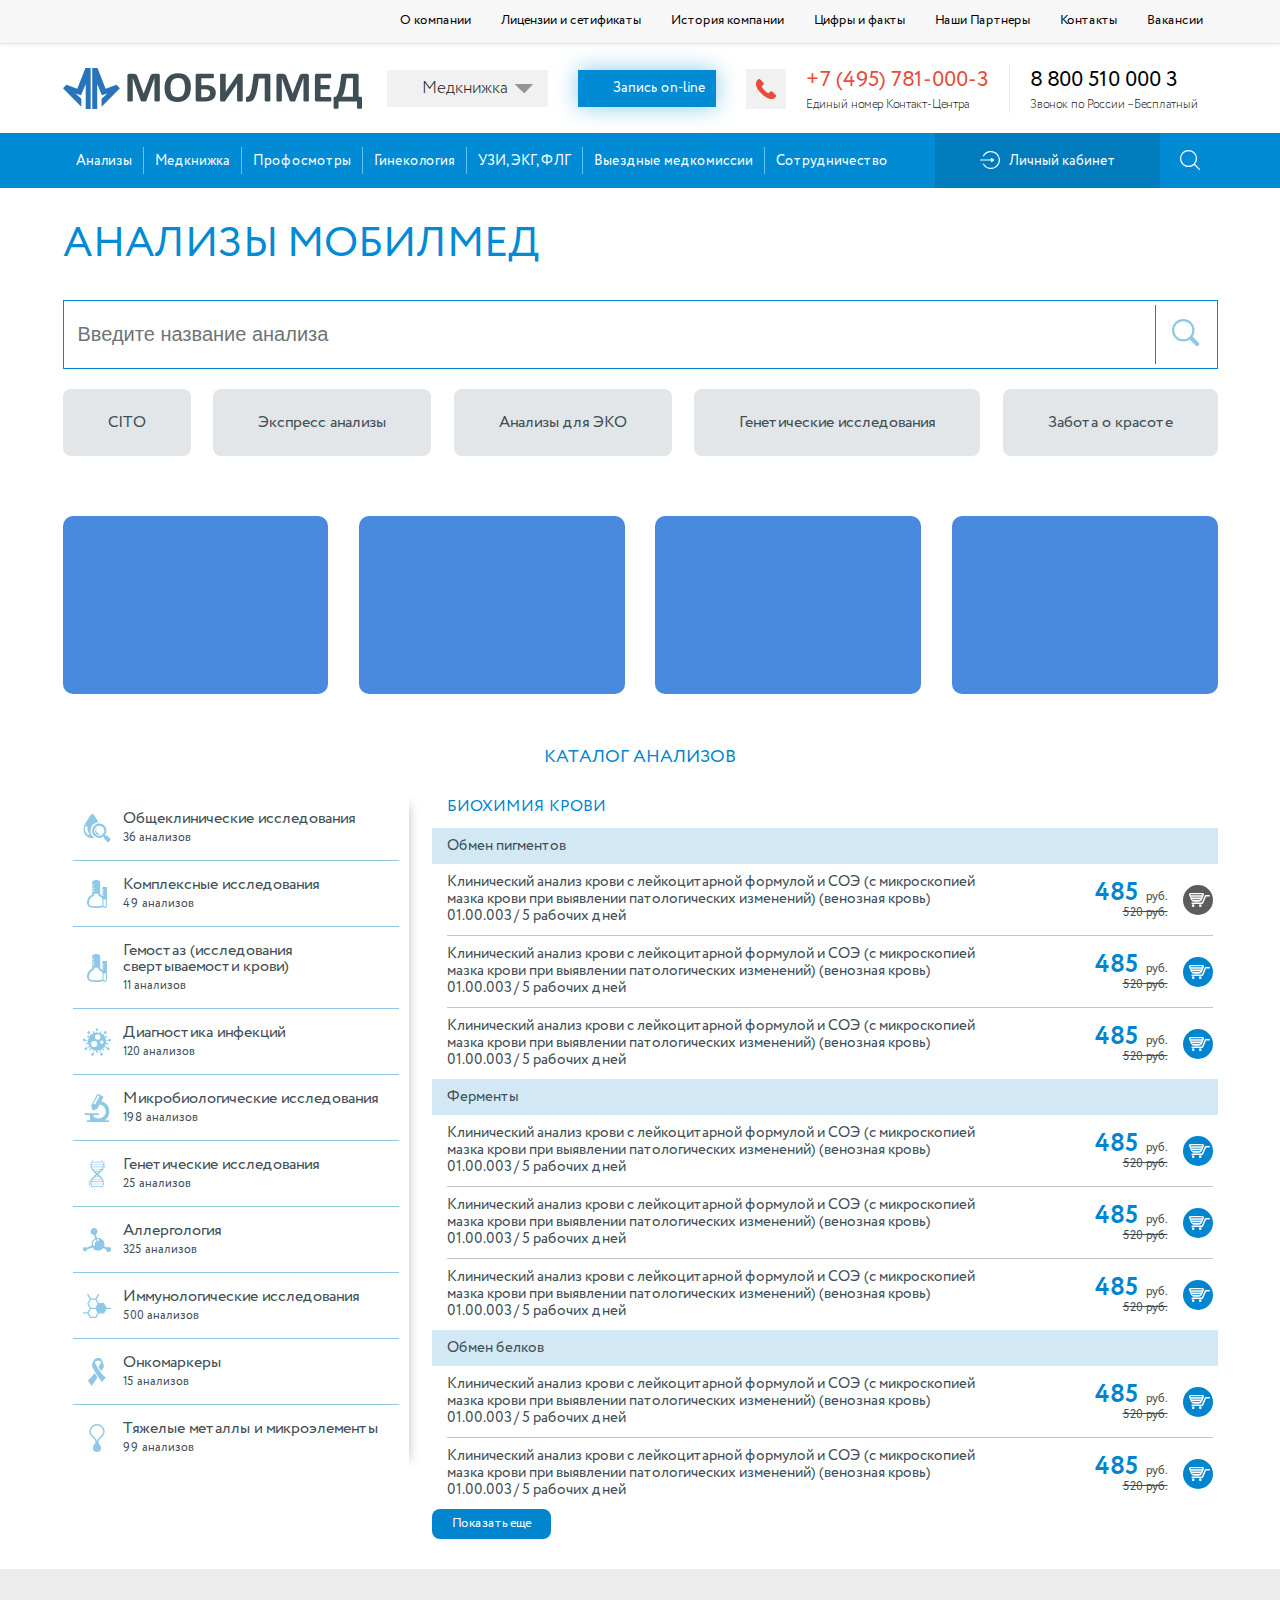
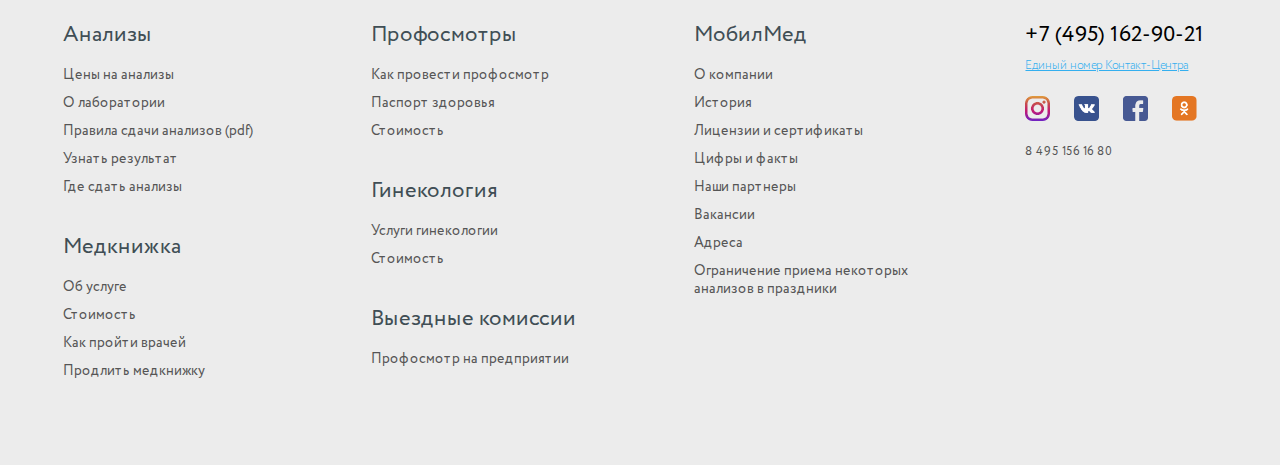
<file: cito-catalog.html>
<!DOCTYPE html>
<html lang="ru">
  <head>
    <meta charset="UTF-8" />
    <meta name="viewport" content="width=device-width, initial-scale=1.0" />

    <link rel="stylesheet" href="./css/circe.css" />

    <link rel="stylesheet" href="./css/analysis-page.css" />
    <link rel="stylesheet" href="./css/mobile-analysis.css" />

    <link rel="stylesheet" href="./css/cito-catalog.css" />
    <link rel="stylesheet" href="./css/mobile-cito-catalog.css" />

    <link rel="stylesheet" href="./css/header-footer.css" />

    <title>CITO Анализы в Мобил Мед</title>
  </head>
  <body>
    <header>
      <section class="header-top-mobile">
        <div class="container">
          <a href="./mobilmed-main.html"
            ><img src="./images/Logo.svg" alt="Mobil Med"
          /></a>
          <div class="menu-burger">
            <img
              src="./images/burger-menu.svg"
              alt="Меню"
              id="menu-burger"
              style="position: relative"
            />
            <div id="dropdown-burger">
              <div class="dropdown-burger">
                <a href="https://laboratory.mobil-med.org/order-check/" class="burger-user-account"
                  >Личный кабинет</a
                >
                <div class="menu-burger-point">Анализы
                  <ul>
                    <li><a href="https://laboratory.mobil-med.org/analysis/">Анализы</a></li>
                    <li><a href="https://laboratory.mobil-med.org/analysis/">Анализы по видам исследований</a></li>
                    <li><a href="https://laboratory.mobil-med.org/analysis/by_organ/">Анализы по органам</a></li>
                    <li><a href="https://laboratory.mobil-med.org/analysis/catalog/">Анализы по категориям</a></li>
                    <li><a href="https://laboratory.mobil-med.org/analysis/cito/">CITO анализы</a></li>
                    <li><a href="https://laboratory.mobil-med.org/analysis/urgent/">Срочные анализы</a></li>
                    <li><a href="https://laboratory.mobil-med.org/order-check/">Узнать результаты</a></li>
                    <li><a href="https://laboratory.mobil-med.org/contacts/list/">Где сдать анализы</a></li>
                  </ul>
                </div>
                <div class="menu-burger-point">Медкнижка
                  <ul>
                    <li><a href="https://www.mobil-med.org/services/medrecords/prices/">Медкнижка</a></li>
                    <li><a href="https://www.mobil-med.org/services/medrecords/prices/">Цены</a></li>
                    <li><a href="https://www.mobil-med.org/services/medrecords/about/">Об услуге</a></li>
                    <li><a href="https://www.mobil-med.org/services/medrecords/howto/">Как пройти врачей</a></li>
                    <li><a href="https://www.mobil-med.org/services/medrecords/extend/">Продлить медкнижку</a></li>
                    <li><a href="https://www.mobil-med.org/services/medrecords/makenew/">Оформить новую медкнижку</a></li>
                    <li><a href="https://www.mobil-med.org/services/medrecords/fullprice/">Полный прайслист на услуги</a></li>
                  </ul>
                </div>
                <div class="menu-burger-point">Профосмотры
                  <ul>
                    <li><a href="https://www.mobil-med.org/services/profexaminations/prices/">Профосмотры</a></li>
                    <li><a href="https://www.mobil-med.org/services/profexaminations/prices/">Цены</a></li>
                    <li><a href="https://www.mobil-med.org/services/profexaminations/about/">Об услуге</a></li>
                    <li><a href="https://www.mobil-med.org/services/profexaminations/passport_zdorovya/">Паспорт здоровья</a></li>
                    <li><a href="https://www.mobil-med.org/services/profexaminations/howto/">Как провести профосмотр</a></li>
                    <li><a href="https://www.mobil-med.org/services/profexaminations/docs/">Документация</a></li>
                  </ul>
                </div>
                <div class="menu-burger-point">Гинекология
                  <ul>
                    <li><a href="https://www.mobil-med.org/services/ginecology/prices/">Гинекология</a></li>
                    <li><a href="https://www.mobil-med.org/services/ginecology/about/">Об услуге</a></li>
                    <li><a href="https://www.mobil-med.org/services/ginecology/prices/programms/">Программы</a></li>
                    <li><a href="https://www.mobil-med.org/services/ginecology/prices/">Прайс</a></li>
                  </ul>
                </div>
                <a href="https://www.mobil-med.org/services/apparatnaya_diagnostika/price/">УЗИ, ЭКГ, ФЛГ</a>
                <a href="https://www.mobil-med.org/services/offsitemedexamination/">Выездные медкомиссии</a>
                <a href="http://www.mobil-lab.ru/">Сотрудничество</a>
                <a href="https://www.mobil-med.org/search/">Поиск</a>
              </div>
            </div>
          </div>
        </div>
      </section>
      <section class="header-top">
        <div class="container">
          <ul>
            <li><a href="https://www.mobil-med.org/about/company/">О компании</a></li>
            <li><a href="https://www.mobil-med.org/about/licenses/">Лицензии и сетификаты</a></li>
            <li><a href="https://www.mobil-med.org/about/history/">История компании</a></li>
            <li><a href="https://www.mobil-med.org/about/factsandnumbers/">Цифры и факты</a></li>
            <li><a href="https://www.mobil-med.org/about/reviews/">Наши Партнеры</a></li>
            <li><a href="https://www.mobil-med.org/offices/">Контакты</a></li>
            <li><a href="https://www.mobil-med.org/careers/">Вакансии</a></li>
          </ul>
        </div>
      </section>
      <section class="header-middle">
        <div class="container header-middle-cont">
          <a href="./mobilmed-main.html" id="main-logo">
            <img
            src="./images/Logo.svg"
            alt="MobilMed Logo"
            style="vertical-align: middle"
            />
          </a>
          <div class="header-middle-main">
            <div class="medbook">
              <div class="medbook-title">Медкнижка</div>
              <div class="medbook-dropdown">
                <a href="https://www.mobil-med.org/services/medrecords/statuslmk/">Проверить статус</a>
                <a href="https://www.mobil-med.org/services/medrecords/checklmk/">Проверить книжку</a>
              </div>
            </div>
            <a href="https://www.mobil-med.org/record/" class="blue-button">Запись on-line</a>
            <div class="phone-icon">
              <img src="./images/engIcon-phone.svg" />
            </div>
            <div class="header-number-block hnb-first">
              <p class="header-number">+7 (495) 781-000-3</p>
              <p class="header-number-subtitle">
                Единый номер<br />
                Контакт-Центра
              </p>
            </div>
            <div class="header-number-block">
              <p class="header-number">8 800 510 000 3</p>
              <p class="header-number-subtitle">
                Звонок по России –<br />Бесплатный
              </p>
            </div>
          </div>
        </div>
      </section>
      <section class="header-menu">
        <div class="container">
          <nav class="header-nav">
            <ul>
              <li>
                <a href="https://laboratory.mobil-med.org/analysis/">Анализы</a>
                <ul class="header-nav-dropdown">
                  <li><a href="https://laboratory.mobil-med.org/analysis/">Анализы по видам исследований</a></li>
                    <li><a href="https://laboratory.mobil-med.org/analysis/by_organ/">Анализы по органам</a></li>
                    <li><a href="https://laboratory.mobil-med.org/analysis/catalog/">Анализы по категориям</a></li>
                    <li><a href="https://laboratory.mobil-med.org/analysis/cito/">CITO анализы</a></li>
                    <li><a href="https://laboratory.mobil-med.org/analysis/urgent/">Срочные анализы</a></li>
                    <li><a href="https://laboratory.mobil-med.org/order-check/">Узнать результаты</a></li>
                    <li><a href="https://laboratory.mobil-med.org/contacts/list/">Где сдать анализы</a></li>
                </ul>
              </li>
              <li>
                <a href="https://www.mobil-med.org/services/medrecords/prices/">Медкнижка</a>
                <ul class="header-nav-dropdown">
                  <li><a href="https://www.mobil-med.org/services/medrecords/prices/">Цены</a></li>
                    <li><a href="https://www.mobil-med.org/services/medrecords/about/">Об услуге</a></li>
                    <li><a href="https://www.mobil-med.org/services/medrecords/howto/">Как пройти врачей</a></li>
                    <li><a href="https://www.mobil-med.org/services/medrecords/extend/">Продлить медкнижку</a></li>
                    <li><a href="https://www.mobil-med.org/services/medrecords/makenew/">Оформить новую медкнижку</a></li>
                    <li><a href="https://www.mobil-med.org/services/medrecords/fullprice/">Полный прайслист на услуги</a></li>
                </ul>
              </li>
              <li>
                <a href="https://www.mobil-med.org/services/profexaminations/prices/">Профосмотры</a>
                <ul class="header-nav-dropdown">
                  <li><a href="https://www.mobil-med.org/services/profexaminations/prices/">Цены</a></li>
                    <li><a href="https://www.mobil-med.org/services/profexaminations/about/">Об услуге</a></li>
                    <li><a href="https://www.mobil-med.org/services/profexaminations/passport_zdorovya/">Паспорт здоровья</a></li>
                    <li><a href="https://www.mobil-med.org/services/profexaminations/howto/">Как провести профосмотр</a></li>
                    <li><a href="https://www.mobil-med.org/services/profexaminations/docs/">Документация</a></li>
                </ul>
              </li>
              <li>
                <a href="https://www.mobil-med.org/services/ginecology/prices/">Гинекология</a>
                <ul class="header-nav-dropdown">
                  <li><a href="https://www.mobil-med.org/services/ginecology/about/">Об услуге</a></li>
                    <li><a href="https://www.mobil-med.org/services/ginecology/prices/programms/">Программы</a></li>
                    <li><a href="https://www.mobil-med.org/services/ginecology/prices/">Прайс</a></li>
                </ul>
              </li>
              <li><a href="https://www.mobil-med.org/services/apparatnaya_diagnostika/price/">УЗИ, ЭКГ, ФЛГ</a></li>
              <li><a href="https://www.mobil-med.org/services/offsitemedexamination/">Выездные медкомиссии</a></li>
              <li><a href="http://www.mobil-lab.ru/">Сотрудничество</a></li>
            </ul>
            <ul>
              <li class="user-account"><a href="https://laboratory.mobil-med.org/order-check/">Личный кабинет</a></li>
              <li class="nav-search">
                <a href="https://www.mobil-med.org/search/"><img src="./images/engIcon-search.svg" /></a>
              </li>
            </ul>
          </nav>
        </div>
      </section>
    </header>

    <main>
      <section class="analysis-search">
        <div class="container">
          <h1>АНАЛИЗЫ МОБИЛМЕД</h1>
          <form class="search-form">
            <input
              type="text"
              class="search-form-input"
              placeholder="Введите название анализа"
            />
            <button class="search-form-btn">
              <img src="./images/search-icon.svg" alt="" />
            </button>
            <div class="search-dropdown">
              <div class="search-card">
                <a href="#" class="search-card-name"
                  >Протромбин (время, по Квику, МНО) ПТИ</a
                >
                <p>03.00.002</p>
                <p>1 д.</p>
                <div class="search-buy-block">
                  <div>
                    <div class="search-price">
                      <p class="slider-item-price">185</p>
                      <p class="small-price-text">руб.</p>
                    </div>
                    <p class="small-price-text">215 руб.</p>
                  </div>
                  <a href="#" class="busket"></a>
                </div>
              </div>
              <div class="search-card">
                <a href="#" class="search-card-name">
                  17-кетостероиды (андростерон, андростендион, ДГЭА,
                  этиохоланолон, эпиандростерон)
                </a>
                <p>03.00.002</p>
                <p>1 д.</p>
                <div class="search-buy-block">
                  <div>
                    <div class="search-price">
                      <p class="slider-item-price">13 000</p>
                      <p class="small-price-text">руб.</p>
                    </div>
                    <p class="small-price-text">21 700 руб.</p>
                  </div>
                  <a href="#" class="busket"></a>
                </div>
              </div>
              <div class="search-card">
                <a href="#" class="search-card-name">
                  17-кетостероиды (андростерон, андростендион, ДГЭА,
                  этиохоланолон, эпиандростерон)
                </a>
                <p>03.00.002</p>
                <p>1 д.</p>
                <div class="search-buy-block">
                  <div>
                    <div class="search-price">
                      <p class="slider-item-price">13 000</p>
                      <p class="small-price-text">руб.</p>
                    </div>
                    <p class="small-price-text">21 700 руб.</p>
                  </div>
                  <a href="#" class="busket"></a>
                </div>
              </div>
              <div class="search-card">
                <a href="#" class="search-card-name">
                  17-кетостероиды (андростерон, андростендион, ДГЭА,
                  этиохоланолон, эпиандростерон)
                </a>
                <p>03.00.002</p>
                <p>1 д.</p>
                <div class="search-buy-block">
                  <div>
                    <div class="search-price">
                      <p class="slider-item-price">13 000</p>
                      <p class="small-price-text">руб.</p>
                    </div>
                    <p class="small-price-text">21 700 руб.</p>
                  </div>
                  <a href="#" class="busket"></a>
                </div>
              </div>
              <div class="search-card">
                <a href="#" class="search-card-name">
                  17-кетостероиды (андростерон, андростендион, ДГЭА,
                  этиохоланолон, эпиандростерон)
                </a>
                <p>03.00.002</p>
                <p>1 д.</p>
                <div class="search-buy-block">
                  <div>
                    <div class="search-price">
                      <p class="slider-item-price">13 000</p>
                      <p class="small-price-text">руб.</p>
                    </div>
                    <p class="small-price-text">21 700 руб.</p>
                  </div>
                  <a href="#" class="busket"></a>
                </div>
              </div>
              <div class="search-card">
                <a href="#" class="search-card-name">
                  17-кетостероиды (андростерон, андростендион, ДГЭА,
                  этиохоланолон, эпиандростерон)
                </a>
                <p>03.00.002</p>
                <p>1 д.</p>
                <div class="search-buy-block">
                  <div>
                    <div class="search-price">
                      <p class="slider-item-price">13 000</p>
                      <p class="small-price-text">руб.</p>
                    </div>
                    <p class="small-price-text">21 700 руб.</p>
                  </div>
                  <a href="#" class="busket"></a>
                </div>
              </div>
              <a href="#" class="search-card-name">Показать все 100</a>
            </div>
          </form>
          <div class="cards">
            <a href="#" class="card">CITO</a>
            <a href="#" class="card">Экспресс анализы</a>
            <a href="#" class="card">Анализы для ЭКО</a>
            <a href="#" class="card">Генетические исследования</a>
            <a href="#" class="card">Забота о красоте</a>
          </div>
        </div>
      </section>

      <section class="citoItems">
        <div class="container">
          <div
            class="citoPicture"
            style="background-color: rgb(73, 138, 223)"
          ></div>
          <div
            class="citoPicture"
            style="background-color: rgb(73, 138, 223)"
          ></div>
          <div
            class="citoPicture"
            style="background-color: rgb(73, 138, 223)"
          ></div>
          <div
            class="citoPicture"
            style="background-color: rgb(73, 138, 223)"
          ></div>
        </div>
      </section>
      <!-- тут зашлушки -->

      <section class="analysisCatalog">
        <div class="container">
          <p class="section-title">каталог анализов</p>
          <div class="CATALOG">
            <div class="categories">
              <a
                href="#"
                class="research-item"
                style="background-image: url(./images/type-search-icon-1.svg)"
              >
                <p class="research-item-title">Общеклинические исследования</p>
                <p class="research-item-subtitle">36 анализов</p>
              </a>
              <a
                href="#"
                class="research-item"
                style="background-image: url(./images/type-search-icon-2.svg)"
              >
                <p class="research-item-title">Комплексные исследования</p>
                <p class="research-item-subtitle">49 анализов</p>
              </a>
              <a
                href="#"
                class="research-item"
                style="background-image: url(./images/type-search-icon-2.svg)"
              >
                <p class="research-item-title">Гемостаз (исследования свертываемости крови)</p>
                <p class="research-item-subtitle">11 анализов</p>
              </a>
              <a
                href="#"
                class="research-item"
                style="background-image: url(./images/type-search-icon-3.svg)"
              >
                <p class="research-item-title">Диагностика инфекций</p>
                <p class="research-item-subtitle">120 анализов</p>
              </a>
              <a
                href="#"
                class="research-item"
                style="background-image: url(./images/type-search-icon-4.svg)"
              >
                <p class="research-item-title">
                  Микробиологические исследования
                </p>
                <p class="research-item-subtitle">198 анализов</p>
              </a>
              <a
                href="#"
                class="research-item"
                style="background-image: url(./images/type-search-icon-5.svg)"
              >
                <p class="research-item-title">Генетические исследования</p>
                <p class="research-item-subtitle">25 анализов</p>
              </a>
              <a
                href="#"
                class="research-item"
                style="background-image: url(./images/type-search-icon-6.svg)"
              >
                <p class="research-item-title">Аллергология</p>
                <p class="research-item-subtitle">325 анализов</p>
              </a>
              <a
                href="#"
                class="research-item"
                style="background-image: url(./images/type-search-icon-7.svg)"
              >
                <p class="research-item-title">Иммунологические исследования</p>
                <p class="research-item-subtitle">500 анализов</p>
              </a>
              <a
                href="#"
                class="research-item"
                style="background-image: url(./images/type-search-icon-8.svg)"
              >
                <p class="research-item-title">Онкомаркеры</p>
                <p class="research-item-subtitle">15 анализов</p>
              </a>
              <a
                href="#"
                class="research-item"
                style="background-image: url(./images/type-search-icon-9.svg)"
              >
                <p class="research-item-title">
                  Тяжелые металлы и микроэлементы
                </p>
                <p class="research-item-subtitle">99 анализов</p>
              </a>
            </div>
            <div class="analysis">
              <p class="section-title">биохимия крови</p>

              <div>
                <p class="analysis-subtitle">Обмен пигментов</p>
                <div class="search-card">
                  <a href="#" class="search-card-name"
                    >Клинический анализ крови с лейкоцитарной формулой и СОЭ (с
                    микроскопией мазка крови при выявлении патологических
                    изменений) (венозная кровь)<br />01.00.003 / 5 рабочих
                    дней</a
                  >
                  <div class="search-buy-block">
                    <div>
                      <div class="search-price">
                        <p class="slider-item-price">485</p>
                        <p class="small-price-text">руб.</p>
                      </div>
                      <p class="small-price-text">520 руб.</p>
                    </div>
                    <a
                      href="#"
                      class="busket busket-nope"
                      title="Исследование временнно не выполняется. Приносим наши извинения."
                    ></a>
                  </div>
                </div>
                <div class="search-card">
                  <a href="#" class="search-card-name"
                    >Клинический анализ крови с лейкоцитарной формулой и СОЭ (с
                    микроскопией мазка крови при выявлении патологических
                    изменений) (венозная кровь)<br />01.00.003 / 5 рабочих
                    дней</a
                  >
                  <div class="search-buy-block">
                    <div>
                      <div class="search-price">
                        <p class="slider-item-price">485</p>
                        <p class="small-price-text">руб.</p>
                      </div>
                      <p class="small-price-text">520 руб.</p>
                    </div>
                    <a href="#" class="busket"></a>
                  </div>
                </div>
                <div class="search-card">
                  <a href="#" class="search-card-name"
                    >Клинический анализ крови с лейкоцитарной формулой и СОЭ (с
                    микроскопией мазка крови при выявлении патологических
                    изменений) (венозная кровь)<br />01.00.003 / 5 рабочих
                    дней</a
                  >
                  <div class="search-buy-block">
                    <div>
                      <div class="search-price">
                        <p class="slider-item-price">485</p>
                        <p class="small-price-text">руб.</p>
                      </div>
                      <p class="small-price-text">520 руб.</p>
                    </div>
                    <a href="#" class="busket"></a>
                  </div>
                </div>
              </div>

              <div>
                <p class="analysis-subtitle">Ферменты</p>
                <div class="search-card">
                  <a href="#" class="search-card-name"
                    >Клинический анализ крови с лейкоцитарной формулой и СОЭ (с
                    микроскопией мазка крови при выявлении патологических
                    изменений) (венозная кровь)<br />01.00.003 / 5 рабочих
                    дней</a
                  >
                  <div class="search-buy-block">
                    <div>
                      <div class="search-price">
                        <p class="slider-item-price">485</p>
                        <p class="small-price-text">руб.</p>
                      </div>
                      <p class="small-price-text">520 руб.</p>
                    </div>
                    <a href="#" class="busket"></a>
                  </div>
                </div>
                <div class="search-card">
                  <a href="#" class="search-card-name"
                    >Клинический анализ крови с лейкоцитарной формулой и СОЭ (с
                    микроскопией мазка крови при выявлении патологических
                    изменений) (венозная кровь)<br />01.00.003 / 5 рабочих
                    дней</a
                  >
                  <div class="search-buy-block">
                    <div>
                      <div class="search-price">
                        <p class="slider-item-price">485</p>
                        <p class="small-price-text">руб.</p>
                      </div>
                      <p class="small-price-text">520 руб.</p>
                    </div>
                    <a href="#" class="busket"></a>
                  </div>
                </div>
                <div class="search-card">
                  <a href="#" class="search-card-name"
                    >Клинический анализ крови с лейкоцитарной формулой и СОЭ (с
                    микроскопией мазка крови при выявлении патологических
                    изменений) (венозная кровь)<br />01.00.003 / 5 рабочих
                    дней</a
                  >
                  <div class="search-buy-block">
                    <div>
                      <div class="search-price">
                        <p class="slider-item-price">485</p>
                        <p class="small-price-text">руб.</p>
                      </div>
                      <p class="small-price-text">520 руб.</p>
                    </div>
                    <a href="#" class="busket"></a>
                  </div>
                </div>
              </div>

              <div>
                <p class="analysis-subtitle">Обмен белков</p>
                <div class="search-card">
                  <a href="#" class="search-card-name"
                    >Клинический анализ крови с лейкоцитарной формулой и СОЭ (с
                    микроскопией мазка крови при выявлении патологических
                    изменений) (венозная кровь)<br />01.00.003 / 5 рабочих
                    дней</a
                  >
                  <div class="search-buy-block">
                    <div>
                      <div class="search-price">
                        <p class="slider-item-price">485</p>
                        <p class="small-price-text">руб.</p>
                      </div>
                      <p class="small-price-text">520 руб.</p>
                    </div>
                    <a href="#" class="busket"></a>
                  </div>
                </div>
                <div class="search-card">
                  <a href="#" class="search-card-name"
                    >Клинический анализ крови с лейкоцитарной формулой и СОЭ (с
                    микроскопией мазка крови при выявлении патологических
                    изменений) (венозная кровь)<br />01.00.003 / 5 рабочих
                    дней</a
                  >
                  <div class="search-buy-block">
                    <div>
                      <div class="search-price">
                        <p class="slider-item-price">485</p>
                        <p class="small-price-text">руб.</p>
                      </div>
                      <p class="small-price-text">520 руб.</p>
                    </div>
                    <a href="#" class="busket"></a>
                  </div>
                </div>
              </div>

              <a href="#" class="button">Показать еще</a>
            </div>
          </div>
        </div>
      </section>
    </main>

    <footer>
      <div class="container">
        <div class="footer">
          <div class="footer-column">
            <div class="footer-column-block">
              <p class="footer-title">Анализы</p>
              <a href="https://laboratory.mobil-med.org/analysis/" class="footer-link">Цены на анализы</a>
              <a href="https://www.mobil-lab.ru/about/history/" class="footer-link">О лаборатории</a>
              <a href="#" class="footer-link">Правила сдачи анализов (pdf)</a>
              <a href="https://laboratory.mobil-med.org/order-check/" class="footer-link">Узнать результат</a>
              <a href="https://laboratory.mobil-med.org/contacts/list/" class="footer-link">Где сдать анализы</a>
            </div>
            <div class="footer-column-block">
              <p class="footer-title">Медкнижка</p>
              <a href="https://www.mobil-med.org/services/medrecords/about/" class="footer-link">Об услуге</a>
              <a href="https://www.mobil-med.org/services/medrecords/prices/" class="footer-link">Стоимость</a>
              <a href="https://www.mobil-med.org/services/medrecords/howto/" class="footer-link">Как пройти врачей</a>
              <a href="https://www.mobil-med.org/services/medrecords/extend/" class="footer-link">Продлить медкнижку</a>
            </div>
            <div class="footer-column footer-column-block">
              <div class="header-number-block footer-number-block">
                <p class="header-number">+7 (495) 162-90-21</p>
                <p class="header-number-subtitle">
                  Единый номер Контакт-Центра
                </p>
              </div>
              <div class="social-links">
                <a href="https://www.instagram.com/mobil_med/"
                  ><img src="./images/inst.png" alt=""
                /></a>
                <a href="https://vk.com/club19541355"
                  ><img src="./images/vk.png" alt=""
                /></a>
                <a href="https://www.facebook.com/medknijka/"
                  ><img src="./images/fb.png" alt=""
                /></a>
                <a href="https://ok.ru/group/55080573599745"
                  ><img src="./images/ok.png" alt=""
                /></a>
              </div>
              <p class="footer-link">8 495 156 16 80</p>
            </div>
          </div>
          <div class="footer-column">
            <div class="footer-column-block">
              <p class="footer-title">Профосмотры</p>
              <a href="https://www.mobil-med.org/services/profexaminations/howto/" class="footer-link">Как провести профосмотр</a>
              <a href="https://www.mobil-med.org/services/profexaminations/passport_zdorovya/" class="footer-link">Паспорт здоровья</a>
              <a href="https://www.mobil-med.org/services/profexaminations/prices/" class="footer-link">Стоимость</a>
            </div>
            <div class="footer-column-block">
              <p class="footer-title">Гинекология</p>
              <a href="https://www.mobil-med.org/services/ginecology/about/" class="footer-link">Услуги гинекологии</a>
              <a href="https://www.mobil-med.org/services/ginecology/prices/" class="footer-link">Стоимость</a>
            </div>
            <div class="footer-column-block">
              <p class="footer-title">Выездные комиссии</p>
              <a href="https://www.mobil-med.org/services/offsitemedexamination/" class="footer-link">Профосмотр на предприятии</a>
            </div>
          </div>
          <div class="footer-column">
            <div class="footer-column-block">
              <p class="footer-title">МобилМед</p>
              <a href="https://www.mobil-med.org/about/company/" class="footer-link">О компании</a>
              <a href="https://www.mobil-med.org/about/history/" class="footer-link">История</a>
              <a href="https://www.mobil-med.org/about/licenses/" class="footer-link">Лицензии и сертификаты</a>
              <a href="https://www.mobil-med.org/about/factsandnumbers/" class="footer-link">Цифры и факты</a>
              <a href="https://www.mobil-med.org/about/reviews/" class="footer-link">Наши партнеры</a>
              <a href="https://www.mobil-med.org/careers/" class="footer-link">Вакансии</a>
              <a href="https://peterlyshak.github.io/contacts/list/" class="footer-link">Адреса</a>
              <a href="https://www.mobil-med.org/upload/documents/Work_In_NewYear.pdf" class="footer-link"
                >Ограничение приема некоторых<br />анализов в праздники</a
              >
            </div>
          </div>
          <div class="footer-column">
            <div class="header-number-block footer-number-block">
              <p class="header-number">+7 (495) 162-90-21</p>
              <p class="header-number-subtitle">Единый номер Контакт-Центра</p>
            </div>
            <div class="social-links">
              <a href="https://www.instagram.com/mobil_med/"
                ><img src="./images/inst.png" alt=""
              /></a>
              <a href="https://vk.com/club19541355"
                ><img src="./images/vk.png" alt=""
              /></a>
              <a href="https://www.facebook.com/medknijka/"
                ><img src="./images/fb.png" alt=""
              /></a>
              <a href="https://ok.ru/group/55080573599745"
                ><img src="./images/ok.png" alt=""
              /></a>
            </div>
            <p class="footer-link">8 495 156 16 80</p>
          </div>
        </div>
      </div>
    </footer>

    <script src="./js/jquery-3.4.1.min.js"></script>
    <script src="./js/script.js"></script>
  </body>
</html>
</file>
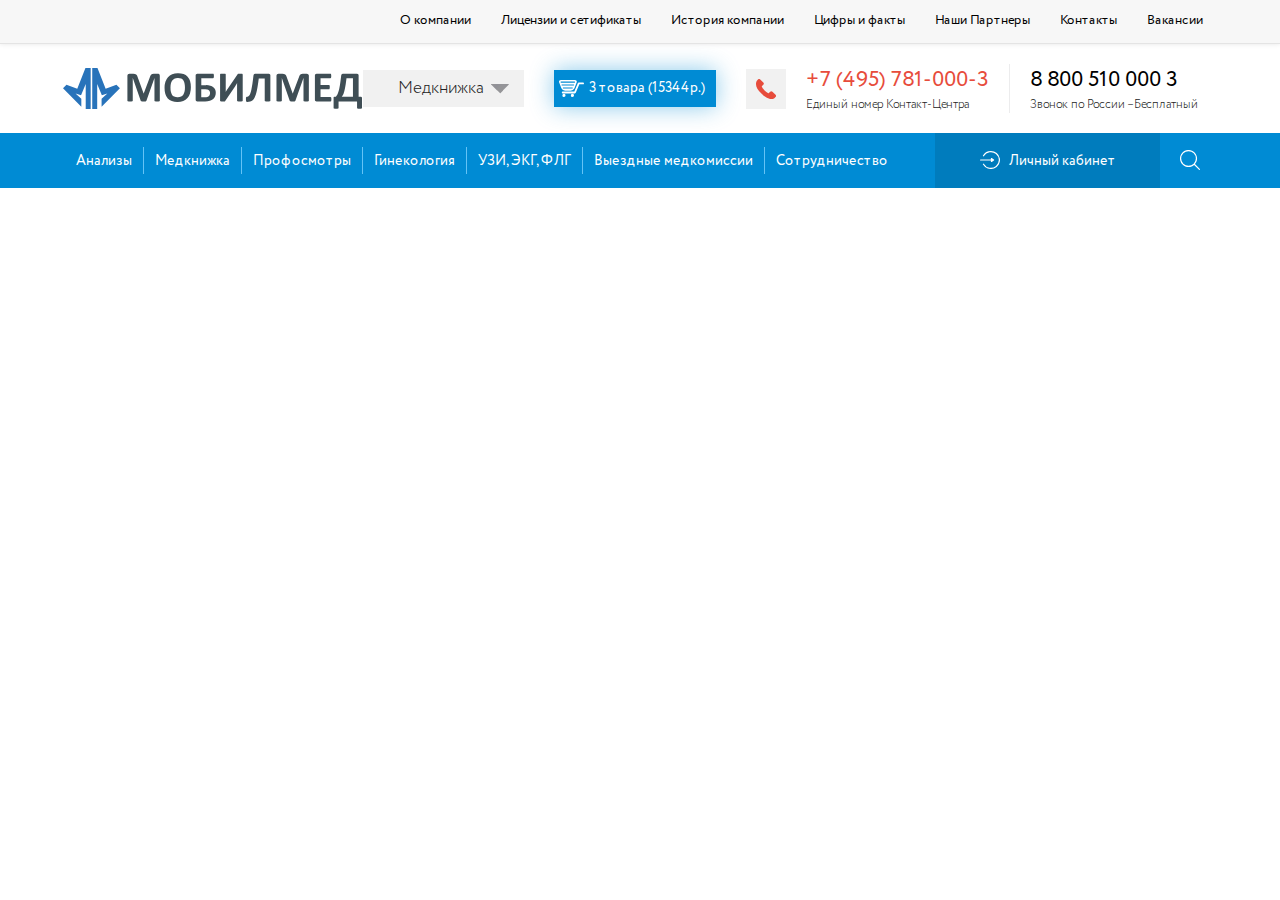
<file: example.html>
<!DOCTYPE html>
<html lang="ru">
<head>
    <meta charset="UTF-8">
    <meta name="viewport" content="width=device-width, initial-scale=1.0">
    <title>Example</title>
    <link rel="stylesheet" href="./css/circe.css">
    <link rel="stylesheet" href="./css/header-footer.css">
</head>
<body>
    <header>
        <section class="header-top-mobile">
          <div class="container">
            <a href="./mobilmed-main.html"
              ><img src="./images/Logo.svg" alt="Mobil Med"
            /></a>
            <div class="menu-burger">
              <img
                src="./images/burger-menu.svg"
                alt="Меню"
                id="menu-burger"
                style="position: relative"
              />
              <div id="dropdown-burger">
                <div class="dropdown-burger">
                  <a href="https://laboratory.mobil-med.org/order-check/" class="burger-user-account"
                    >Личный кабинет</a
                  >
                  <div class="menu-burger-point">Анализы
                    <ul>
                      <li><a href="https://laboratory.mobil-med.org/analysis/">Анализы</a></li>
                      <li><a href="https://laboratory.mobil-med.org/analysis/">Анализы по видам исследований</a></li>
                      <li><a href="https://laboratory.mobil-med.org/analysis/by_organ/">Анализы по органам</a></li>
                      <li><a href="https://laboratory.mobil-med.org/analysis/catalog/">Анализы по категориям</a></li>
                      <li><a href="https://laboratory.mobil-med.org/analysis/cito/">CITO анализы</a></li>
                      <li><a href="https://laboratory.mobil-med.org/analysis/urgent/">Срочные анализы</a></li>
                      <li><a href="https://laboratory.mobil-med.org/order-check/">Узнать результаты</a></li>
                      <li><a href="https://laboratory.mobil-med.org/contacts/list/">Где сдать анализы</a></li>
                    </ul>
                  </div>
                  <div class="menu-burger-point">Медкнижка
                    <ul>
                      <li><a href="https://www.mobil-med.org/services/medrecords/prices/">Медкнижка</a></li>
                      <li><a href="https://www.mobil-med.org/services/medrecords/prices/">Цены</a></li>
                      <li><a href="https://www.mobil-med.org/services/medrecords/about/">Об услуге</a></li>
                      <li><a href="https://www.mobil-med.org/services/medrecords/howto/">Как пройти врачей</a></li>
                      <li><a href="https://www.mobil-med.org/services/medrecords/extend/">Продлить медкнижку</a></li>
                      <li><a href="https://www.mobil-med.org/services/medrecords/makenew/">Оформить новую медкнижку</a></li>
                      <li><a href="https://www.mobil-med.org/services/medrecords/fullprice/">Полный прайслист на услуги</a></li>
                    </ul>
                  </div>
                  <div class="menu-burger-point">Профосмотры
                    <ul>
                      <li><a href="https://www.mobil-med.org/services/profexaminations/prices/">Профосмотры</a></li>
                      <li><a href="https://www.mobil-med.org/services/profexaminations/prices/">Цены</a></li>
                      <li><a href="https://www.mobil-med.org/services/profexaminations/about/">Об услуге</a></li>
                      <li><a href="https://www.mobil-med.org/services/profexaminations/passport_zdorovya/">Паспорт здоровья</a></li>
                      <li><a href="https://www.mobil-med.org/services/profexaminations/howto/">Как провести профосмотр</a></li>
                      <li><a href="https://www.mobil-med.org/services/profexaminations/docs/">Документация</a></li>
                    </ul>
                  </div>
                  <div class="menu-burger-point">Гинекология
                    <ul>
                      <li><a href="https://www.mobil-med.org/services/ginecology/prices/">Гинекология</a></li>
                      <li><a href="https://www.mobil-med.org/services/ginecology/about/">Об услуге</a></li>
                      <li><a href="https://www.mobil-med.org/services/ginecology/prices/programms/">Программы</a></li>
                      <li><a href="https://www.mobil-med.org/services/ginecology/prices/">Прайс</a></li>
                    </ul>
                  </div>
                  <a href="https://www.mobil-med.org/services/apparatnaya_diagnostika/price/">УЗИ, ЭКГ, ФЛГ</a>
                  <a href="https://www.mobil-med.org/services/offsitemedexamination/">Выездные медкомиссии</a>
                  <a href="http://www.mobil-lab.ru/">Сотрудничество</a>
                  <a href="https://www.mobil-med.org/search/">Поиск</a>
                </div>
              </div>
            </div>
          </div>
        </section>
        <section class="header-top">
          <div class="container">
            <ul>
              <li><a href="https://www.mobil-med.org/about/company/">О компании</a></li>
              <li><a href="https://www.mobil-med.org/about/licenses/">Лицензии и сетификаты</a></li>
              <li><a href="https://www.mobil-med.org/about/history/">История компании</a></li>
              <li><a href="https://www.mobil-med.org/about/factsandnumbers/">Цифры и факты</a></li>
              <li><a href="https://www.mobil-med.org/about/reviews/">Наши Партнеры</a></li>
              <li><a href="https://www.mobil-med.org/offices/">Контакты</a></li>
              <li><a href="https://www.mobil-med.org/careers/">Вакансии</a></li>
            </ul>
          </div>
        </section>
        <section class="header-middle">
          <div class="container header-middle-cont">
            <a href="./mobilmed-main.html">
              <img
              src="./images/Logo.svg"
              alt="MobilMed Logo"
              style="vertical-align: middle"
              />
            </a>
            <div class="header-middle-main">
              <div class="medbook">
                <div class="medbook-title">Медкнижка</div>
                <div class="medbook-dropdown">
                  <a href="https://www.mobil-med.org/services/medrecords/statuslmk/">Проверить статус</a>
                  <a href="https://www.mobil-med.org/services/medrecords/checklmk/">Проверить книжку</a>
                </div>
              </div>

              <a href="https://www.mobil-med.org/record/" id="basket-button" class="blue-button"></a>

              <div class="phone-icon">
                <img src="./images/engIcon-phone.svg" />
              </div>
              <div class="header-number-block hnb-first">
                <p class="header-number">+7 (495) 781-000-3</p>
                <p class="header-number-subtitle">
                  Единый номер<br />
                  Контакт-Центра
                </p>
              </div>
              <div class="header-number-block">
                <p class="header-number">8 800 510 000 3</p>
                <p class="header-number-subtitle">
                  Звонок по России –<br />Бесплатный
                </p>
              </div>
            </div>
          </div>
        </section>
        <section class="header-menu">
          <div class="container">
            <nav class="header-nav">
              <ul>
                <li>
                  <a href="https://laboratory.mobil-med.org/analysis/">Анализы</a>
                  <ul class="header-nav-dropdown">
                    <li><a href="https://laboratory.mobil-med.org/analysis/">Анализы по видам исследований</a></li>
                      <li><a href="https://laboratory.mobil-med.org/analysis/by_organ/">Анализы по органам</a></li>
                      <li><a href="https://laboratory.mobil-med.org/analysis/catalog/">Анализы по категориям</a></li>
                      <li><a href="https://laboratory.mobil-med.org/analysis/cito/">CITO анализы</a></li>
                      <li><a href="https://laboratory.mobil-med.org/analysis/urgent/">Срочные анализы</a></li>
                      <li><a href="https://laboratory.mobil-med.org/order-check/">Узнать результаты</a></li>
                      <li><a href="https://laboratory.mobil-med.org/contacts/list/">Где сдать анализы</a></li>
                  </ul>
                </li>
                <li>
                  <a href="https://www.mobil-med.org/services/medrecords/prices/">Медкнижка</a>
                  <ul class="header-nav-dropdown">
                    <li><a href="https://www.mobil-med.org/services/medrecords/prices/">Цены</a></li>
                      <li><a href="https://www.mobil-med.org/services/medrecords/about/">Об услуге</a></li>
                      <li><a href="https://www.mobil-med.org/services/medrecords/howto/">Как пройти врачей</a></li>
                      <li><a href="https://www.mobil-med.org/services/medrecords/extend/">Продлить медкнижку</a></li>
                      <li><a href="https://www.mobil-med.org/services/medrecords/makenew/">Оформить новую медкнижку</a></li>
                      <li><a href="https://www.mobil-med.org/services/medrecords/fullprice/">Полный прайслист на услуги</a></li>
                  </ul>
                </li>
                <li>
                  <a href="https://www.mobil-med.org/services/profexaminations/prices/">Профосмотры</a>
                  <ul class="header-nav-dropdown">
                    <li><a href="https://www.mobil-med.org/services/profexaminations/prices/">Цены</a></li>
                      <li><a href="https://www.mobil-med.org/services/profexaminations/about/">Об услуге</a></li>
                      <li><a href="https://www.mobil-med.org/services/profexaminations/passport_zdorovya/">Паспорт здоровья</a></li>
                      <li><a href="https://www.mobil-med.org/services/profexaminations/howto/">Как провести профосмотр</a></li>
                      <li><a href="https://www.mobil-med.org/services/profexaminations/docs/">Документация</a></li>
                  </ul>
                </li>
                <li>
                  <a href="https://www.mobil-med.org/services/ginecology/prices/">Гинекология</a>
                  <ul class="header-nav-dropdown">
                    <li><a href="https://www.mobil-med.org/services/ginecology/about/">Об услуге</a></li>
                      <li><a href="https://www.mobil-med.org/services/ginecology/prices/programms/">Программы</a></li>
                      <li><a href="https://www.mobil-med.org/services/ginecology/prices/">Прайс</a></li>
                  </ul>
                </li>
                  <li><a href="https://www.mobil-med.org/services/apparatnaya_diagnostika/price/">УЗИ, ЭКГ, ФЛГ</a></li>
                  <li><a href="https://www.mobil-med.org/services/offsitemedexamination/">Выездные медкомиссии</a></li>
                  <li><a href="http://www.mobil-lab.ru/">Сотрудничество</a></li>
              </ul>
              <ul>
                <li class="user-account"><a href="https://laboratory.mobil-med.org/order-check/">Личный кабинет</a></li>
                <li class="nav-search">
                  <a href="https://www.mobil-med.org/search/"><img src="./images/engIcon-search.svg" /></a>
                </li>
              </ul>
            </nav>
          </div>
        </section>
      </header>
      <script src="./js/jquery-3.4.1.min.js"></script>
      <script src="./js/script.js"></script>
</body>
</html>
</file>
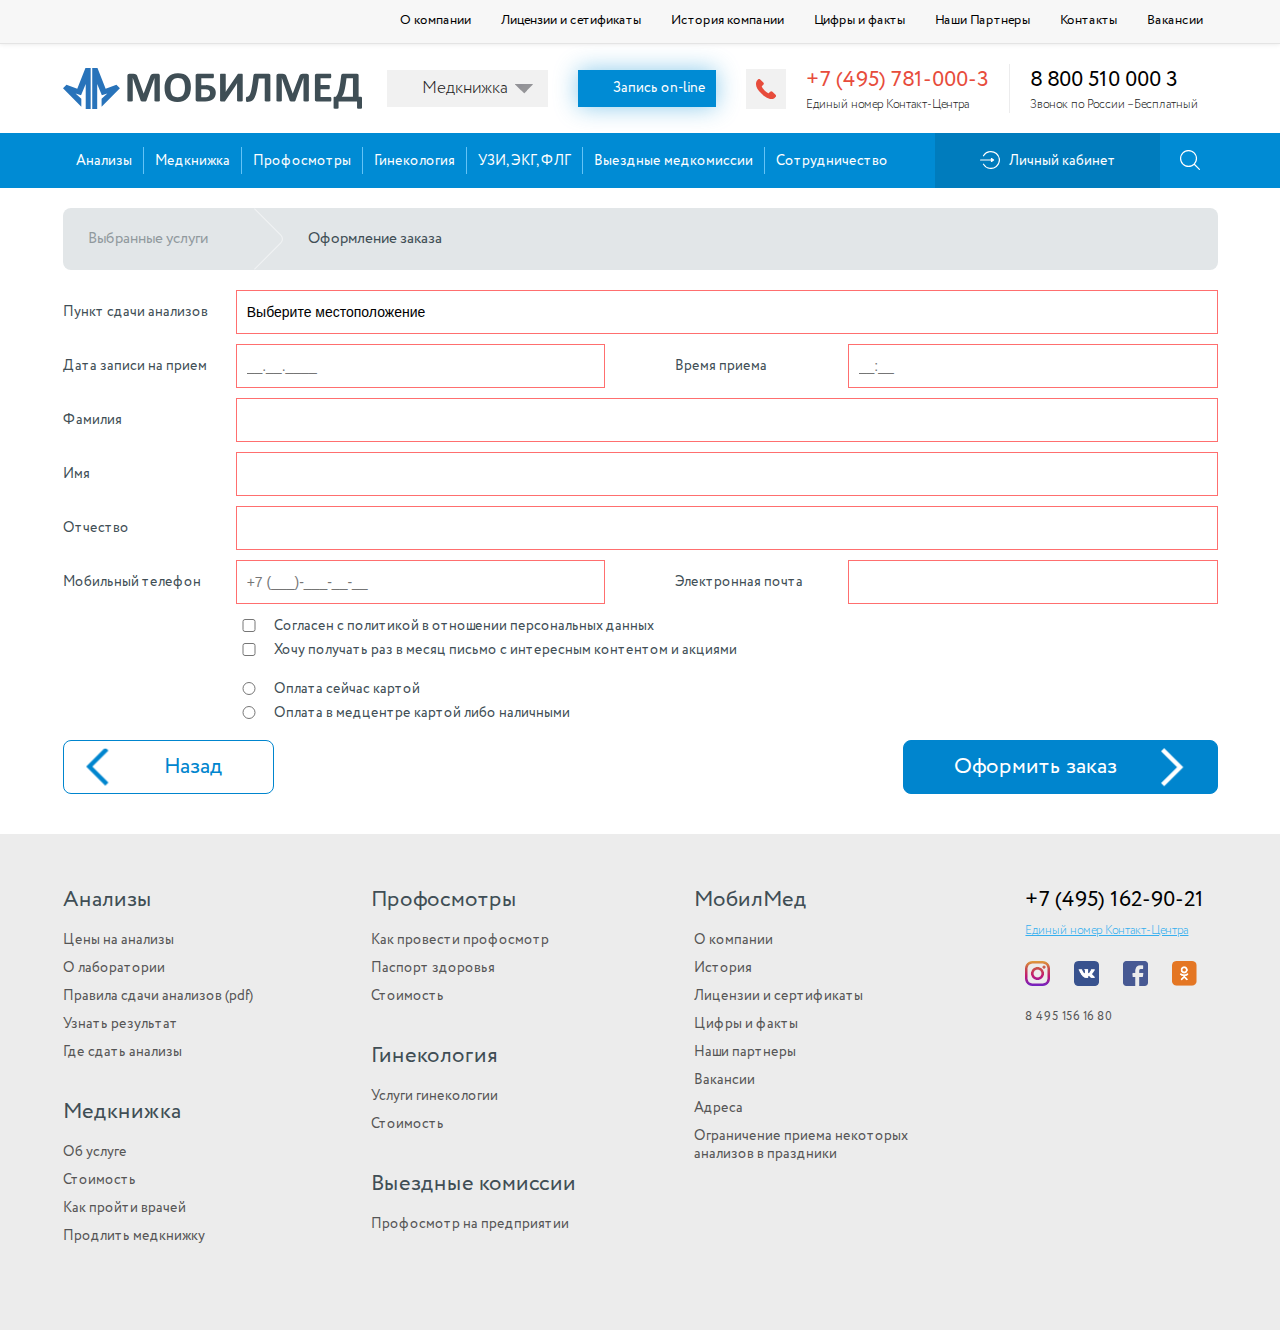
<file: form.html>
<!DOCTYPE html>
<html lang="ru">
<head>
    <meta charset="UTF-8">
    <meta name="viewport" content="width=device-width, initial-scale=1.0">

    <link rel="stylesheet" href="./css/circe.css">
    <link rel="stylesheet" href="./css/header-footer.css">

    <link rel="stylesheet" href="./css/form.css">
    <link rel="stylesheet" href="./css/mobile-form.css">

    <link rel="stylesheet" href="./css/datepicker.min.css">
    <link rel="stylesheet" href="./css/jquery.timepicker.min.css">

    <title>Форма</title>
</head>
<body>
  <header>
    <section class="header-top-mobile">
      <div class="container">
        <a href="./mobilmed-main.html"
          ><img src="./images/Logo.svg" alt="Mobil Med"
        /></a>
        <div class="menu-burger">
          <img
            src="./images/burger-menu.svg"
            alt="Меню"
            id="menu-burger"
            style="position: relative"
          />
          <div id="dropdown-burger">
            <div class="dropdown-burger">
              <a href="https://laboratory.mobil-med.org/order-check/" class="burger-user-account"
                >Личный кабинет</a
              >
              <div class="menu-burger-point">Анализы
                <ul>
                  <li><a href="https://laboratory.mobil-med.org/analysis/">Анализы</a></li>
                  <li><a href="https://laboratory.mobil-med.org/analysis/">Анализы по видам исследований</a></li>
                  <li><a href="https://laboratory.mobil-med.org/analysis/by_organ/">Анализы по органам</a></li>
                  <li><a href="https://laboratory.mobil-med.org/analysis/catalog/">Анализы по категориям</a></li>
                  <li><a href="https://laboratory.mobil-med.org/analysis/cito/">CITO анализы</a></li>
                  <li><a href="https://laboratory.mobil-med.org/analysis/urgent/">Срочные анализы</a></li>
                  <li><a href="https://laboratory.mobil-med.org/order-check/">Узнать результаты</a></li>
                  <li><a href="https://laboratory.mobil-med.org/contacts/list/">Где сдать анализы</a></li>
                </ul>
              </div>
              <div class="menu-burger-point">Медкнижка
                <ul>
                  <li><a href="https://www.mobil-med.org/services/medrecords/prices/">Медкнижка</a></li>
                  <li><a href="https://www.mobil-med.org/services/medrecords/prices/">Цены</a></li>
                  <li><a href="https://www.mobil-med.org/services/medrecords/about/">Об услуге</a></li>
                  <li><a href="https://www.mobil-med.org/services/medrecords/howto/">Как пройти врачей</a></li>
                  <li><a href="https://www.mobil-med.org/services/medrecords/extend/">Продлить медкнижку</a></li>
                  <li><a href="https://www.mobil-med.org/services/medrecords/makenew/">Оформить новую медкнижку</a></li>
                  <li><a href="https://www.mobil-med.org/services/medrecords/fullprice/">Полный прайслист на услуги</a></li>
                </ul>
              </div>
              <div class="menu-burger-point">Профосмотры
                <ul>
                  <li><a href="https://www.mobil-med.org/services/profexaminations/prices/">Профосмотры</a></li>
                  <li><a href="https://www.mobil-med.org/services/profexaminations/prices/">Цены</a></li>
                  <li><a href="https://www.mobil-med.org/services/profexaminations/about/">Об услуге</a></li>
                  <li><a href="https://www.mobil-med.org/services/profexaminations/passport_zdorovya/">Паспорт здоровья</a></li>
                  <li><a href="https://www.mobil-med.org/services/profexaminations/howto/">Как провести профосмотр</a></li>
                  <li><a href="https://www.mobil-med.org/services/profexaminations/docs/">Документация</a></li>
                </ul>
              </div>
              <div class="menu-burger-point">Гинекология
                <ul>
                  <li><a href="https://www.mobil-med.org/services/ginecology/prices/">Гинекология</a></li>
                  <li><a href="https://www.mobil-med.org/services/ginecology/about/">Об услуге</a></li>
                  <li><a href="https://www.mobil-med.org/services/ginecology/prices/programms/">Программы</a></li>
                  <li><a href="https://www.mobil-med.org/services/ginecology/prices/">Прайс</a></li>
                </ul>
              </div>
              <a href="https://www.mobil-med.org/services/apparatnaya_diagnostika/price/">УЗИ, ЭКГ, ФЛГ</a>
              <a href="https://www.mobil-med.org/services/offsitemedexamination/">Выездные медкомиссии</a>
              <a href="http://www.mobil-lab.ru/">Сотрудничество</a>
              <a href="https://www.mobil-med.org/search/">Поиск</a>
            </div>
          </div>
        </div>
      </div>
    </section>
    <section class="header-top">
      <div class="container">
        <ul>
          <li><a href="https://www.mobil-med.org/about/company/">О компании</a></li>
          <li><a href="https://www.mobil-med.org/about/licenses/">Лицензии и сетификаты</a></li>
          <li><a href="https://www.mobil-med.org/about/history/">История компании</a></li>
          <li><a href="https://www.mobil-med.org/about/factsandnumbers/">Цифры и факты</a></li>
          <li><a href="https://www.mobil-med.org/about/reviews/">Наши Партнеры</a></li>
          <li><a href="https://www.mobil-med.org/offices/">Контакты</a></li>
          <li><a href="https://www.mobil-med.org/careers/">Вакансии</a></li>
        </ul>
      </div>
    </section>
    <section class="header-middle">
      <div class="container header-middle-cont">
        <a href="./mobilmed-main.html" id="main-logo">
          <img
          src="./images/Logo.svg"
          alt="MobilMed Logo"
          style="vertical-align: middle"
          />
        </a>
        <div class="header-middle-main">
          <div class="medbook">
            <div class="medbook-title">Медкнижка</div>
            <div class="medbook-dropdown">
              <a href="https://www.mobil-med.org/services/medrecords/statuslmk/">Проверить статус</a>
              <a href="https://www.mobil-med.org/services/medrecords/checklmk/">Проверить книжку</a>
            </div>
          </div>
          <a href="https://www.mobil-med.org/record/" class="blue-button">Запись on-line</a>
          <div class="phone-icon">
            <img src="./images/engIcon-phone.svg" />
          </div>
          <div class="header-number-block hnb-first">
            <p class="header-number">+7 (495) 781-000-3</p>
            <p class="header-number-subtitle">
              Единый номер<br />
              Контакт-Центра
            </p>
          </div>
          <div class="header-number-block">
            <p class="header-number">8 800 510 000 3</p>
            <p class="header-number-subtitle">
              Звонок по России –<br />Бесплатный
            </p>
          </div>
        </div>
      </div>
    </section>
    <section class="header-menu">
      <div class="container">
        <nav class="header-nav">
          <ul>
            <li>
              <a href="https://laboratory.mobil-med.org/analysis/">Анализы</a>
              <ul class="header-nav-dropdown">
                <li><a href="https://laboratory.mobil-med.org/analysis/">Анализы по видам исследований</a></li>
                  <li><a href="https://laboratory.mobil-med.org/analysis/by_organ/">Анализы по органам</a></li>
                  <li><a href="https://laboratory.mobil-med.org/analysis/catalog/">Анализы по категориям</a></li>
                  <li><a href="https://laboratory.mobil-med.org/analysis/cito/">CITO анализы</a></li>
                  <li><a href="https://laboratory.mobil-med.org/analysis/urgent/">Срочные анализы</a></li>
                  <li><a href="https://laboratory.mobil-med.org/order-check/">Узнать результаты</a></li>
                  <li><a href="https://laboratory.mobil-med.org/contacts/list/">Где сдать анализы</a></li>
              </ul>
            </li>
            <li>
              <a href="https://www.mobil-med.org/services/medrecords/prices/">Медкнижка</a>
              <ul class="header-nav-dropdown">
                <li><a href="https://www.mobil-med.org/services/medrecords/prices/">Цены</a></li>
                  <li><a href="https://www.mobil-med.org/services/medrecords/about/">Об услуге</a></li>
                  <li><a href="https://www.mobil-med.org/services/medrecords/howto/">Как пройти врачей</a></li>
                  <li><a href="https://www.mobil-med.org/services/medrecords/extend/">Продлить медкнижку</a></li>
                  <li><a href="https://www.mobil-med.org/services/medrecords/makenew/">Оформить новую медкнижку</a></li>
                  <li><a href="https://www.mobil-med.org/services/medrecords/fullprice/">Полный прайслист на услуги</a></li>
              </ul>
            </li>
            <li>
              <a href="https://www.mobil-med.org/services/profexaminations/prices/">Профосмотры</a>
              <ul class="header-nav-dropdown">
                <li><a href="https://www.mobil-med.org/services/profexaminations/prices/">Цены</a></li>
                  <li><a href="https://www.mobil-med.org/services/profexaminations/about/">Об услуге</a></li>
                  <li><a href="https://www.mobil-med.org/services/profexaminations/passport_zdorovya/">Паспорт здоровья</a></li>
                  <li><a href="https://www.mobil-med.org/services/profexaminations/howto/">Как провести профосмотр</a></li>
                  <li><a href="https://www.mobil-med.org/services/profexaminations/docs/">Документация</a></li>
              </ul>
            </li>
            <li>
              <a href="https://www.mobil-med.org/services/ginecology/prices/">Гинекология</a>
              <ul class="header-nav-dropdown">
                <li><a href="https://www.mobil-med.org/services/ginecology/about/">Об услуге</a></li>
                  <li><a href="https://www.mobil-med.org/services/ginecology/prices/programms/">Программы</a></li>
                  <li><a href="https://www.mobil-med.org/services/ginecology/prices/">Прайс</a></li>
              </ul>
            </li>
            <li><a href="https://www.mobil-med.org/services/apparatnaya_diagnostika/price/">УЗИ, ЭКГ, ФЛГ</a></li>
            <li><a href="https://www.mobil-med.org/services/offsitemedexamination/">Выездные медкомиссии</a></li>
            <li><a href="http://www.mobil-lab.ru/">Сотрудничество</a></li>
          </ul>
          <ul>
            <li class="user-account"><a href="https://laboratory.mobil-med.org/order-check/">Личный кабинет</a></li>
            <li class="nav-search">
              <a href="https://www.mobil-med.org/search/"><img src="./images/engIcon-search.svg" /></a>
            </li>
          </ul>
        </nav>
      </div>
    </section>
  </header>
  
    <main>
        <div class="container">
            <nav>
              <p>Выбранные услуги</p>
              <p>Оформление заказа</p>
            </nav>

            <form action="sorry.html" class="form">
                <div class="row">
                    <p>Пункт сдачи анализов</p>
                    <select required>
                        <option value hidden>Выберите местоположение</option>
                        <option value="ул. Верхняя Радищевская, д. 15, стр. 3">ул. Верхняя Радищевская, д. 15, стр. 3</option>
                        <option value="Резервный проезд, 11А, стр. 1">Резервный проезд, 11А, стр. 1</option>
                        <option value="ул. Новослободская, д. 14/19 стр.1">ул. Новослободская, д. 14/19 стр.1</option>
                        <option value="ул. Воронцово поле, д. 7">ул. Воронцово поле, д. 7</option>
                    </select>
                </div>
                <div class="row2">
                    <div>
                        <p>Дата записи на прием</p>
                        <input required type="text" class='datepicker-here' id="my_datepicker" placeholder="__.__.____">
                    </div>
                    <div>
                        <p>Время приема</p>
                        <input id="timepicker" required placeholder="__:__">
                    </div>
                </div>
                <div class="row">
                    <p>Фамилия</p>
                    <input required type="text">
                </div>
                <div class="row">
                    <p>Имя</p>
                    <input required type="text">
                </div>
                <div class="row">
                    <p>Отчество</p>
                    <input required type="text">
                </div>
                <div class="row2">
                    <div>
                        <p>Мобильный телефон</p>
                        <input required id="phone" type="tel" placeholder="+7 (___)-___-__-__">
                    </div>
                    <div>
                        <p>Электронная почта</p>
                        <input required type="email">
                    </div>
                </div>
                <div class="row check-radio">
                    <input required type="checkbox" id="requiredCheck"><p>Согласен с политикой в отношении персональных данных</p>
                    <input type="checkbox"><p>Хочу получать раз в месяц письмо с интересным контентом и акциями</p>
                </div>
                <div class="row check-radio">
                    <input required type="radio" name="radio" value="paycard"><p>Оплата сейчас картой</p>
                    <input type="radio" name="radio" value="paycash"><p>Оплата в медцентре картой либо наличными</p>
                </div>
                <div class="row buttons">
                    <button><a href="./basket.html">Назад</a></button>
                    <button type="submit">Оформить заказ</button>
                </div>
            </form>

    </main>
  
    <footer>
      <div class="container">
        <div class="footer">
          <div class="footer-column">
            <div class="footer-column-block">
              <p class="footer-title">Анализы</p>
              <a href="https://laboratory.mobil-med.org/analysis/" class="footer-link">Цены на анализы</a>
              <a href="https://www.mobil-lab.ru/about/history/" class="footer-link">О лаборатории</a>
              <a href="#" class="footer-link">Правила сдачи анализов (pdf)</a>
              <a href="https://laboratory.mobil-med.org/order-check/" class="footer-link">Узнать результат</a>
              <a href="https://laboratory.mobil-med.org/contacts/list/" class="footer-link">Где сдать анализы</a>
            </div>
            <div class="footer-column-block">
              <p class="footer-title">Медкнижка</p>
              <a href="https://www.mobil-med.org/services/medrecords/about/" class="footer-link">Об услуге</a>
              <a href="https://www.mobil-med.org/services/medrecords/prices/" class="footer-link">Стоимость</a>
              <a href="https://www.mobil-med.org/services/medrecords/howto/" class="footer-link">Как пройти врачей</a>
              <a href="https://www.mobil-med.org/services/medrecords/extend/" class="footer-link">Продлить медкнижку</a>
            </div>
            <div class="footer-column footer-column-block">
              <div class="header-number-block footer-number-block">
                <p class="header-number">+7 (495) 162-90-21</p>
                <p class="header-number-subtitle">
                  Единый номер Контакт-Центра
                </p>
              </div>
              <div class="social-links">
                <a href="https://www.instagram.com/mobil_med/"
                  ><img src="./images/inst.png" alt=""
                /></a>
                <a href="https://vk.com/club19541355"
                  ><img src="./images/vk.png" alt=""
                /></a>
                <a href="https://www.facebook.com/medknijka/"
                  ><img src="./images/fb.png" alt=""
                /></a>
                <a href="https://ok.ru/group/55080573599745"
                  ><img src="./images/ok.png" alt=""
                /></a>
              </div>
              <p class="footer-link">8 495 156 16 80</p>
            </div>
          </div>
          <div class="footer-column">
            <div class="footer-column-block">
              <p class="footer-title">Профосмотры</p>
              <a href="https://www.mobil-med.org/services/profexaminations/howto/" class="footer-link">Как провести профосмотр</a>
              <a href="https://www.mobil-med.org/services/profexaminations/passport_zdorovya/" class="footer-link">Паспорт здоровья</a>
              <a href="https://www.mobil-med.org/services/profexaminations/prices/" class="footer-link">Стоимость</a>
            </div>
            <div class="footer-column-block">
              <p class="footer-title">Гинекология</p>
              <a href="https://www.mobil-med.org/services/ginecology/about/" class="footer-link">Услуги гинекологии</a>
              <a href="https://www.mobil-med.org/services/ginecology/prices/" class="footer-link">Стоимость</a>
            </div>
            <div class="footer-column-block">
              <p class="footer-title">Выездные комиссии</p>
              <a href="https://www.mobil-med.org/services/offsitemedexamination/" class="footer-link">Профосмотр на предприятии</a>
            </div>
          </div>
          <div class="footer-column">
            <div class="footer-column-block">
              <p class="footer-title">МобилМед</p>
              <a href="https://www.mobil-med.org/about/company/" class="footer-link">О компании</a>
              <a href="https://www.mobil-med.org/about/history/" class="footer-link">История</a>
              <a href="https://www.mobil-med.org/about/licenses/" class="footer-link">Лицензии и сертификаты</a>
              <a href="https://www.mobil-med.org/about/factsandnumbers/" class="footer-link">Цифры и факты</a>
              <a href="https://www.mobil-med.org/about/reviews/" class="footer-link">Наши партнеры</a>
              <a href="https://www.mobil-med.org/careers/" class="footer-link">Вакансии</a>
              <a href="https://peterlyshak.github.io/contacts/list/" class="footer-link">Адреса</a>
              <a href="https://www.mobil-med.org/upload/documents/Work_In_NewYear.pdf" class="footer-link"
                >Ограничение приема некоторых<br />анализов в праздники</a
              >
            </div>
          </div>
          <div class="footer-column">
            <div class="header-number-block footer-number-block">
              <p class="header-number">+7 (495) 162-90-21</p>
              <p class="header-number-subtitle">Единый номер Контакт-Центра</p>
            </div>
            <div class="social-links">
              <a href="https://www.instagram.com/mobil_med/"
                ><img src="./images/inst.png" alt=""
              /></a>
              <a href="https://vk.com/club19541355"
                ><img src="./images/vk.png" alt=""
              /></a>
              <a href="https://www.facebook.com/medknijka/"
                ><img src="./images/fb.png" alt=""
              /></a>
              <a href="https://ok.ru/group/55080573599745"
                ><img src="./images/ok.png" alt=""
              /></a>
            </div>
            <p class="footer-link">8 495 156 16 80</p>
          </div>
        </div>
      </div>
    </footer>

    <script src="./js/jquery-3.4.1.min.js"></script>
    <script src="./js/script.js"></script>
    <script src="./js/jquery.maskedinput.min.js"></script>
    <script src="./js/datepicker.min.js"></script>
    <script src="./js/jquery.timepicker.min.js"></script>
    <script src="./js/form.js"></script>
</body>
</html>
</file>
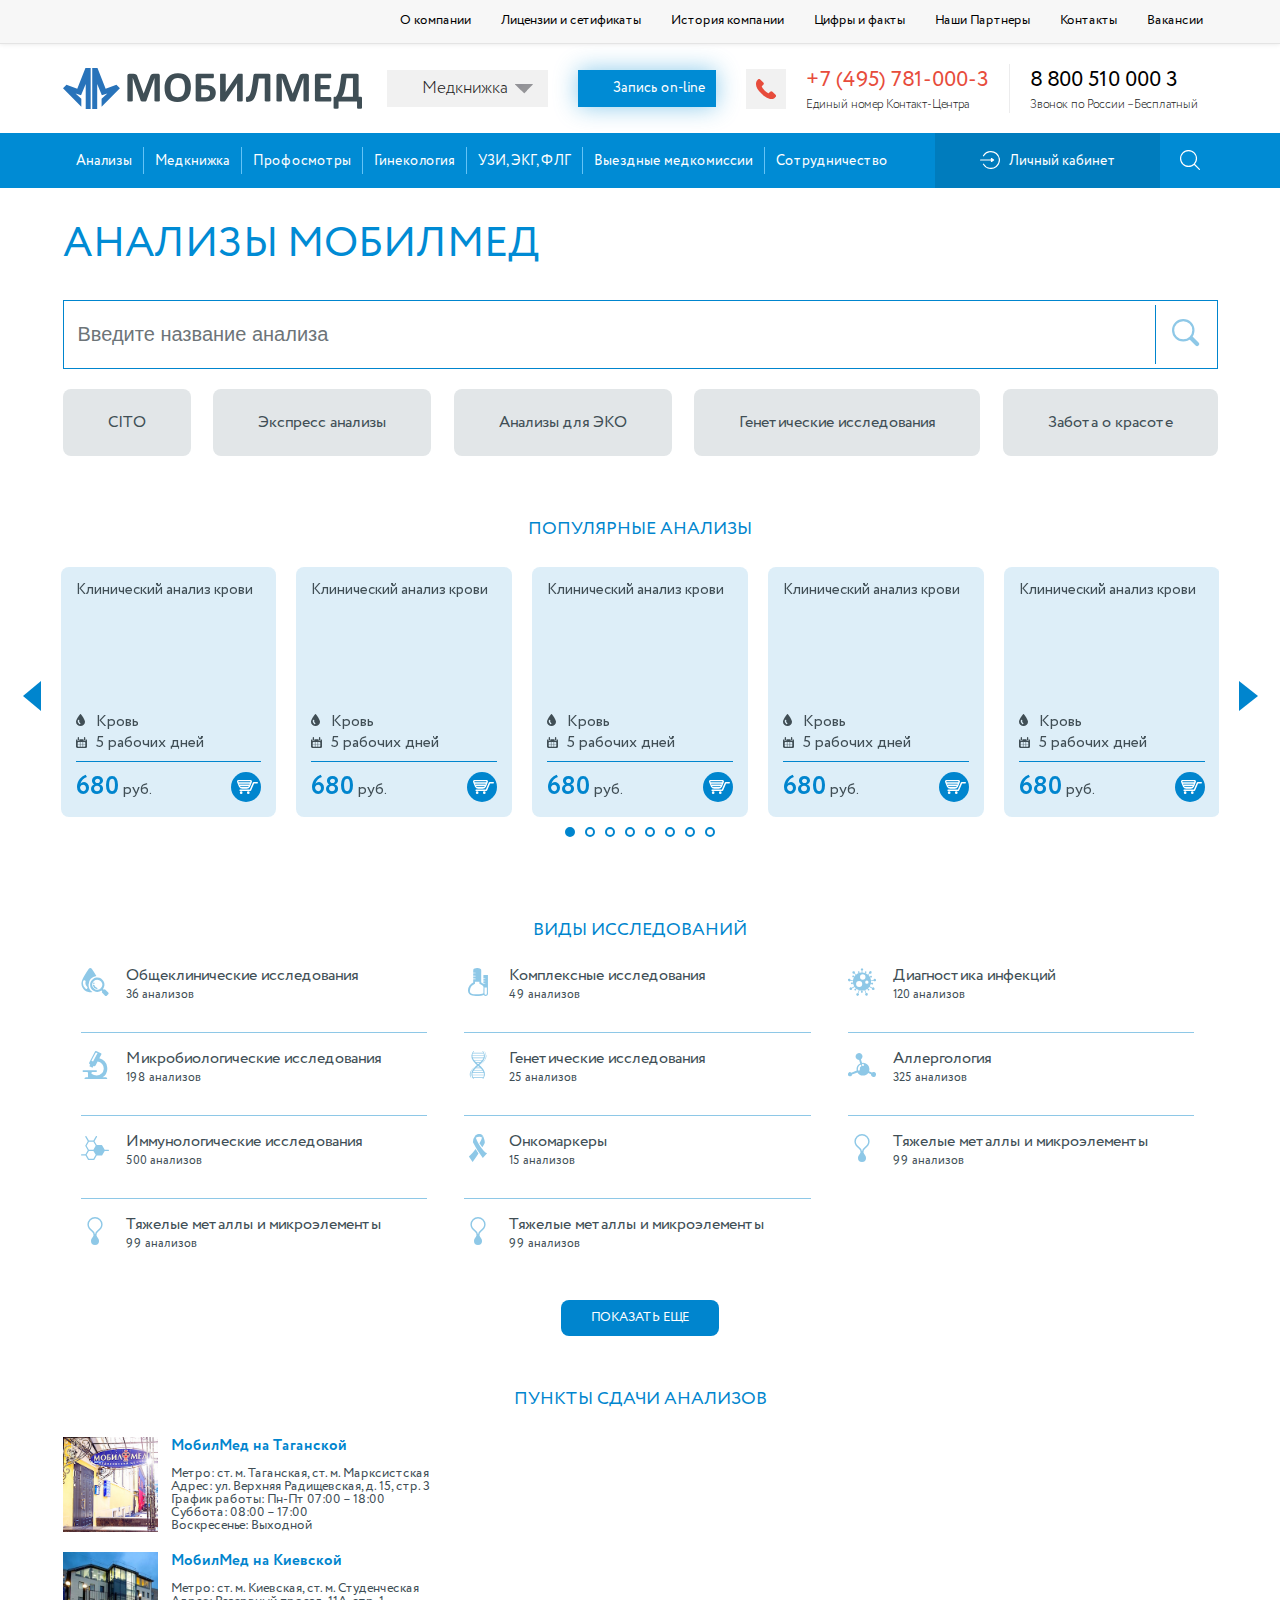
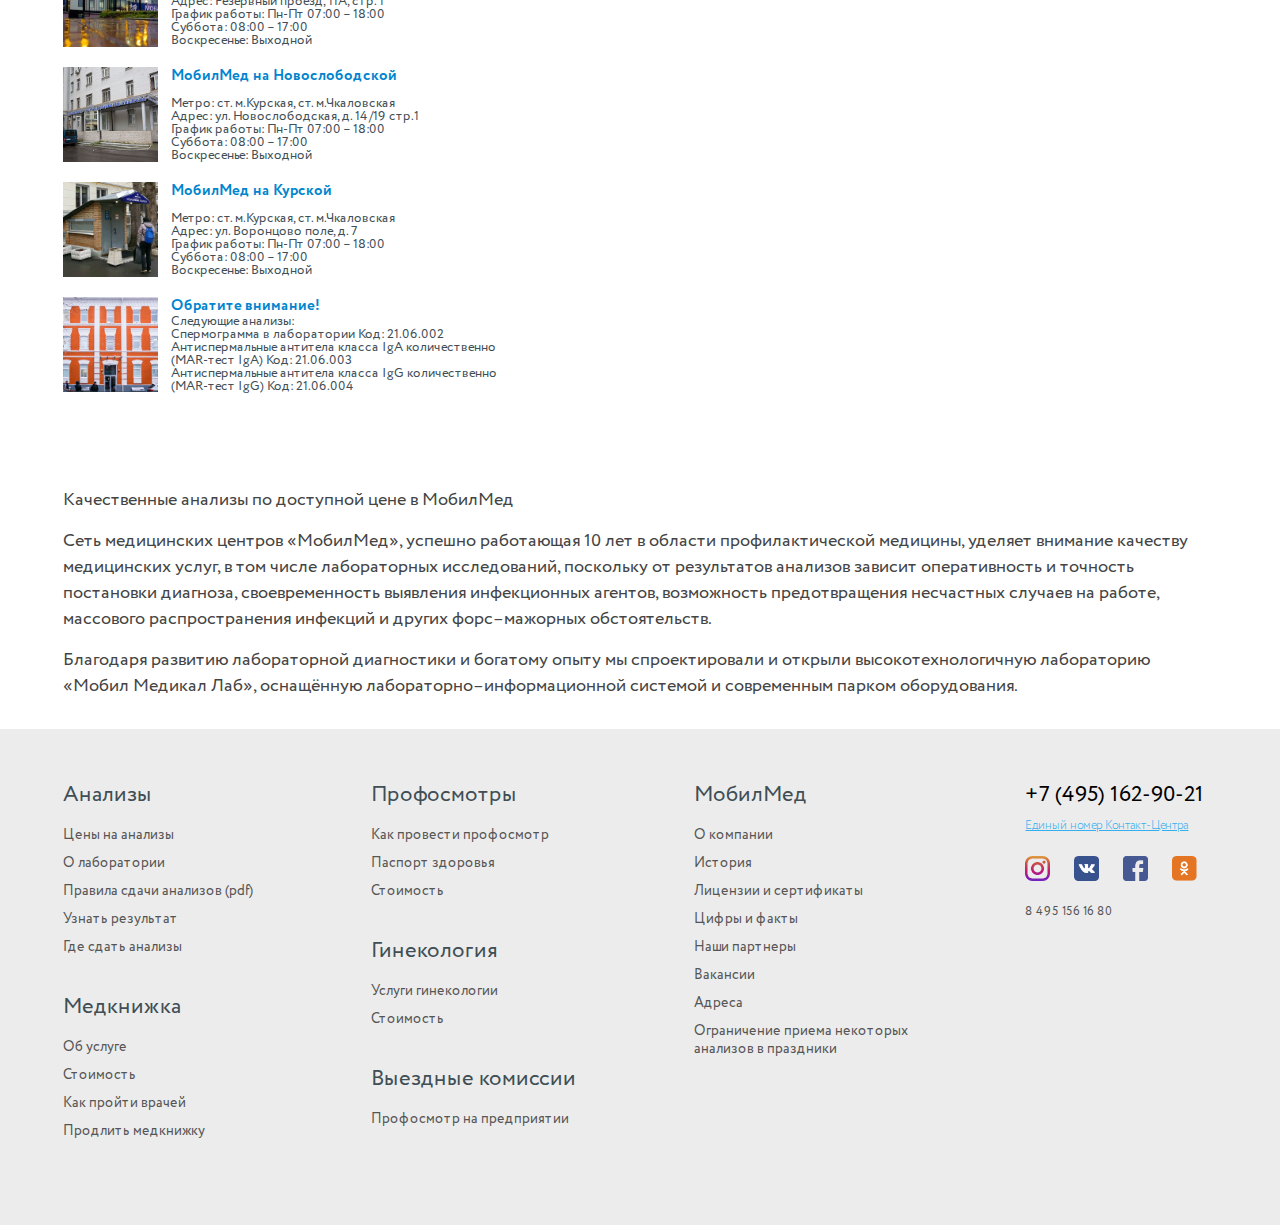
<file: mobilmed-analysis.html>
<!DOCTYPE html>
<html lang="ru">
  <head>
    <meta charset="UTF-8" />
    <meta name="viewport" content="width=device-width, initial-scale=1.0" />

    <script
      src="https://api-maps.yandex.ru/2.1/?apikey=d38b404a-75aa-44f1-8ac4-c16c93b9ab02&lang=ru_RU"
      type="text/javascript"
    ></script>

    <link rel="stylesheet" href="./css/circe.css" />

    <link rel="stylesheet" href="./css/header-footer.css" />
    <link rel="stylesheet" href="./css/swiper-bundle.min.css" />
    <link rel="stylesheet" href="./css/analysis-page.css" />
    <link rel="stylesheet" href="./css/mobile-analysis.css" />

    <title>MobilMed</title>
  </head>
  <body>
    <header>
      <section class="header-top-mobile">
        <div class="container">
          <a href="./mobilmed-main.html"
            ><img src="./images/Logo.svg" alt="Mobil Med"
          /></a>
          <div class="menu-burger">
            <img
              src="./images/burger-menu.svg"
              alt="Меню"
              id="menu-burger"
              style="position: relative"
            />
            <div id="dropdown-burger">
              <div class="dropdown-burger">
                <a
                  href="https://laboratory.mobil-med.org/order-check/"
                  class="burger-user-account"
                  >Личный кабинет</a
                >
                <div class="menu-burger-point">
                  Анализы
                  <ul>
                    <li>
                      <a href="https://laboratory.mobil-med.org/analysis/"
                        >Анализы</a
                      >
                    </li>
                    <li>
                      <a href="https://laboratory.mobil-med.org/analysis/"
                        >Анализы по видам исследований</a
                      >
                    </li>
                    <li>
                      <a
                        href="https://laboratory.mobil-med.org/analysis/by_organ/"
                        >Анализы по органам</a
                      >
                    </li>
                    <li>
                      <a
                        href="https://laboratory.mobil-med.org/analysis/catalog/"
                        >Анализы по категориям</a
                      >
                    </li>
                    <li>
                      <a href="https://laboratory.mobil-med.org/analysis/cito/"
                        >CITO анализы</a
                      >
                    </li>
                    <li>
                      <a
                        href="https://laboratory.mobil-med.org/analysis/urgent/"
                        >Срочные анализы</a
                      >
                    </li>
                    <li>
                      <a href="https://laboratory.mobil-med.org/order-check/"
                        >Узнать результаты</a
                      >
                    </li>
                    <li>
                      <a href="https://laboratory.mobil-med.org/contacts/list/"
                        >Где сдать анализы</a
                      >
                    </li>
                  </ul>
                </div>
                <div class="menu-burger-point">
                  Медкнижка
                  <ul>
                    <li>
                      <a
                        href="https://www.mobil-med.org/services/medrecords/prices/"
                        >Медкнижка</a
                      >
                    </li>
                    <li>
                      <a
                        href="https://www.mobil-med.org/services/medrecords/prices/"
                        >Цены</a
                      >
                    </li>
                    <li>
                      <a
                        href="https://www.mobil-med.org/services/medrecords/about/"
                        >Об услуге</a
                      >
                    </li>
                    <li>
                      <a
                        href="https://www.mobil-med.org/services/medrecords/howto/"
                        >Как пройти врачей</a
                      >
                    </li>
                    <li>
                      <a
                        href="https://www.mobil-med.org/services/medrecords/extend/"
                        >Продлить медкнижку</a
                      >
                    </li>
                    <li>
                      <a
                        href="https://www.mobil-med.org/services/medrecords/makenew/"
                        >Оформить новую медкнижку</a
                      >
                    </li>
                    <li>
                      <a
                        href="https://www.mobil-med.org/services/medrecords/fullprice/"
                        >Полный прайслист на услуги</a
                      >
                    </li>
                  </ul>
                </div>
                <div class="menu-burger-point">
                  Профосмотры
                  <ul>
                    <li>
                      <a
                        href="https://www.mobil-med.org/services/profexaminations/prices/"
                        >Профосмотры</a
                      >
                    </li>
                    <li>
                      <a
                        href="https://www.mobil-med.org/services/profexaminations/prices/"
                        >Цены</a
                      >
                    </li>
                    <li>
                      <a
                        href="https://www.mobil-med.org/services/profexaminations/about/"
                        >Об услуге</a
                      >
                    </li>
                    <li>
                      <a
                        href="https://www.mobil-med.org/services/profexaminations/passport_zdorovya/"
                        >Паспорт здоровья</a
                      >
                    </li>
                    <li>
                      <a
                        href="https://www.mobil-med.org/services/profexaminations/howto/"
                        >Как провести профосмотр</a
                      >
                    </li>
                    <li>
                      <a
                        href="https://www.mobil-med.org/services/profexaminations/docs/"
                        >Документация</a
                      >
                    </li>
                  </ul>
                </div>
                <div class="menu-burger-point">
                  Гинекология
                  <ul>
                    <li>
                      <a
                        href="https://www.mobil-med.org/services/ginecology/prices/"
                        >Гинекология</a
                      >
                    </li>
                    <li>
                      <a
                        href="https://www.mobil-med.org/services/ginecology/about/"
                        >Об услуге</a
                      >
                    </li>
                    <li>
                      <a
                        href="https://www.mobil-med.org/services/ginecology/prices/programms/"
                        >Программы</a
                      >
                    </li>
                    <li>
                      <a
                        href="https://www.mobil-med.org/services/ginecology/prices/"
                        >Прайс</a
                      >
                    </li>
                  </ul>
                </div>
                <a
                  href="https://www.mobil-med.org/services/apparatnaya_diagnostika/price/"
                  >УЗИ, ЭКГ, ФЛГ</a
                >
                <a
                  href="https://www.mobil-med.org/services/offsitemedexamination/"
                  >Выездные медкомиссии</a
                >
                <a href="http://www.mobil-lab.ru/">Сотрудничество</a>
                <a href="https://www.mobil-med.org/search/">Поиск</a>
              </div>
            </div>
          </div>
        </div>
      </section>
      <section class="header-top">
        <div class="container">
          <ul>
            <li>
              <a href="https://www.mobil-med.org/about/company/">О компании</a>
            </li>
            <li>
              <a href="https://www.mobil-med.org/about/licenses/"
                >Лицензии и сетификаты</a
              >
            </li>
            <li>
              <a href="https://www.mobil-med.org/about/history/"
                >История компании</a
              >
            </li>
            <li>
              <a href="https://www.mobil-med.org/about/factsandnumbers/"
                >Цифры и факты</a
              >
            </li>
            <li>
              <a href="https://www.mobil-med.org/about/reviews/"
                >Наши Партнеры</a
              >
            </li>
            <li><a href="https://www.mobil-med.org/offices/">Контакты</a></li>
            <li><a href="https://www.mobil-med.org/careers/">Вакансии</a></li>
          </ul>
        </div>
      </section>
      <section class="header-middle">
        <div class="container header-middle-cont">
          <a href="./mobilmed-main.html" id="main-logo">
            <img
              src="./images/Logo.svg"
              alt="MobilMed Logo"
              style="vertical-align: middle"
            />
          </a>
          <div class="header-middle-main">
            <div class="medbook">
              <div class="medbook-title">Медкнижка</div>
              <div class="medbook-dropdown">
                <a
                  href="https://www.mobil-med.org/services/medrecords/statuslmk/"
                  >Проверить статус</a
                >
                <a
                  href="https://www.mobil-med.org/services/medrecords/checklmk/"
                  >Проверить книжку</a
                >
              </div>
            </div>
            <a href="https://www.mobil-med.org/record/" class="blue-button"
              >Запись on-line</a
            >
            <div class="phone-icon">
              <img src="./images/engIcon-phone.svg" />
            </div>
            <div class="header-number-block hnb-first">
              <p class="header-number">+7 (495) 781-000-3</p>
              <p class="header-number-subtitle">
                Единый номер<br />
                Контакт-Центра
              </p>
            </div>
            <div class="header-number-block">
              <p class="header-number">8 800 510 000 3</p>
              <p class="header-number-subtitle">
                Звонок по России –<br />Бесплатный
              </p>
            </div>
          </div>
        </div>
      </section>
      <section class="header-menu">
        <div class="container">
          <nav class="header-nav">
            <ul>
              <li>
                <a href="https://laboratory.mobil-med.org/analysis/">Анализы</a>
                <ul class="header-nav-dropdown">
                  <li>
                    <a href="https://laboratory.mobil-med.org/analysis/"
                      >Анализы по видам исследований</a
                    >
                  </li>
                  <li>
                    <a
                      href="https://laboratory.mobil-med.org/analysis/by_organ/"
                      >Анализы по органам</a
                    >
                  </li>
                  <li>
                    <a href="https://laboratory.mobil-med.org/analysis/catalog/"
                      >Анализы по категориям</a
                    >
                  </li>
                  <li>
                    <a href="https://laboratory.mobil-med.org/analysis/cito/"
                      >CITO анализы</a
                    >
                  </li>
                  <li>
                    <a href="https://laboratory.mobil-med.org/analysis/urgent/"
                      >Срочные анализы</a
                    >
                  </li>
                  <li>
                    <a href="https://laboratory.mobil-med.org/order-check/"
                      >Узнать результаты</a
                    >
                  </li>
                  <li>
                    <a href="https://laboratory.mobil-med.org/contacts/list/"
                      >Где сдать анализы</a
                    >
                  </li>
                </ul>
              </li>
              <li>
                <a href="https://www.mobil-med.org/services/medrecords/prices/"
                  >Медкнижка</a
                >
                <ul class="header-nav-dropdown">
                  <li>
                    <a
                      href="https://www.mobil-med.org/services/medrecords/prices/"
                      >Цены</a
                    >
                  </li>
                  <li>
                    <a
                      href="https://www.mobil-med.org/services/medrecords/about/"
                      >Об услуге</a
                    >
                  </li>
                  <li>
                    <a
                      href="https://www.mobil-med.org/services/medrecords/howto/"
                      >Как пройти врачей</a
                    >
                  </li>
                  <li>
                    <a
                      href="https://www.mobil-med.org/services/medrecords/extend/"
                      >Продлить медкнижку</a
                    >
                  </li>
                  <li>
                    <a
                      href="https://www.mobil-med.org/services/medrecords/makenew/"
                      >Оформить новую медкнижку</a
                    >
                  </li>
                  <li>
                    <a
                      href="https://www.mobil-med.org/services/medrecords/fullprice/"
                      >Полный прайслист на услуги</a
                    >
                  </li>
                </ul>
              </li>
              <li>
                <a
                  href="https://www.mobil-med.org/services/profexaminations/prices/"
                  >Профосмотры</a
                >
                <ul class="header-nav-dropdown">
                  <li>
                    <a
                      href="https://www.mobil-med.org/services/profexaminations/prices/"
                      >Цены</a
                    >
                  </li>
                  <li>
                    <a
                      href="https://www.mobil-med.org/services/profexaminations/about/"
                      >Об услуге</a
                    >
                  </li>
                  <li>
                    <a
                      href="https://www.mobil-med.org/services/profexaminations/passport_zdorovya/"
                      >Паспорт здоровья</a
                    >
                  </li>
                  <li>
                    <a
                      href="https://www.mobil-med.org/services/profexaminations/howto/"
                      >Как провести профосмотр</a
                    >
                  </li>
                  <li>
                    <a
                      href="https://www.mobil-med.org/services/profexaminations/docs/"
                      >Документация</a
                    >
                  </li>
                </ul>
              </li>
              <li>
                <a href="https://www.mobil-med.org/services/ginecology/prices/"
                  >Гинекология</a
                >
                <ul class="header-nav-dropdown">
                  <li>
                    <a
                      href="https://www.mobil-med.org/services/ginecology/about/"
                      >Об услуге</a
                    >
                  </li>
                  <li>
                    <a
                      href="https://www.mobil-med.org/services/ginecology/prices/programms/"
                      >Программы</a
                    >
                  </li>
                  <li>
                    <a
                      href="https://www.mobil-med.org/services/ginecology/prices/"
                      >Прайс</a
                    >
                  </li>
                </ul>
              </li>
              <li>
                <a
                  href="https://www.mobil-med.org/services/apparatnaya_diagnostika/price/"
                  >УЗИ, ЭКГ, ФЛГ</a
                >
              </li>
              <li>
                <a
                  href="https://www.mobil-med.org/services/offsitemedexamination/"
                  >Выездные медкомиссии</a
                >
              </li>
              <li><a href="http://www.mobil-lab.ru/">Сотрудничество</a></li>
            </ul>
            <ul>
              <li class="user-account">
                <a href="https://laboratory.mobil-med.org/order-check/"
                  >Личный кабинет</a
                >
              </li>
              <li class="nav-search">
                <a href="https://www.mobil-med.org/search/"
                  ><img src="./images/engIcon-search.svg"
                /></a>
              </li>
            </ul>
          </nav>
        </div>
      </section>
    </header>

    <main>
      <section class="analysis-search">
        <div class="container">
          <h1>АНАЛИЗЫ МОБИЛМЕД</h1>
          <form class="search-form">
            <input
              type="text"
              class="search-form-input"
              placeholder="Введите название анализа"
            />
            <button class="search-form-btn">
              <img src="./images/search-icon.svg" alt="" />
            </button>
            <div class="search-dropdown">
              <div class="search-card">
                <a href="#" class="search-card-name"
                  >Протромбин (время, по Квику, МНО) ПТИ</a
                >
                <p>03.00.002</p>
                <p>1 д.</p>
                <div class="search-buy-block">
                  <div>
                    <div class="search-price">
                      <p class="slider-item-price">185</p>
                      <p class="small-price-text">руб.</p>
                    </div>
                    <p class="small-price-text">215 руб.</p>
                  </div>
                  <a href="#" class="busket"></a>
                </div>
              </div>
              <div class="search-card">
                <a href="#" class="search-card-name">
                  17-кетостероиды (андростерон, андростендион, ДГЭА,
                  этиохоланолон, эпиандростерон)
                </a>
                <p>03.00.002</p>
                <p>1 д.</p>
                <div class="search-buy-block">
                  <div>
                    <div class="search-price">
                      <p class="slider-item-price">13 000</p>
                      <p class="small-price-text">руб.</p>
                    </div>
                    <p class="small-price-text">21 700 руб.</p>
                  </div>
                  <a href="#" class="busket"></a>
                </div>
              </div>
              <div class="search-card">
                <a href="#" class="search-card-name">
                  17-кетостероиды (андростерон, андростендион, ДГЭА,
                  этиохоланолон, эпиандростерон)
                </a>
                <p>03.00.002</p>
                <p>1 д.</p>
                <div class="search-buy-block">
                  <div>
                    <div class="search-price">
                      <p class="slider-item-price">13 000</p>
                      <p class="small-price-text">руб.</p>
                    </div>
                    <p class="small-price-text">21 700 руб.</p>
                  </div>
                  <a href="#" class="busket"></a>
                </div>
              </div>
              <div class="search-card">
                <a href="#" class="search-card-name">
                  17-кетостероиды (андростерон, андростендион, ДГЭА,
                  этиохоланолон, эпиандростерон)
                </a>
                <p>03.00.002</p>
                <p>1 д.</p>
                <div class="search-buy-block">
                  <div>
                    <div class="search-price">
                      <p class="slider-item-price">13 000</p>
                      <p class="small-price-text">руб.</p>
                    </div>
                    <p class="small-price-text">21 700 руб.</p>
                  </div>
                  <a href="#" class="busket"></a>
                </div>
              </div>
              <div class="search-card">
                <a href="#" class="search-card-name">
                  17-кетостероиды (андростерон, андростендион, ДГЭА,
                  этиохоланолон, эпиандростерон)
                </a>
                <p>03.00.002</p>
                <p>1 д.</p>
                <div class="search-buy-block">
                  <div>
                    <div class="search-price">
                      <p class="slider-item-price">13 000</p>
                      <p class="small-price-text">руб.</p>
                    </div>
                    <p class="small-price-text">21 700 руб.</p>
                  </div>
                  <a href="#" class="busket"></a>
                </div>
              </div>
              <div class="search-card">
                <a href="#" class="search-card-name">
                  17-кетостероиды (андростерон, андростендион, ДГЭА,
                  этиохоланолон, эпиандростерон)
                </a>
                <p>03.00.002</p>
                <p>1 д.</p>
                <div class="search-buy-block">
                  <div>
                    <div class="search-price">
                      <p class="slider-item-price">13 000</p>
                      <p class="small-price-text">руб.</p>
                    </div>
                    <p class="small-price-text">21 700 руб.</p>
                  </div>
                  <a href="#" class="busket"></a>
                </div>
              </div>
              <a href="#" class="search-card-name">Показать все 100</a>
            </div>
          </form>
          <div class="cards">
            <a href="#" class="card">CITO</a>
            <a href="#" class="card">Экспресс анализы</a>
            <a href="#" class="card">Анализы для ЭКО</a>
            <a href="#" class="card">Генетические исследования</a>
            <a href="#" class="card">Забота о красоте</a>
          </div>
        </div>
      </section>

      <section class="analysis-popular">
        <div class="container2">
          <p class="section-title">популярные анализы</p>

          <div>
            <img
              class="swiper-button-prev nav-prev"
              src="./images/slider-arrow-left.svg"
            />

            <!-- Slider main container -->
            <div class="swiper-container analysis-slider">
              <!-- Additional required wrapper -->
              <div class="swiper-wrapper">
                <!-- Slides -->
                <div class="slider-item swiper-slide">
                  <a href="#" class="slider-item-title"
                    >Клинический анализ крови</a
                  >
                  <div>
                    <div class="slider-item-info">
                      <p class="slider-analysis-material">Кровь</p>
                      <p class="slider-analysis-time">5 рабочих дней</p>
                    </div>
                    <div class="slider-item-bottom">
                      <div>
                        <p class="slider-item-price">680</p>
                        <p>руб.</p>
                      </div>
                      <a href="#" class="busket"></a>
                    </div>
                  </div>
                </div>
                <div class="slider-item swiper-slide">
                  <a href="#" class="slider-item-title"
                    >Клинический анализ крови</a
                  >
                  <div>
                    <div class="slider-item-info">
                      <p class="slider-analysis-material">Кровь</p>
                      <p class="slider-analysis-time">5 рабочих дней</p>
                    </div>
                    <div class="slider-item-bottom">
                      <div>
                        <p class="slider-item-price">680</p>
                        <p>руб.</p>
                      </div>
                      <a href="#" class="busket"></a>
                    </div>
                  </div>
                </div>
                <div class="slider-item swiper-slide">
                  <a href="#" class="slider-item-title"
                    >Клинический анализ крови</a
                  >
                  <div>
                    <div class="slider-item-info">
                      <p class="slider-analysis-material">Кровь</p>
                      <p class="slider-analysis-time">5 рабочих дней</p>
                    </div>
                    <div class="slider-item-bottom">
                      <div>
                        <p class="slider-item-price">680</p>
                        <p>руб.</p>
                      </div>
                      <a href="#" class="busket"></a>
                    </div>
                  </div>
                </div>
                <div class="slider-item swiper-slide">
                  <a href="#" class="slider-item-title"
                    >Клинический анализ крови</a
                  >
                  <div>
                    <div class="slider-item-info">
                      <p class="slider-analysis-material">Кровь</p>
                      <p class="slider-analysis-time">5 рабочих дней</p>
                    </div>
                    <div class="slider-item-bottom">
                      <div>
                        <p class="slider-item-price">680</p>
                        <p>руб.</p>
                      </div>
                      <a href="#" class="busket"></a>
                    </div>
                  </div>
                </div>
                <div class="slider-item swiper-slide">
                  <a href="#" class="slider-item-title"
                    >Клинический анализ крови</a
                  >
                  <div>
                    <div class="slider-item-info">
                      <p class="slider-analysis-material">Кровь</p>
                      <p class="slider-analysis-time">5 рабочих дней</p>
                    </div>
                    <div class="slider-item-bottom">
                      <div>
                        <p class="slider-item-price">680</p>
                        <p>руб.</p>
                      </div>
                      <a href="#" class="busket"></a>
                    </div>
                  </div>
                </div>
                <div class="slider-item swiper-slide">
                  <a href="#" class="slider-item-title"
                    >Клинический анализ крови</a
                  >
                  <div>
                    <div class="slider-item-info">
                      <p class="slider-analysis-material">Кровь</p>
                      <p class="slider-analysis-time">5 рабочих дней</p>
                    </div>
                    <div class="slider-item-bottom">
                      <div>
                        <p class="slider-item-price">680</p>
                        <p>руб.</p>
                      </div>
                      <a href="#" class="busket"></a>
                    </div>
                  </div>
                </div>
                <div class="slider-item swiper-slide">
                  <a href="#" class="slider-item-title"
                    >Клинический анализ крови</a
                  >
                  <div>
                    <div class="slider-item-info">
                      <p class="slider-analysis-material">Кровь</p>
                      <p class="slider-analysis-time">5 рабочих дней</p>
                    </div>
                    <div class="slider-item-bottom">
                      <div>
                        <p class="slider-item-price">680</p>
                        <p>руб.</p>
                      </div>
                      <a href="#" class="busket"></a>
                    </div>
                  </div>
                </div>
                <div class="slider-item swiper-slide">
                  <a href="#" class="slider-item-title"
                    >Клинический анализ крови</a
                  >
                  <div>
                    <div class="slider-item-info">
                      <p class="slider-analysis-material">Кровь</p>
                      <p class="slider-analysis-time">5 рабочих дней</p>
                    </div>
                    <div class="slider-item-bottom">
                      <div>
                        <p class="slider-item-price">680</p>
                        <p>руб.</p>
                      </div>
                      <a href="#" class="busket"></a>
                    </div>
                  </div>
                </div>
              </div>

              <!-- If we need pagination -->
              <div class="swiper-pagination"></div>
            </div>

            <img
              class="swiper-button-next nav-next"
              src="./images/slider-arrow-right.svg"
            />
          </div>
        </div>
      </section>

      <section class="research-types">
        <div class="container">
          <p class="section-title">виды исследований</p>
          <div class="research-area">
            <div
              class="research-item"
              style="background-image: url(./images/type-search-icon-1.svg)"
            >
              <p class="research-item-title">Общеклинические исследования</p>
              <p class="research-item-subtitle">36 анализов</p>
            </div>
            <div
              class="research-item"
              style="background-image: url(./images/type-search-icon-2.svg)"
            >
              <p class="research-item-title">Комплексные исследования</p>
              <p class="research-item-subtitle">49 анализов</p>
            </div>
            <div
              class="research-item"
              style="background-image: url(./images/type-search-icon-3.svg)"
            >
              <p class="research-item-title">Диагностика инфекций</p>
              <p class="research-item-subtitle">120 анализов</p>
            </div>
            <div
              class="research-item"
              style="background-image: url(./images/type-search-icon-4.svg)"
            >
              <p class="research-item-title">Микробиологические исследования</p>
              <p class="research-item-subtitle">198 анализов</p>
            </div>
            <div
              class="research-item"
              style="background-image: url(./images/type-search-icon-5.svg)"
            >
              <p class="research-item-title">Генетические исследования</p>
              <p class="research-item-subtitle">25 анализов</p>
            </div>
            <div
              class="research-item"
              style="background-image: url(./images/type-search-icon-6.svg)"
            >
              <p class="research-item-title">Аллергология</p>
              <p class="research-item-subtitle">325 анализов</p>
            </div>
            <div
              class="research-item"
              style="background-image: url(./images/type-search-icon-7.svg)"
            >
              <p class="research-item-title">Иммунологические исследования</p>
              <p class="research-item-subtitle">500 анализов</p>
            </div>
            <div
              class="research-item"
              style="background-image: url(./images/type-search-icon-8.svg)"
            >
              <p class="research-item-title">Онкомаркеры</p>
              <p class="research-item-subtitle">15 анализов</p>
            </div>
            <div
              class="research-item"
              style="background-image: url(./images/type-search-icon-9.svg)"
            >
              <p class="research-item-title">Тяжелые металлы и микроэлементы</p>
              <p class="research-item-subtitle">99 анализов</p>
            </div>
            <div
              class="research-item"
              style="background-image: url(./images/type-search-icon-9.svg)"
            >
              <p class="research-item-title">Тяжелые металлы и микроэлементы</p>
              <p class="research-item-subtitle">99 анализов</p>
            </div>
            <div
              class="research-item"
              style="background-image: url(./images/type-search-icon-9.svg)"
            >
              <p class="research-item-title">Тяжелые металлы и микроэлементы</p>
              <p class="research-item-subtitle">99 анализов</p>
            </div>
          </div>
          <div>
            <a href="#" class="button">показать еще</a>
          </div>
        </div>
      </section>

      <section class="points-map-section">
        <div class="container">
          <p class="section-title">пункты сдачи анализов</p>
          <div class="points-map-block">
            <ul>
              <li class="list-point">
                <div
                  class="list-point-image"
                  style="
                    background-image: url(./images/mobiledem-all-2-193.jpg);
                  "
                ></div>
                <div class="list-point-description">
                  <p class="list-point-desc-title">МобилМед на Таганской</p>
                  <p class="list-point-desc-text">
                    Метро: ст. м. Таганская, ст. м. Марксистская<br />
                    Адрес: ул. Верхняя Радищевская, д. 15, стр. 3<br />
                    График работы: Пн-Пт 07:00 – 18:00<br />
                    Суббота: 08:00 – 17:00<br />
                    Воскресенье: Выходной
                  </p>
                </div>
              </li>
              <li class="list-point">
                <div
                  class="list-point-image"
                  style="background-image: url(./images/IMG_1832_1.jpg)"
                ></div>
                <div class="list-point-description">
                  <p class="list-point-desc-title">МобилМед на Киевской</p>
                  <p class="list-point-desc-text">
                    Метро: ст. м. Киевская, ст. м. Студенческая<br />
                    Адрес: Резервный проезд, 11А, стр. 1<br />
                    График работы: Пн-Пт 07:00 – 18:00<br />
                    Суббота: 08:00 – 17:00<br />
                    Воскресенье: Выходной
                  </p>
                </div>
              </li>
              <li class="list-point">
                <div
                  class="list-point-image"
                  style="background-image: url(./images/IMG_6085.jpg)"
                ></div>
                <div class="list-point-description">
                  <p class="list-point-desc-title">
                    МобилМед на Новослободской
                  </p>
                  <p class="list-point-desc-text">
                    Метро: ст. м.Курская, ст. м.Чкаловская<br />
                    Адрес: ул. Новослободская, д. 14/19 стр.1<br />
                    График работы: Пн-Пт 07:00 – 18:00<br />
                    Суббота: 08:00 – 17:00<br />
                    Воскресенье: Выходной
                  </p>
                </div>
              </li>
              <li class="list-point">
                <div
                  class="list-point-image"
                  style="background-image: url(./images/kursk.jpg)"
                ></div>
                <div class="list-point-description">
                  <p class="list-point-desc-title">МобилМед на Курской</p>
                  <p class="list-point-desc-text">
                    Метро: ст. м.Курская, ст. м.Чкаловская<br />
                    Адрес: ул. Воронцово поле, д. 7<br />
                    График работы: Пн-Пт 07:00 – 18:00<br />
                    Суббота: 08:00 – 17:00<br />
                    Воскресенье: Выходной
                  </p>
                </div>
              </li>
              <li class="list-point">
                <div
                  class="list-point-image"
                  style="
                    background-image: url(./images/medcenter-cover-small-1-1.jpg);
                  "
                ></div>
                <div class="list-point-description">
                  <p class="list-point-desc-title">Обратите внимание!</p>
                  <p class="list-point-desc-text">
                    Следующие анализы:<br />
                    Спермограмма в лаборатории Код: 21.06.002<br />
                    Антиспермальные антитела класса IgA количественно<br />
                    (MAR-тест IgA) Код: 21.06.003<br />
                    Антиспермальные антитела класса IgG количественно<br />
                    (MAR-тест IgG) Код: 21.06.004
                  </p>
                </div>
              </li>
            </ul>
            <div id="map" style="width: 578px; height: 680px"></div>
          </div>
        </div>
      </section>

      <section class="text-block-seo">
        <div class="container">
          <p>Качественные анализы по доступной цене в МобилМед</p>
          <p>
            Сеть медицинских центров «МобилМед», успешно работающая 10 лет в
            области профилактической медицины, уделяет внимание качеству
            медицинских услуг, в том числе лабораторных исследований, поскольку
            от результатов анализов зависит оперативность и точность постановки
            диагноза, своевременность выявления инфекционных агентов,
            возможность предотвращения несчастных случаев на работе, массового
            распространения инфекций и других форс–мажорных обстоятельств.
          </p>
          <p>
            Благодаря развитию лабораторной диагностики и богатому опыту мы
            спроектировали и открыли высокотехнологичную лабораторию «Мобил
            Медикал Лаб», оснащённую лабораторно–информационной системой и
            современным парком оборудования.
          </p>
        </div>
      </section>
    </main>

    <footer>
      <div class="container">
        <div class="footer">
          <div class="footer-column">
            <div class="footer-column-block">
              <p class="footer-title">Анализы</p>
              <a
                href="https://laboratory.mobil-med.org/analysis/"
                class="footer-link"
                >Цены на анализы</a
              >
              <a
                href="https://www.mobil-lab.ru/about/history/"
                class="footer-link"
                >О лаборатории</a
              >
              <a href="#" class="footer-link">Правила сдачи анализов (pdf)</a>
              <a
                href="https://laboratory.mobil-med.org/order-check/"
                class="footer-link"
                >Узнать результат</a
              >
              <a
                href="https://laboratory.mobil-med.org/contacts/list/"
                class="footer-link"
                >Где сдать анализы</a
              >
            </div>
            <div class="footer-column-block">
              <p class="footer-title">Медкнижка</p>
              <a
                href="https://www.mobil-med.org/services/medrecords/about/"
                class="footer-link"
                >Об услуге</a
              >
              <a
                href="https://www.mobil-med.org/services/medrecords/prices/"
                class="footer-link"
                >Стоимость</a
              >
              <a
                href="https://www.mobil-med.org/services/medrecords/howto/"
                class="footer-link"
                >Как пройти врачей</a
              >
              <a
                href="https://www.mobil-med.org/services/medrecords/extend/"
                class="footer-link"
                >Продлить медкнижку</a
              >
            </div>
            <div class="footer-column footer-column-block">
              <div class="header-number-block footer-number-block">
                <p class="header-number">+7 (495) 162-90-21</p>
                <p class="header-number-subtitle">
                  Единый номер Контакт-Центра
                </p>
              </div>
              <div class="social-links">
                <a href="https://www.instagram.com/mobil_med/"
                  ><img src="./images/inst.png" alt=""
                /></a>
                <a href="https://vk.com/club19541355"
                  ><img src="./images/vk.png" alt=""
                /></a>
                <a href="https://www.facebook.com/medknijka/"
                  ><img src="./images/fb.png" alt=""
                /></a>
                <a href="https://ok.ru/group/55080573599745"
                  ><img src="./images/ok.png" alt=""
                /></a>
              </div>
              <p class="footer-link">8 495 156 16 80</p>
            </div>
          </div>
          <div class="footer-column">
            <div class="footer-column-block">
              <p class="footer-title">Профосмотры</p>
              <a
                href="https://www.mobil-med.org/services/profexaminations/howto/"
                class="footer-link"
                >Как провести профосмотр</a
              >
              <a
                href="https://www.mobil-med.org/services/profexaminations/passport_zdorovya/"
                class="footer-link"
                >Паспорт здоровья</a
              >
              <a
                href="https://www.mobil-med.org/services/profexaminations/prices/"
                class="footer-link"
                >Стоимость</a
              >
            </div>
            <div class="footer-column-block">
              <p class="footer-title">Гинекология</p>
              <a
                href="https://www.mobil-med.org/services/ginecology/about/"
                class="footer-link"
                >Услуги гинекологии</a
              >
              <a
                href="https://www.mobil-med.org/services/ginecology/prices/"
                class="footer-link"
                >Стоимость</a
              >
            </div>
            <div class="footer-column-block">
              <p class="footer-title">Выездные комиссии</p>
              <a
                href="https://www.mobil-med.org/services/offsitemedexamination/"
                class="footer-link"
                >Профосмотр на предприятии</a
              >
            </div>
          </div>
          <div class="footer-column">
            <div class="footer-column-block">
              <p class="footer-title">МобилМед</p>
              <a
                href="https://www.mobil-med.org/about/company/"
                class="footer-link"
                >О компании</a
              >
              <a
                href="https://www.mobil-med.org/about/history/"
                class="footer-link"
                >История</a
              >
              <a
                href="https://www.mobil-med.org/about/licenses/"
                class="footer-link"
                >Лицензии и сертификаты</a
              >
              <a
                href="https://www.mobil-med.org/about/factsandnumbers/"
                class="footer-link"
                >Цифры и факты</a
              >
              <a
                href="https://www.mobil-med.org/about/reviews/"
                class="footer-link"
                >Наши партнеры</a
              >
              <a href="https://www.mobil-med.org/careers/" class="footer-link"
                >Вакансии</a
              >
              <a
                href="https://peterlyshak.github.io/contacts/list/"
                class="footer-link"
                >Адреса</a
              >
              <a
                href="https://www.mobil-med.org/upload/documents/Work_In_NewYear.pdf"
                class="footer-link"
                >Ограничение приема некоторых<br />анализов в праздники</a
              >
            </div>
          </div>
          <div class="footer-column">
            <div class="header-number-block footer-number-block">
              <p class="header-number">+7 (495) 162-90-21</p>
              <p class="header-number-subtitle">Единый номер Контакт-Центра</p>
            </div>
            <div class="social-links">
              <a href="https://www.instagram.com/mobil_med/"
                ><img src="./images/inst.png" alt=""
              /></a>
              <a href="https://vk.com/club19541355"
                ><img src="./images/vk.png" alt=""
              /></a>
              <a href="https://www.facebook.com/medknijka/"
                ><img src="./images/fb.png" alt=""
              /></a>
              <a href="https://ok.ru/group/55080573599745"
                ><img src="./images/ok.png" alt=""
              /></a>
            </div>
            <p class="footer-link">8 495 156 16 80</p>
          </div>
        </div>
      </div>
    </footer>

    <script src="./js/swiper-bundle.min.js"></script>
    <script src="./js/jquery-3.4.1.min.js"></script>
    <script src="./js/analysis.js"></script>
    <script src="./js/script.js"></script>
  </body>
</html>
</file>
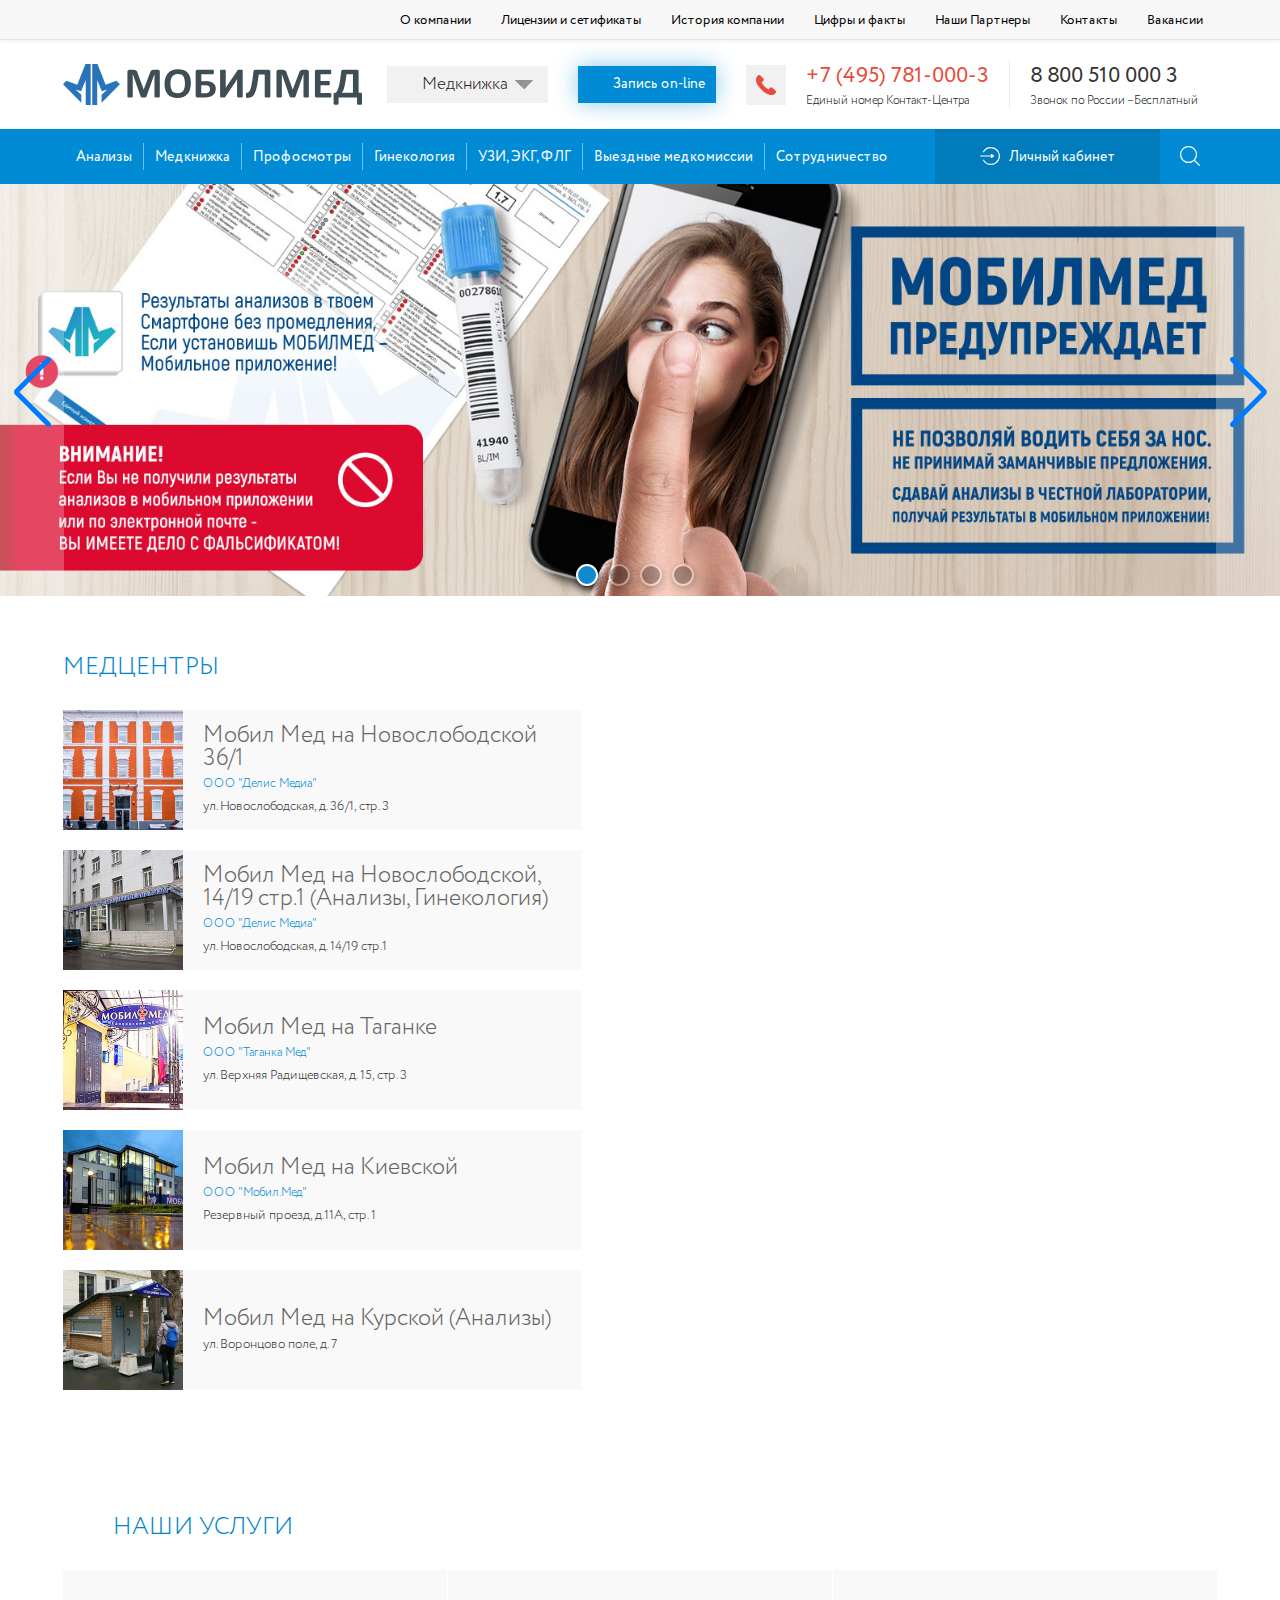
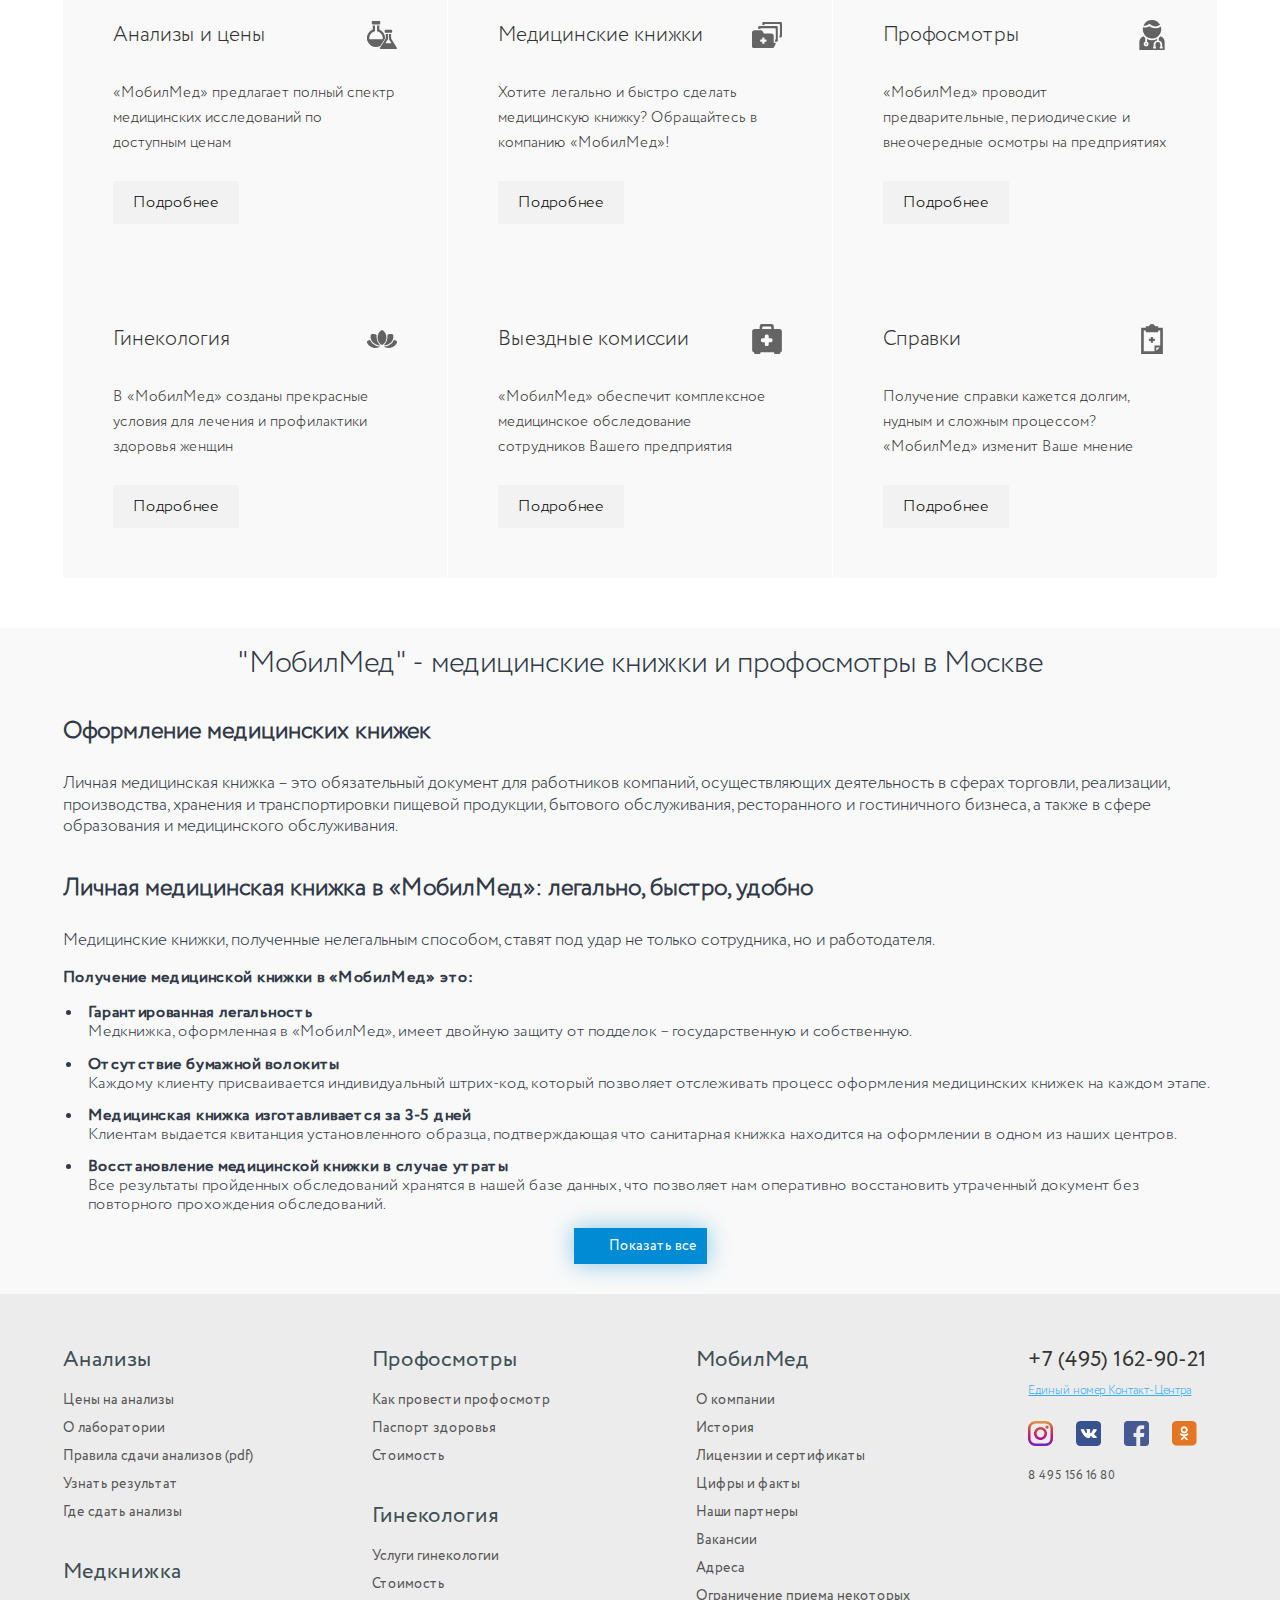
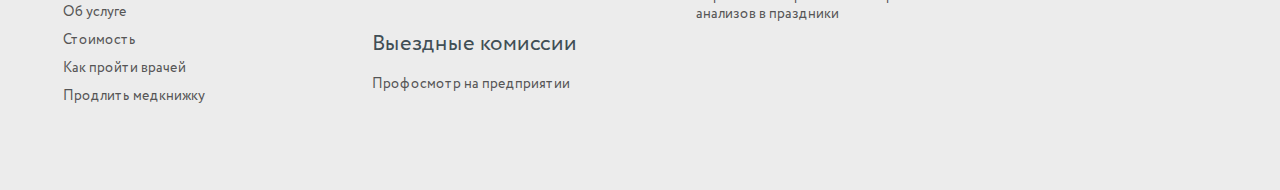
<file: mobilmed-main.html>
<!DOCTYPE html>
<html lang="ru">
  <head>
    <meta charset="UTF-8" />
    <meta name="viewport" content="width=device-width, initial-scale=1.0" />

    <script
      src="https://api-maps.yandex.ru/2.1/?apikey=d38b404a-75aa-44f1-8ac4-c16c93b9ab02&lang=ru_RU"
      type="text/javascript"
    ></script>

    <link rel="stylesheet" href="./css/circe.css" />

    <link rel="stylesheet" href="./css/header-footer.css" />
    <link rel="stylesheet" href="./css/swiper-bundle.min.css" />
    <link rel="stylesheet" href="./css/main-page.css" />
    <link rel="stylesheet" href="./css/mobile-main.css" />
    <title>
      Медицинская книжка в Москве официально, оформление медкнижек легально в
      клинике "МобилМед"
    </title>
  </head>
  <body>
    <header>
      <section class="header-top-mobile">
        <div class="container">
          <a href="./mobilmed-main.html"
            ><img src="./images/Logo.svg" alt="Mobil Med"
          /></a>
          <div class="menu-burger">
            <img
              src="./images/burger-menu.svg"
              alt="Меню"
              id="menu-burger"
              style="position: relative"
            />
            <div id="dropdown-burger">
              <div class="dropdown-burger">
                <a href="https://laboratory.mobil-med.org/order-check/" class="burger-user-account"
                  >Личный кабинет</a
                >
                <div class="menu-burger-point">Анализы
                  <ul>
                    <li><a href="https://laboratory.mobil-med.org/analysis/">Анализы</a></li>
                    <li><a href="https://laboratory.mobil-med.org/analysis/">Анализы по видам исследований</a></li>
                    <li><a href="https://laboratory.mobil-med.org/analysis/by_organ/">Анализы по органам</a></li>
                    <li><a href="https://laboratory.mobil-med.org/analysis/catalog/">Анализы по категориям</a></li>
                    <li><a href="https://laboratory.mobil-med.org/analysis/cito/">CITO анализы</a></li>
                    <li><a href="https://laboratory.mobil-med.org/analysis/urgent/">Срочные анализы</a></li>
                    <li><a href="https://laboratory.mobil-med.org/order-check/">Узнать результаты</a></li>
                    <li><a href="https://laboratory.mobil-med.org/contacts/list/">Где сдать анализы</a></li>
                  </ul>
                </div>
                <div class="menu-burger-point">Медкнижка
                  <ul>
                    <li><a href="https://www.mobil-med.org/services/medrecords/prices/">Медкнижка</a></li>
                    <li><a href="https://www.mobil-med.org/services/medrecords/prices/">Цены</a></li>
                    <li><a href="https://www.mobil-med.org/services/medrecords/about/">Об услуге</a></li>
                    <li><a href="https://www.mobil-med.org/services/medrecords/howto/">Как пройти врачей</a></li>
                    <li><a href="https://www.mobil-med.org/services/medrecords/extend/">Продлить медкнижку</a></li>
                    <li><a href="https://www.mobil-med.org/services/medrecords/makenew/">Оформить новую медкнижку</a></li>
                    <li><a href="https://www.mobil-med.org/services/medrecords/fullprice/">Полный прайслист на услуги</a></li>
                  </ul>
                </div>
                <div class="menu-burger-point">Профосмотры
                  <ul>
                    <li><a href="https://www.mobil-med.org/services/profexaminations/prices/">Профосмотры</a></li>
                    <li><a href="https://www.mobil-med.org/services/profexaminations/prices/">Цены</a></li>
                    <li><a href="https://www.mobil-med.org/services/profexaminations/about/">Об услуге</a></li>
                    <li><a href="https://www.mobil-med.org/services/profexaminations/passport_zdorovya/">Паспорт здоровья</a></li>
                    <li><a href="https://www.mobil-med.org/services/profexaminations/howto/">Как провести профосмотр</a></li>
                    <li><a href="https://www.mobil-med.org/services/profexaminations/docs/">Документация</a></li>
                  </ul>
                </div>
                <div class="menu-burger-point">Гинекология
                  <ul>
                    <li><a href="https://www.mobil-med.org/services/ginecology/prices/">Гинекология</a></li>
                    <li><a href="https://www.mobil-med.org/services/ginecology/about/">Об услуге</a></li>
                    <li><a href="https://www.mobil-med.org/services/ginecology/prices/programms/">Программы</a></li>
                    <li><a href="https://www.mobil-med.org/services/ginecology/prices/">Прайс</a></li>
                  </ul>
                </div>
                <a href="https://www.mobil-med.org/services/apparatnaya_diagnostika/price/">УЗИ, ЭКГ, ФЛГ</a>
                <a href="https://www.mobil-med.org/services/offsitemedexamination/">Выездные медкомиссии</a>
                <a href="http://www.mobil-lab.ru/">Сотрудничество</a>
                <a href="https://www.mobil-med.org/search/">Поиск</a>
              </div>
            </div>
          </div>
        </div>
      </section>
      <section class="header-top">
        <div class="container">
          <ul>
            <li><a href="https://www.mobil-med.org/about/company/">О компании</a></li>
            <li><a href="https://www.mobil-med.org/about/licenses/">Лицензии и сетификаты</a></li>
            <li><a href="https://www.mobil-med.org/about/history/">История компании</a></li>
            <li><a href="https://www.mobil-med.org/about/factsandnumbers/">Цифры и факты</a></li>
            <li><a href="https://www.mobil-med.org/about/reviews/">Наши Партнеры</a></li>
            <li><a href="https://www.mobil-med.org/offices/">Контакты</a></li>
            <li><a href="https://www.mobil-med.org/careers/">Вакансии</a></li>
          </ul>
        </div>
      </section>
      <section class="header-middle">
        <div class="container header-middle-cont">
          <a href="./mobilmed-main.html" id="main-logo">
            <img
            src="./images/Logo.svg"
            alt="MobilMed Logo"
            style="vertical-align: middle"
            />
          </a>
          <div class="header-middle-main">
            <div class="medbook">
              <div class="medbook-title">Медкнижка</div>
              <div class="medbook-dropdown">
                <a href="https://www.mobil-med.org/services/medrecords/statuslmk/">Проверить статус</a>
                <a href="https://www.mobil-med.org/services/medrecords/checklmk/">Проверить книжку</a>
              </div>
            </div>
            <a href="https://www.mobil-med.org/record/" class="blue-button">Запись on-line</a>
            <div class="phone-icon">
              <img src="./images/engIcon-phone.svg" />
            </div>
            <div class="header-number-block hnb-first">
              <p class="header-number">+7 (495) 781-000-3</p>
              <p class="header-number-subtitle">
                Единый номер<br />
                Контакт-Центра
              </p>
            </div>
            <div class="header-number-block">
              <p class="header-number">8 800 510 000 3</p>
              <p class="header-number-subtitle">
                Звонок по России –<br />Бесплатный
              </p>
            </div>
          </div>
        </div>
      </section>
      <section class="header-menu">
        <div class="container">
          <nav class="header-nav">
            <ul>
              <li>
                <a href="https://laboratory.mobil-med.org/analysis/">Анализы</a>
                <ul class="header-nav-dropdown">
                  <li><a href="https://laboratory.mobil-med.org/analysis/">Анализы по видам исследований</a></li>
                    <li><a href="https://laboratory.mobil-med.org/analysis/by_organ/">Анализы по органам</a></li>
                    <li><a href="https://laboratory.mobil-med.org/analysis/catalog/">Анализы по категориям</a></li>
                    <li><a href="https://laboratory.mobil-med.org/analysis/cito/">CITO анализы</a></li>
                    <li><a href="https://laboratory.mobil-med.org/analysis/urgent/">Срочные анализы</a></li>
                    <li><a href="https://laboratory.mobil-med.org/order-check/">Узнать результаты</a></li>
                    <li><a href="https://laboratory.mobil-med.org/contacts/list/">Где сдать анализы</a></li>
                </ul>
              </li>
              <li>
                <a href="https://www.mobil-med.org/services/medrecords/prices/">Медкнижка</a>
                <ul class="header-nav-dropdown">
                  <li><a href="https://www.mobil-med.org/services/medrecords/prices/">Цены</a></li>
                    <li><a href="https://www.mobil-med.org/services/medrecords/about/">Об услуге</a></li>
                    <li><a href="https://www.mobil-med.org/services/medrecords/howto/">Как пройти врачей</a></li>
                    <li><a href="https://www.mobil-med.org/services/medrecords/extend/">Продлить медкнижку</a></li>
                    <li><a href="https://www.mobil-med.org/services/medrecords/makenew/">Оформить новую медкнижку</a></li>
                    <li><a href="https://www.mobil-med.org/services/medrecords/fullprice/">Полный прайслист на услуги</a></li>
                </ul>
              </li>
              <li>
                <a href="https://www.mobil-med.org/services/profexaminations/prices/">Профосмотры</a>
                <ul class="header-nav-dropdown">
                  <li><a href="https://www.mobil-med.org/services/profexaminations/prices/">Цены</a></li>
                    <li><a href="https://www.mobil-med.org/services/profexaminations/about/">Об услуге</a></li>
                    <li><a href="https://www.mobil-med.org/services/profexaminations/passport_zdorovya/">Паспорт здоровья</a></li>
                    <li><a href="https://www.mobil-med.org/services/profexaminations/howto/">Как провести профосмотр</a></li>
                    <li><a href="https://www.mobil-med.org/services/profexaminations/docs/">Документация</a></li>
                </ul>
              </li>
              <li>
                <a href="https://www.mobil-med.org/services/ginecology/prices/">Гинекология</a>
                <ul class="header-nav-dropdown">
                  <li><a href="https://www.mobil-med.org/services/ginecology/about/">Об услуге</a></li>
                    <li><a href="https://www.mobil-med.org/services/ginecology/prices/programms/">Программы</a></li>
                    <li><a href="https://www.mobil-med.org/services/ginecology/prices/">Прайс</a></li>
                </ul>
              </li>
              <li><a href="https://www.mobil-med.org/services/apparatnaya_diagnostika/price/">УЗИ, ЭКГ, ФЛГ</a></li>
              <li><a href="https://www.mobil-med.org/services/offsitemedexamination/">Выездные медкомиссии</a></li>
              <li><a href="http://www.mobil-lab.ru/">Сотрудничество</a></li>
            </ul>
            <ul>
              <li class="user-account"><a href="https://laboratory.mobil-med.org/order-check/">Личный кабинет</a></li>
              <li class="nav-search">
                <a href="https://www.mobil-med.org/search/"><img src="./images/engIcon-search.svg" /></a>
              </li>
            </ul>
          </nav>
        </div>
      </section>
    </header>

    <main>
      <section class="slider-section">
        <!-- Slider main container -->
        <div class="swiper-container">
          <!-- Additional required wrapper -->
          <div class="swiper-wrapper">
            <!-- Slides -->
            <div class="swiper-slide"><img src="./images/anal01.jpg" /></div>
            <div class="swiper-slide"><img src="./images/priviv.jpg" /></div>
            <div class="swiper-slide"><img src="./images/lmk.jpg" /></div>
            <div class="swiper-slide"><img src="./images/flu01.jpg" /></div>
          </div>
          <!-- If we need pagination -->
          <div class="swiper-pagination"></div>

          <!-- If we need navigation buttons -->
          <div class="swiper-button-prev"></div>
          <div class="swiper-button-next"></div>
        </div>
      </section>

      <section class="points-map-section">
        <div class="container">
          <p class="section-title">медцентры</p>
          <div class="points-map-block">
            <ul>
              <li class="list-point">
                <div
                  class="list-point-image"
                  style="
                    background-image: url(./images/medcenter-cover-small-1-1.jpg);
                  "
                ></div>
                <div class="list-point-description">
                  <p class="list-point-desc-title">
                    Мобил Мед на Новослободской 36/1
                  </p>
                  <p class="list-point-desc-subtitle">ООО "Делис Медиа"</p>
                  <p>ул. Новослободская, д. 36/1, стр. 3</p>
                </div>
              </li>
              <li class="list-point">
                <div
                  class="list-point-image"
                  style="background-image: url(./images/IMG_6085.jpg)"
                ></div>
                <div class="list-point-description">
                  <p class="list-point-desc-title">
                    Мобил Мед на Новослободской, 14/19 стр.1 (Анализы,
                    Гинекология)
                  </p>
                  <p class="list-point-desc-subtitle">ООО "Делис Медиа"</p>
                  <p>ул. Новослободская, д. 14/19 стр.1</p>
                </div>
              </li>
              <li class="list-point">
                <div
                  class="list-point-image"
                  style="
                    background-image: url(./images/mobiledem-all-2-193.jpg);
                  "
                ></div>
                <div class="list-point-description">
                  <p class="list-point-desc-title">Мобил Мед на Таганке</p>
                  <p class="list-point-desc-subtitle">ООО "Таганка Мед"</p>
                  <p>ул. Верхняя Радищевская, д. 15, стр. 3</p>
                </div>
              </li>
              <li class="list-point">
                <div
                  class="list-point-image"
                  style="background-image: url(./images/IMG_1832_1.jpg)"
                ></div>
                <div class="list-point-description">
                  <p class="list-point-desc-title">Мобил Мед на Киевской</p>
                  <p class="list-point-desc-subtitle">ООО "Мобил.Мед"</p>
                  <p>Резервный проезд, д.11А, стр. 1</p>
                </div>
              </li>
              <li class="list-point">
                <div
                  class="list-point-image"
                  style="background-image: url(./images/kursk.jpg)"
                ></div>
                <div class="list-point-description">
                  <p class="list-point-desc-title">
                    Мобил Мед на Курской (Анализы)
                  </p>
                  <p>ул. Воронцово поле, д. 7</p>
                </div>
              </li>
            </ul>
            <div id="map" style="width: 578px; height: 680px"></div>
          </div>
        </div>
      </section>

      <section class="services">
        <div class="container">
          <p class="section-title" style="margin-left: 50px">наши услуги</p>
          <div class="services-block">
            <div class="service-item">
              <p
                class="service-title"
                style="background-image: url(./images/elServices-icon-1.svg)"
              >
                Анализы и цены
              </p>
              <p class="service-text">
                «МобилМед» предлагает полный спектр медицинских исследований по
                доступным ценам
              </p>
              <a href="./mobilmed-analysis.html" class="service-button"
                >Подробнее</a
              >
            </div>
            <div class="service-item">
              <p
                class="service-title mb-service-title"
                style="background-image: url(./images/elServices-icon-3.svg)"
              >
                Медицинские <br />книжки
              </p>
              <p class="service-text">
                Хотите легально и быстро сделать медицинскую книжку? Обращайтесь
                в компанию «МобилМед»!
              </p>
              <a href="./mobilmed-analysis.html" class="service-button"
                >Подробнее</a
              >
            </div>
            <div class="service-item">
              <p
                class="service-title"
                style="background-image: url(./images/elServices-icon-5.svg)"
              >
                Профосмотры
              </p>
              <p class="service-text">
                «МобилМед» проводит предварительные, периодические и
                внеочередные осмотры на предприятиях
              </p>
              <a href="./mobilmed-analysis.html" class="service-button"
                >Подробнее</a
              >
            </div>
            <div class="service-item">
              <p
                class="service-title"
                style="background-image: url(./images/elServices-icon-4.svg)"
              >
                Гинекология
              </p>
              <p class="service-text">
                В «МобилМед» созданы прекрасные условия для лечения и
                профилактики здоровья женщин
              </p>
              <a href="./mobilmed-analysis.html" class="service-button"
                >Подробнее</a
              >
            </div>
            <div class="service-item">
              <p
                class="service-title comissions"
                style="background-image: url(./images/elServices-icon-6.svg)"
              >
                Выездные <br />комиссии
              </p>
              <p class="service-text">
                «МобилМед» обеспечит комплексное медицинское обследование
                сотрудников Вашего предприятия
              </p>
              <a href="./mobilmed-analysis.html" class="service-button"
                >Подробнее</a
              >
            </div>
            <div class="service-item">
              <p
                class="service-title"
                style="background-image: url(./images/elServices-icon-2.svg)"
              >
                Справки
              </p>
              <p class="service-text">
                Получение справки кажется долгим, нудным и сложным процессом?
                «МобилМед» изменит Ваше мнение
              </p>
              <a href="./mobilmed-analysis.html" class="service-button"
                >Подробнее</a
              >
            </div>
          </div>
        </div>
      </section>

      <section class="medbooksText">
        <div class="container">
          <p class="section-title-2">
            "МобилМед" - медицинские книжки и профосмотры в Москве
          </p>

          <div class="medbooks-text-block">
            <p class="medbooks-subtitle">Оформление медицинских книжек</p>
            <p class="medbooks-text">
              Личная медицинская книжка – это обязательный документ для
              работников компаний, осуществляющих деятельность в сферах
              торговли, реализации, производства, хранения и транспортировки
              пищевой продукции, бытового обслуживания, ресторанного и
              гостиничного бизнеса, а также в сфере образования и медицинского
              обслуживания.
            </p>
            <p class="medbooks-subtitle">
              Личная медицинская книжка в «МобилМед»: легально, быстро, удобно
            </p>
            <p class="medbooks-text">
              Медицинские книжки, полученные нелегальным способом, ставят под
              удар не только сотрудника, но и работодателя.
            </p>
            <p class="list-title">
              Получение медицинской книжки в «МобилМед» это:
            </p>
            <ul class="text-list">
              <li>
                <p class="list-item-title">Гарантированная легальность</p>
                <p class="list-item-text">
                  Медкнижка, оформленная в «МобилМед», имеет двойную защиту от
                  подделок – государственную и собственную.
                </p>
              </li>
              <li>
                <p class="list-item-title">Отсутствие бумажной волокиты</p>
                <p class="list-item-text">
                  Каждому клиенту присваивается индивидуальный штрих-код,
                  который позволяет отслеживать процесс оформления медицинских
                  книжек на каждом этапе.
                </p>
              </li>
              <li>
                <p class="list-item-title">
                  Медицинская книжка изготавливается за 3-5 дней
                </p>
                <p class="list-item-text">
                  Клиентам выдается квитанция установленного образца,
                  подтверждающая что санитарная книжка находится на оформлении в
                  одном из наших центров.
                </p>
              </li>
              <li>
                <p class="list-item-title">
                  Восстановление медицинской книжки в случае утраты
                </p>
                <p class="list-item-text">
                  Все результаты пройденных обследований хранятся в нашей базе
                  данных, что позволяет нам оперативно восстановить утраченный
                  документ без повторного прохождения обследований.
                </p>
              </li>
            </ul>
          </div>

          <div class="medbooks-text-block hidden-text-block">
            <ul class="text-list">
              <li>
                <p class="list-item-title">Доставка</p>
                <p class="list-item-text">
                  Санкнижки могут быть доставлены в организацию по месту работы.
                </p>
              </li>
              <li>
                <p class="list-item-title">Доступные цены</p>
                <p class="list-item-text">
                  Купить услугу может как компания, так и частное лицо.
                  Стоимость не превышает среднерыночную.
                </p>
              </li>
              <li>
                <p class="list-item-title">
                  Удобное месторасположение медицинских центров
                </p>
                <p class="list-item-text">
                  Все медицинские центры «МобилМед» расположены в пределах
                  кольцевой линии метрополитена; в нескольких минутах от станций
                  метро Курская, Новослободская и Таганская. Обращайтесь в
                  центр, географически удобный именно вам.в.
                </p>
              </li>
            </ul>
            <p class="medbooks-subtitle">Медицинские осмотры</p>
            <p class="medbooks-text">
              Компания «МобилМед» является лидером в сфере оказания медицинских
              услуг учреждениям и частным лицам. В нашей компании можно
              оперативно решить вопросы, связанные с получением личной
              медицинской книжки, различных медицинских справок и организовать
              комфортное и быстрое прохождение профосмотров. Мы предлагаем
              услуги выездного оформления личных медицинских книжек и
              прохождения профосмотров в Москве и Московской области.
            </p>
            <p class="medbooks-text">
              Обладая многолетним опытом, мы можем в самые короткие сроки
              провести профессиональный медицинский осмотр и подготовить
              соответствующие документы как для сотрудников компании, так и для
              физического лица. В наших центрах всегда поддерживают выгодное для
              наших клиентов ценообразование.
            </p>
            <p class="medbooks-subtitle">Организация выездных профосмотров</p>
            <p class="medbooks-text">
              Проведение медицинского профосмотра – это важная мера по охране
              труда. Для многих предприятий они закреплены законодательно и
              должны осуществляться ежегодно.
            </p>
            <p class="medbooks-text">
              Компания «МобилМед» предлагает услуги по осуществлению выездных
              профосмотров сотрудников компании. Мы готовы взять на себя полную
              организацию процесса. По его завершению вы получите заключительный
              акт результатов осмотра.
            </p>
            <p class="list-title">
              Наши достоинства:
            </p>
            <ul class="text-list">
              <li>
                <p class="list-item-title">Индивидуальный подход</p>
                <p class="list-item-text">
                  Наши клиенты – это крупные компании, которые нам доверяют. Мы стремимся обеспечить оптимальные условия для каждого.
                </p>
              </li>
              <li>
                <p class="list-item-title">Личный сервис-менеджер</p>
                <p class="list-item-text">
                  Специалист подробно проконсультирует вас по всем вопросам, связанным с организацией нашей работы, напомнит о дате следующего осмотра, предоставит всю необходимую информацию.
                </p>
              </li>
              <li>
                <p class="list-item-title">
                  Удобный инфо-портал
                </p>
                <p class="list-item-text">
                  Любая медицинская информация о ходе осмотра может быть получена в режиме online.
                </p>
              </li>
              <li>
                <p class="list-item-title">
                  Работа с иностранными гражданами
                </p>
                <p class="list-item-text">
                  В соответствии с 188 постановлением Правительства РФ от 02.04.2003 г. мы официально уполномочены проводить профосмотры граждан других государств.
                </p>
              </li>
            </ul>
          </div>

          <button class="blue-button">Показать все</button>
        </div>
      </section>
    </main>

    <footer>
      <div class="container">
        <div class="footer">
          <div class="footer-column">
            <div class="footer-column-block">
              <p class="footer-title">Анализы</p>
              <a href="https://laboratory.mobil-med.org/analysis/" class="footer-link">Цены на анализы</a>
              <a href="https://www.mobil-lab.ru/about/history/" class="footer-link">О лаборатории</a>
              <a href="#" class="footer-link">Правила сдачи анализов (pdf)</a>
              <a href="https://laboratory.mobil-med.org/order-check/" class="footer-link">Узнать результат</a>
              <a href="https://laboratory.mobil-med.org/contacts/list/" class="footer-link">Где сдать анализы</a>
            </div>
            <div class="footer-column-block">
              <p class="footer-title">Медкнижка</p>
              <a href="https://www.mobil-med.org/services/medrecords/about/" class="footer-link">Об услуге</a>
              <a href="https://www.mobil-med.org/services/medrecords/prices/" class="footer-link">Стоимость</a>
              <a href="https://www.mobil-med.org/services/medrecords/howto/" class="footer-link">Как пройти врачей</a>
              <a href="https://www.mobil-med.org/services/medrecords/extend/" class="footer-link">Продлить медкнижку</a>
            </div>
            <div class="footer-column footer-column-block">
              <div class="header-number-block footer-number-block">
                <p class="header-number">+7 (495) 162-90-21</p>
                <p class="header-number-subtitle">
                  Единый номер Контакт-Центра
                </p>
              </div>
              <div class="social-links">
                <a href="https://www.instagram.com/mobil_med/"
                  ><img src="./images/inst.png" alt=""
                /></a>
                <a href="https://vk.com/club19541355"
                  ><img src="./images/vk.png" alt=""
                /></a>
                <a href="https://www.facebook.com/medknijka/"
                  ><img src="./images/fb.png" alt=""
                /></a>
                <a href="https://ok.ru/group/55080573599745"
                  ><img src="./images/ok.png" alt=""
                /></a>
              </div>
              <p class="footer-link">8 495 156 16 80</p>
            </div>
          </div>
          <div class="footer-column">
            <div class="footer-column-block">
              <p class="footer-title">Профосмотры</p>
              <a href="https://www.mobil-med.org/services/profexaminations/howto/" class="footer-link">Как провести профосмотр</a>
              <a href="https://www.mobil-med.org/services/profexaminations/passport_zdorovya/" class="footer-link">Паспорт здоровья</a>
              <a href="https://www.mobil-med.org/services/profexaminations/prices/" class="footer-link">Стоимость</a>
            </div>
            <div class="footer-column-block">
              <p class="footer-title">Гинекология</p>
              <a href="https://www.mobil-med.org/services/ginecology/about/" class="footer-link">Услуги гинекологии</a>
              <a href="https://www.mobil-med.org/services/ginecology/prices/" class="footer-link">Стоимость</a>
            </div>
            <div class="footer-column-block">
              <p class="footer-title">Выездные комиссии</p>
              <a href="https://www.mobil-med.org/services/offsitemedexamination/" class="footer-link">Профосмотр на предприятии</a>
            </div>
          </div>
          <div class="footer-column">
            <div class="footer-column-block">
              <p class="footer-title">МобилМед</p>
              <a href="https://www.mobil-med.org/about/company/" class="footer-link">О компании</a>
              <a href="https://www.mobil-med.org/about/history/" class="footer-link">История</a>
              <a href="https://www.mobil-med.org/about/licenses/" class="footer-link">Лицензии и сертификаты</a>
              <a href="https://www.mobil-med.org/about/factsandnumbers/" class="footer-link">Цифры и факты</a>
              <a href="https://www.mobil-med.org/about/reviews/" class="footer-link">Наши партнеры</a>
              <a href="https://www.mobil-med.org/careers/" class="footer-link">Вакансии</a>
              <a href="https://peterlyshak.github.io/contacts/list/" class="footer-link">Адреса</a>
              <a href="https://www.mobil-med.org/upload/documents/Work_In_NewYear.pdf" class="footer-link"
                >Ограничение приема некоторых<br />анализов в праздники</a
              >
            </div>
          </div>
          <div class="footer-column">
            <div class="header-number-block footer-number-block">
              <p class="header-number">+7 (495) 162-90-21</p>
              <p class="header-number-subtitle">Единый номер Контакт-Центра</p>
            </div>
            <div class="social-links">
              <a href="https://www.instagram.com/mobil_med/"
                ><img src="./images/inst.png" alt=""
              /></a>
              <a href="https://vk.com/club19541355"
                ><img src="./images/vk.png" alt=""
              /></a>
              <a href="https://www.facebook.com/medknijka/"
                ><img src="./images/fb.png" alt=""
              /></a>
              <a href="https://ok.ru/group/55080573599745"
                ><img src="./images/ok.png" alt=""
              /></a>
            </div>
            <p class="footer-link">8 495 156 16 80</p>
          </div>
        </div>
      </div>
    </footer>

    <script src="./js/swiper-bundle.min.js"></script>
    <script src="./js/jquery-3.4.1.min.js"></script>
    <script src="./js/main-page.js"></script>
    <script src="./js/script.js"></script>
  </body>
</html>
</file>
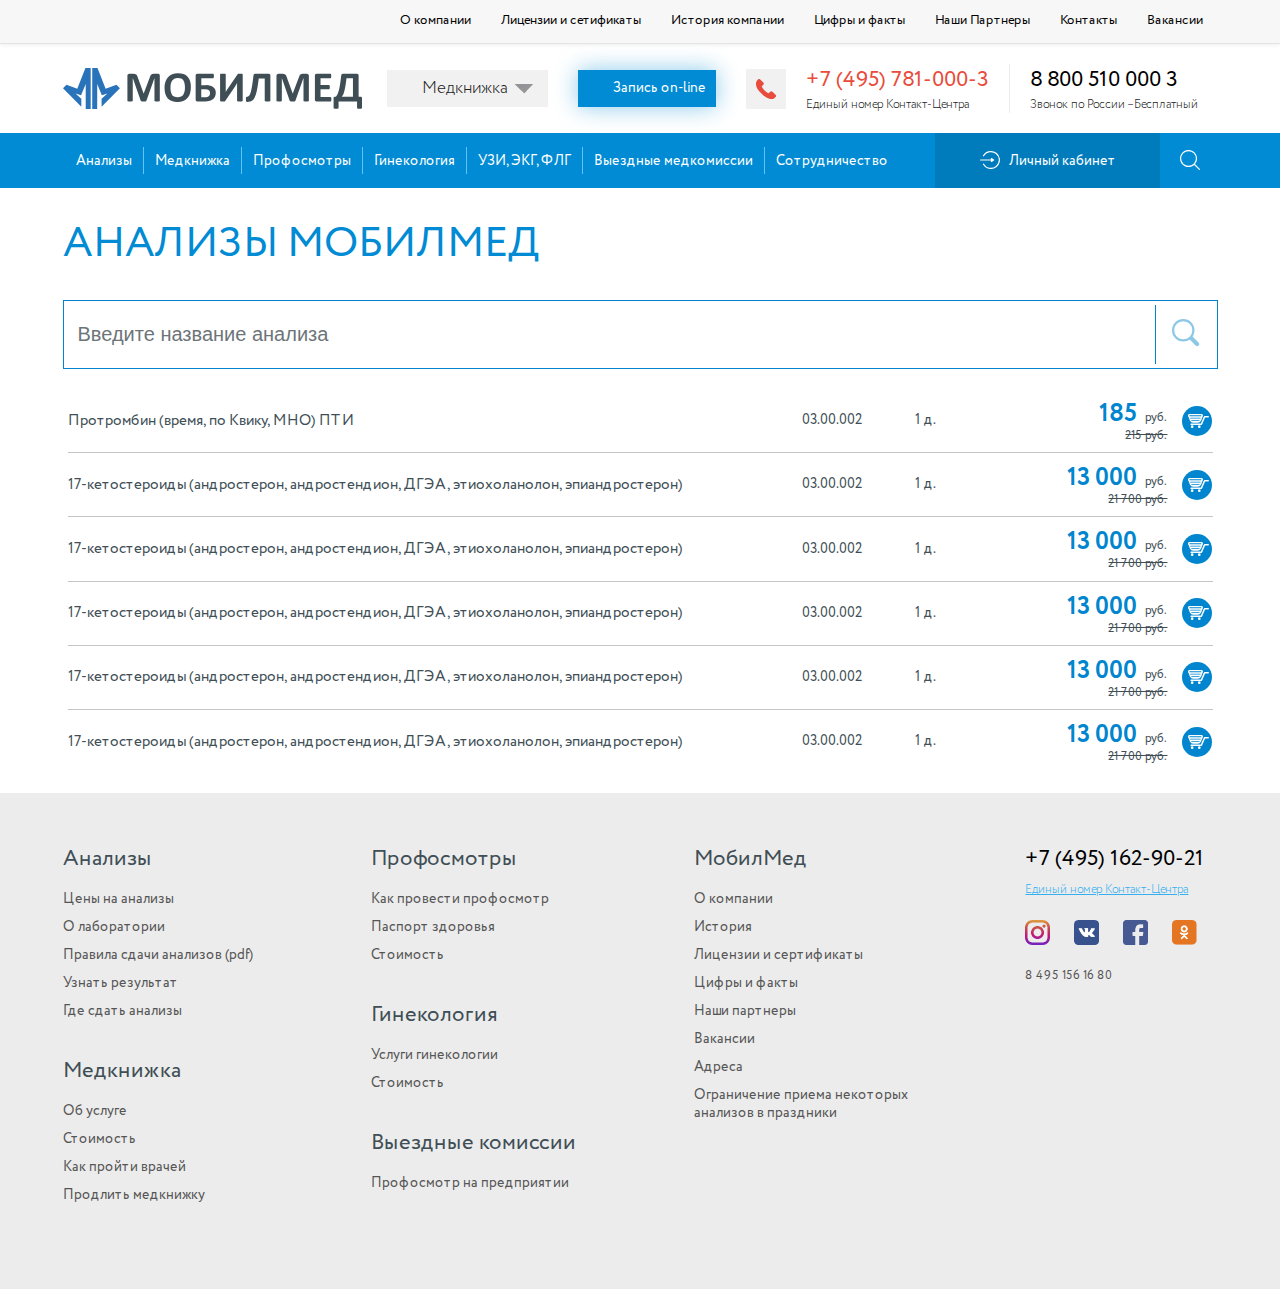
<file: search.html>
<!DOCTYPE html>
<html lang="ru">
<head>
    <meta charset="UTF-8">
    <meta name="viewport" content="width=device-width, initial-scale=1.0">

    <link rel="stylesheet" href="./css/circe.css" />

    <link rel="stylesheet" href="./css/header-footer.css" />
    <link rel="stylesheet" href="./css/analysis-page.css" />
    <link rel="stylesheet" href="./css/mobile-analysis.css" />
    <link rel="stylesheet" href="./css/search.css">

    <title>Поиск</title>
</head>
<body>
  <header>
    <section class="header-top-mobile">
      <div class="container">
        <a href="./mobilmed-main.html"
          ><img src="./images/Logo.svg" alt="Mobil Med"
        /></a>
        <div class="menu-burger">
          <img
            src="./images/burger-menu.svg"
            alt="Меню"
            id="menu-burger"
            style="position: relative"
          />
          <div id="dropdown-burger">
            <div class="dropdown-burger">
              <a href="https://laboratory.mobil-med.org/order-check/" class="burger-user-account"
                >Личный кабинет</a
              >
              <div class="menu-burger-point">Анализы
                <ul>
                  <li><a href="https://laboratory.mobil-med.org/analysis/">Анализы</a></li>
                  <li><a href="https://laboratory.mobil-med.org/analysis/">Анализы по видам исследований</a></li>
                  <li><a href="https://laboratory.mobil-med.org/analysis/by_organ/">Анализы по органам</a></li>
                  <li><a href="https://laboratory.mobil-med.org/analysis/catalog/">Анализы по категориям</a></li>
                  <li><a href="https://laboratory.mobil-med.org/analysis/cito/">CITO анализы</a></li>
                  <li><a href="https://laboratory.mobil-med.org/analysis/urgent/">Срочные анализы</a></li>
                  <li><a href="https://laboratory.mobil-med.org/order-check/">Узнать результаты</a></li>
                  <li><a href="https://laboratory.mobil-med.org/contacts/list/">Где сдать анализы</a></li>
                </ul>
              </div>
              <div class="menu-burger-point">Медкнижка
                <ul>
                  <li><a href="https://www.mobil-med.org/services/medrecords/prices/">Медкнижка</a></li>
                  <li><a href="https://www.mobil-med.org/services/medrecords/prices/">Цены</a></li>
                  <li><a href="https://www.mobil-med.org/services/medrecords/about/">Об услуге</a></li>
                  <li><a href="https://www.mobil-med.org/services/medrecords/howto/">Как пройти врачей</a></li>
                  <li><a href="https://www.mobil-med.org/services/medrecords/extend/">Продлить медкнижку</a></li>
                  <li><a href="https://www.mobil-med.org/services/medrecords/makenew/">Оформить новую медкнижку</a></li>
                  <li><a href="https://www.mobil-med.org/services/medrecords/fullprice/">Полный прайслист на услуги</a></li>
                </ul>
              </div>
              <div class="menu-burger-point">Профосмотры
                <ul>
                  <li><a href="https://www.mobil-med.org/services/profexaminations/prices/">Профосмотры</a></li>
                  <li><a href="https://www.mobil-med.org/services/profexaminations/prices/">Цены</a></li>
                  <li><a href="https://www.mobil-med.org/services/profexaminations/about/">Об услуге</a></li>
                  <li><a href="https://www.mobil-med.org/services/profexaminations/passport_zdorovya/">Паспорт здоровья</a></li>
                  <li><a href="https://www.mobil-med.org/services/profexaminations/howto/">Как провести профосмотр</a></li>
                  <li><a href="https://www.mobil-med.org/services/profexaminations/docs/">Документация</a></li>
                </ul>
              </div>
              <div class="menu-burger-point">Гинекология
                <ul>
                  <li><a href="https://www.mobil-med.org/services/ginecology/prices/">Гинекология</a></li>
                  <li><a href="https://www.mobil-med.org/services/ginecology/about/">Об услуге</a></li>
                  <li><a href="https://www.mobil-med.org/services/ginecology/prices/programms/">Программы</a></li>
                  <li><a href="https://www.mobil-med.org/services/ginecology/prices/">Прайс</a></li>
                </ul>
              </div>
              <a href="https://www.mobil-med.org/services/apparatnaya_diagnostika/price/">УЗИ, ЭКГ, ФЛГ</a>
              <a href="https://www.mobil-med.org/services/offsitemedexamination/">Выездные медкомиссии</a>
              <a href="http://www.mobil-lab.ru/">Сотрудничество</a>
              <a href="https://www.mobil-med.org/search/">Поиск</a>
            </div>
          </div>
        </div>
      </div>
    </section>
    <section class="header-top">
      <div class="container">
        <ul>
          <li><a href="https://www.mobil-med.org/about/company/">О компании</a></li>
          <li><a href="https://www.mobil-med.org/about/licenses/">Лицензии и сетификаты</a></li>
          <li><a href="https://www.mobil-med.org/about/history/">История компании</a></li>
          <li><a href="https://www.mobil-med.org/about/factsandnumbers/">Цифры и факты</a></li>
          <li><a href="https://www.mobil-med.org/about/reviews/">Наши Партнеры</a></li>
          <li><a href="https://www.mobil-med.org/offices/">Контакты</a></li>
          <li><a href="https://www.mobil-med.org/careers/">Вакансии</a></li>
        </ul>
      </div>
    </section>
    <section class="header-middle">
      <div class="container header-middle-cont">
        <a href="./mobilmed-main.html" id="main-logo">
          <img
          src="./images/Logo.svg"
          alt="MobilMed Logo"
          style="vertical-align: middle"
          />
        </a>
        <div class="header-middle-main">
          <div class="medbook">
            <div class="medbook-title">Медкнижка</div>
            <div class="medbook-dropdown">
              <a href="https://www.mobil-med.org/services/medrecords/statuslmk/">Проверить статус</a>
              <a href="https://www.mobil-med.org/services/medrecords/checklmk/">Проверить книжку</a>
            </div>
          </div>
          <a href="https://www.mobil-med.org/record/" class="blue-button">Запись on-line</a>
          <div class="phone-icon">
            <img src="./images/engIcon-phone.svg" />
          </div>
          <div class="header-number-block hnb-first">
            <p class="header-number">+7 (495) 781-000-3</p>
            <p class="header-number-subtitle">
              Единый номер<br />
              Контакт-Центра
            </p>
          </div>
          <div class="header-number-block">
            <p class="header-number">8 800 510 000 3</p>
            <p class="header-number-subtitle">
              Звонок по России –<br />Бесплатный
            </p>
          </div>
        </div>
      </div>
    </section>
    <section class="header-menu">
      <div class="container">
        <nav class="header-nav">
          <ul>
            <li>
              <a href="https://laboratory.mobil-med.org/analysis/">Анализы</a>
              <ul class="header-nav-dropdown">
                <li><a href="https://laboratory.mobil-med.org/analysis/">Анализы по видам исследований</a></li>
                  <li><a href="https://laboratory.mobil-med.org/analysis/by_organ/">Анализы по органам</a></li>
                  <li><a href="https://laboratory.mobil-med.org/analysis/catalog/">Анализы по категориям</a></li>
                  <li><a href="https://laboratory.mobil-med.org/analysis/cito/">CITO анализы</a></li>
                  <li><a href="https://laboratory.mobil-med.org/analysis/urgent/">Срочные анализы</a></li>
                  <li><a href="https://laboratory.mobil-med.org/order-check/">Узнать результаты</a></li>
                  <li><a href="https://laboratory.mobil-med.org/contacts/list/">Где сдать анализы</a></li>
              </ul>
            </li>
            <li>
              <a href="https://www.mobil-med.org/services/medrecords/prices/">Медкнижка</a>
              <ul class="header-nav-dropdown">
                <li><a href="https://www.mobil-med.org/services/medrecords/prices/">Цены</a></li>
                  <li><a href="https://www.mobil-med.org/services/medrecords/about/">Об услуге</a></li>
                  <li><a href="https://www.mobil-med.org/services/medrecords/howto/">Как пройти врачей</a></li>
                  <li><a href="https://www.mobil-med.org/services/medrecords/extend/">Продлить медкнижку</a></li>
                  <li><a href="https://www.mobil-med.org/services/medrecords/makenew/">Оформить новую медкнижку</a></li>
                  <li><a href="https://www.mobil-med.org/services/medrecords/fullprice/">Полный прайслист на услуги</a></li>
              </ul>
            </li>
            <li>
              <a href="https://www.mobil-med.org/services/profexaminations/prices/">Профосмотры</a>
              <ul class="header-nav-dropdown">
                <li><a href="https://www.mobil-med.org/services/profexaminations/prices/">Цены</a></li>
                  <li><a href="https://www.mobil-med.org/services/profexaminations/about/">Об услуге</a></li>
                  <li><a href="https://www.mobil-med.org/services/profexaminations/passport_zdorovya/">Паспорт здоровья</a></li>
                  <li><a href="https://www.mobil-med.org/services/profexaminations/howto/">Как провести профосмотр</a></li>
                  <li><a href="https://www.mobil-med.org/services/profexaminations/docs/">Документация</a></li>
              </ul>
            </li>
            <li>
              <a href="https://www.mobil-med.org/services/ginecology/prices/">Гинекология</a>
              <ul class="header-nav-dropdown">
                <li><a href="https://www.mobil-med.org/services/ginecology/about/">Об услуге</a></li>
                  <li><a href="https://www.mobil-med.org/services/ginecology/prices/programms/">Программы</a></li>
                  <li><a href="https://www.mobil-med.org/services/ginecology/prices/">Прайс</a></li>
              </ul>
            </li>
            <li><a href="https://www.mobil-med.org/services/apparatnaya_diagnostika/price/">УЗИ, ЭКГ, ФЛГ</a></li>
            <li><a href="https://www.mobil-med.org/services/offsitemedexamination/">Выездные медкомиссии</a></li>
            <li><a href="http://www.mobil-lab.ru/">Сотрудничество</a></li>
          </ul>
          <ul>
            <li class="user-account"><a href="https://laboratory.mobil-med.org/order-check/">Личный кабинет</a></li>
            <li class="nav-search">
              <a href="https://www.mobil-med.org/search/"><img src="./images/engIcon-search.svg" /></a>
            </li>
          </ul>
        </nav>
      </div>
    </section>
  </header>

    <main>
        <section class="analysis-search">
            <div class="container">
                <h1>АНАЛИЗЫ МОБИЛМЕД</h1>
          <form class="search-form">
            <input
              type="text"
              class="search-form-input"
              placeholder="Введите название анализа"
            />
            <button class="search-form-btn">
              <img src="./images/search-icon.svg" alt="" />
            </button>
          </form>
            </div>
        </section>

        <section class="search-results">
            <div class="container">
                <div class="search-dropdown">
                    <div class="search-card">
                      <a href="#" class="search-card-name"
                        >Протромбин (время, по Квику, МНО) ПТИ</a
                      >
                      <p>03.00.002</p>
                      <p>1 д.</p>
                      <div class="search-buy-block">
                        <div>
                          <div class="search-price">
                            <p class="slider-item-price">185</p>
                            <p class="small-price-text">руб.</p>
                          </div>
                          <p class="small-price-text">215 руб.</p>
                        </div>
                        <a href="#" class="busket"></a>
                      </div>
                    </div>
                    <div class="search-card">
                      <a href="#" class="search-card-name">
                        17-кетостероиды (андростерон, андростендион, ДГЭА,
                        этиохоланолон, эпиандростерон)
                      </a>
                      <p>03.00.002</p>
                      <p>1 д.</p>
                      <div class="search-buy-block">
                        <div>
                          <div class="search-price">
                            <p class="slider-item-price">13 000</p>
                            <p class="small-price-text">руб.</p>
                          </div>
                          <p class="small-price-text">21 700 руб.</p>
                        </div>
                        <a href="#" class="busket"></a>
                      </div>
                    </div>
                    <div class="search-card">
                      <a href="#" class="search-card-name">
                        17-кетостероиды (андростерон, андростендион, ДГЭА,
                        этиохоланолон, эпиандростерон)
                      </a>
                      <p>03.00.002</p>
                      <p>1 д.</p>
                      <div class="search-buy-block">
                        <div>
                          <div class="search-price">
                            <p class="slider-item-price">13 000</p>
                            <p class="small-price-text">руб.</p>
                          </div>
                          <p class="small-price-text">21 700 руб.</p>
                        </div>
                        <a href="#" class="busket"></a>
                      </div>
                    </div>
                    <div class="search-card">
                      <a href="#" class="search-card-name">
                        17-кетостероиды (андростерон, андростендион, ДГЭА,
                        этиохоланолон, эпиандростерон)
                      </a>
                      <p>03.00.002</p>
                      <p>1 д.</p>
                      <div class="search-buy-block">
                        <div>
                          <div class="search-price">
                            <p class="slider-item-price">13 000</p>
                            <p class="small-price-text">руб.</p>
                          </div>
                          <p class="small-price-text">21 700 руб.</p>
                        </div>
                        <a href="#" class="busket"></a>
                      </div>
                    </div>
                    <div class="search-card">
                      <a href="#" class="search-card-name">
                        17-кетостероиды (андростерон, андростендион, ДГЭА,
                        этиохоланолон, эпиандростерон)
                      </a>
                      <p>03.00.002</p>
                      <p>1 д.</p>
                      <div class="search-buy-block">
                        <div>
                          <div class="search-price">
                            <p class="slider-item-price">13 000</p>
                            <p class="small-price-text">руб.</p>
                          </div>
                          <p class="small-price-text">21 700 руб.</p>
                        </div>
                        <a href="#" class="busket"></a>
                      </div>
                    </div>
                    <div class="search-card">
                      <a href="#" class="search-card-name">
                        17-кетостероиды (андростерон, андростендион, ДГЭА,
                        этиохоланолон, эпиандростерон)
                      </a>
                      <p>03.00.002</p>
                      <p>1 д.</p>
                      <div class="search-buy-block">
                        <div>
                          <div class="search-price">
                            <p class="slider-item-price">13 000</p>
                            <p class="small-price-text">руб.</p>
                          </div>
                          <p class="small-price-text">21 700 руб.</p>
                        </div>
                        <a href="#" class="busket"></a>
                      </div>
                    </div>
                  </div>
            </div>
        </section>
    </main>

    <footer>
      <div class="container">
        <div class="footer">
          <div class="footer-column">
            <div class="footer-column-block">
              <p class="footer-title">Анализы</p>
              <a href="https://laboratory.mobil-med.org/analysis/" class="footer-link">Цены на анализы</a>
              <a href="https://www.mobil-lab.ru/about/history/" class="footer-link">О лаборатории</a>
              <a href="#" class="footer-link">Правила сдачи анализов (pdf)</a>
              <a href="https://laboratory.mobil-med.org/order-check/" class="footer-link">Узнать результат</a>
              <a href="https://laboratory.mobil-med.org/contacts/list/" class="footer-link">Где сдать анализы</a>
            </div>
            <div class="footer-column-block">
              <p class="footer-title">Медкнижка</p>
              <a href="https://www.mobil-med.org/services/medrecords/about/" class="footer-link">Об услуге</a>
              <a href="https://www.mobil-med.org/services/medrecords/prices/" class="footer-link">Стоимость</a>
              <a href="https://www.mobil-med.org/services/medrecords/howto/" class="footer-link">Как пройти врачей</a>
              <a href="https://www.mobil-med.org/services/medrecords/extend/" class="footer-link">Продлить медкнижку</a>
            </div>
            <div class="footer-column footer-column-block">
              <div class="header-number-block footer-number-block">
                <p class="header-number">+7 (495) 162-90-21</p>
                <p class="header-number-subtitle">
                  Единый номер Контакт-Центра
                </p>
              </div>
              <div class="social-links">
                <a href="https://www.instagram.com/mobil_med/"
                  ><img src="./images/inst.png" alt=""
                /></a>
                <a href="https://vk.com/club19541355"
                  ><img src="./images/vk.png" alt=""
                /></a>
                <a href="https://www.facebook.com/medknijka/"
                  ><img src="./images/fb.png" alt=""
                /></a>
                <a href="https://ok.ru/group/55080573599745"
                  ><img src="./images/ok.png" alt=""
                /></a>
              </div>
              <p class="footer-link">8 495 156 16 80</p>
            </div>
          </div>
          <div class="footer-column">
            <div class="footer-column-block">
              <p class="footer-title">Профосмотры</p>
              <a href="https://www.mobil-med.org/services/profexaminations/howto/" class="footer-link">Как провести профосмотр</a>
              <a href="https://www.mobil-med.org/services/profexaminations/passport_zdorovya/" class="footer-link">Паспорт здоровья</a>
              <a href="https://www.mobil-med.org/services/profexaminations/prices/" class="footer-link">Стоимость</a>
            </div>
            <div class="footer-column-block">
              <p class="footer-title">Гинекология</p>
              <a href="https://www.mobil-med.org/services/ginecology/about/" class="footer-link">Услуги гинекологии</a>
              <a href="https://www.mobil-med.org/services/ginecology/prices/" class="footer-link">Стоимость</a>
            </div>
            <div class="footer-column-block">
              <p class="footer-title">Выездные комиссии</p>
              <a href="https://www.mobil-med.org/services/offsitemedexamination/" class="footer-link">Профосмотр на предприятии</a>
            </div>
          </div>
          <div class="footer-column">
            <div class="footer-column-block">
              <p class="footer-title">МобилМед</p>
              <a href="https://www.mobil-med.org/about/company/" class="footer-link">О компании</a>
              <a href="https://www.mobil-med.org/about/history/" class="footer-link">История</a>
              <a href="https://www.mobil-med.org/about/licenses/" class="footer-link">Лицензии и сертификаты</a>
              <a href="https://www.mobil-med.org/about/factsandnumbers/" class="footer-link">Цифры и факты</a>
              <a href="https://www.mobil-med.org/about/reviews/" class="footer-link">Наши партнеры</a>
              <a href="https://www.mobil-med.org/careers/" class="footer-link">Вакансии</a>
              <a href="https://peterlyshak.github.io/contacts/list/" class="footer-link">Адреса</a>
              <a href="https://www.mobil-med.org/upload/documents/Work_In_NewYear.pdf" class="footer-link"
                >Ограничение приема некоторых<br />анализов в праздники</a
              >
            </div>
          </div>
          <div class="footer-column">
            <div class="header-number-block footer-number-block">
              <p class="header-number">+7 (495) 162-90-21</p>
              <p class="header-number-subtitle">Единый номер Контакт-Центра</p>
            </div>
            <div class="social-links">
              <a href="https://www.instagram.com/mobil_med/"
                ><img src="./images/inst.png" alt=""
              /></a>
              <a href="https://vk.com/club19541355"
                ><img src="./images/vk.png" alt=""
              /></a>
              <a href="https://www.facebook.com/medknijka/"
                ><img src="./images/fb.png" alt=""
              /></a>
              <a href="https://ok.ru/group/55080573599745"
                ><img src="./images/ok.png" alt=""
              /></a>
            </div>
            <p class="footer-link">8 495 156 16 80</p>
          </div>
        </div>
      </div>
    </footer>
</body>
</html>
</file>
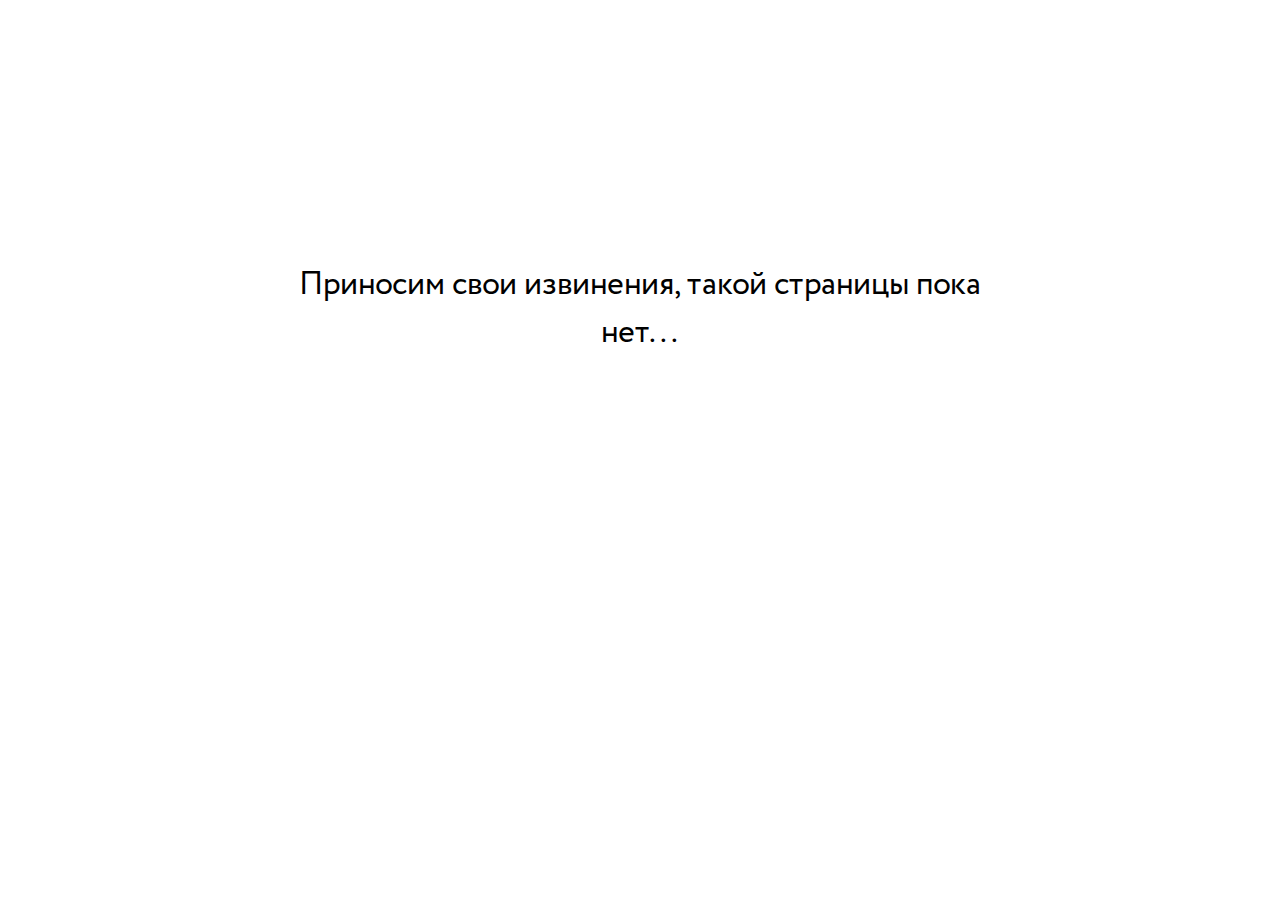
<file: sorry.html>
<!DOCTYPE html>
<html lang="ru">
<head>
    <meta charset="UTF-8">
    <meta name="viewport" content="width=device-width, initial-scale=1.0">

    <link rel="stylesheet" href="./css/circe.css" />

    <link rel="stylesheet" href="./css/sorry.css">

    <title>Упс...</title>
</head>
<body>
    <p>Приносим свои извинения, такой страницы пока нет...</p>
</body>
</html>
</file>
<file: css/circe.css>
@font-face {
	font-family: 'Circe Bold';
	src: url('../fonts/circe_bold.eot'); /* IE 9 Compatibility Mode */
	src: url('../fonts/circe_bold.eot?#iefix') format('embedded-opentype'), /* IE < 9 */
		url('../fonts/circe_bold.woff2') format('woff2'), /* Super Modern Browsers */
		url('../fonts/circe_bold.woff') format('woff'), /* Firefox >= 3.6, any other modern browser */
		url('../fonts/circe_bold.ttf') format('truetype'), /* Safari, Android, iOS */
		url('../fonts/circe_bold.svg#circe_bold') format('svg'); /* Chrome < 4, Legacy iOS */
}

@font-face {
	font-family: 'Circe ExtraBold';
	src: url('../fonts/circe_extrabold.eot'); /* IE 9 Compatibility Mode */
	src: url('../fonts/circe_extrabold.eot?#iefix') format('embedded-opentype'), /* IE < 9 */
		url('../fonts/circe_extrabold.woff2') format('woff2'), /* Super Modern Browsers */
		url('../fonts/circe_extrabold.woff') format('woff'), /* Firefox >= 3.6, any other modern browser */
		url('../fonts/circe_extrabold.ttf') format('truetype'), /* Safari, Android, iOS */
		url('../fonts/circe_extrabold.svg#circe_extrabold') format('svg'); /* Chrome < 4, Legacy iOS */
}

@font-face {
	font-family: 'Circe ExtraLight';
	src: url('../fonts/circe_extralight.eot'); /* IE 9 Compatibility Mode */
	src: url('../fonts/circe_extralight.eot?#iefix') format('embedded-opentype'), /* IE < 9 */
		url('../fonts/circe_extralight.woff2') format('woff2'), /* Super Modern Browsers */
		url('../fonts/circe_extralight.woff') format('woff'), /* Firefox >= 3.6, any other modern browser */
		url('../fonts/circe_extralight.ttf') format('truetype'), /* Safari, Android, iOS */
		url('../fonts/circe_extralight.svg#circe_extralight') format('svg'); /* Chrome < 4, Legacy iOS */
}

@font-face {
	font-family: 'Circe Light';
	src: url('../fonts/circe_light.eot'); /* IE 9 Compatibility Mode */
	src: url('../fonts/circe_light.eot?#iefix') format('embedded-opentype'), /* IE < 9 */
		url('../fonts/circe_light.woff2') format('woff2'), /* Super Modern Browsers */
		url('../fonts/circe_light.woff') format('woff'), /* Firefox >= 3.6, any other modern browser */
		url('../fonts/circe_light.ttf') format('truetype'), /* Safari, Android, iOS */
		url('../fonts/circe_light.svg#circe_light') format('svg'); /* Chrome < 4, Legacy iOS */
}

@font-face {
	font-family: 'Circe';
	src: url('../fonts/circe.eot'); /* IE 9 Compatibility Mode */
	src: url('../fonts/circe.eot?#iefix') format('embedded-opentype'), /* IE < 9 */
		url('../fonts/circe.woff2') format('woff2'), /* Super Modern Browsers */
		url('../fonts/circe.woff') format('woff'), /* Firefox >= 3.6, any other modern browser */
		url('../fonts/circe.ttf') format('truetype'), /* Safari, Android, iOS */
		url('../fonts/circe.svg#circe') format('svg'); /* Chrome < 4, Legacy iOS */
}

@font-face {
	font-family: 'Circe Thin';
	src: url('../fonts/circe_thin.eot'); /* IE 9 Compatibility Mode */
	src: url('../fonts/circe_thin.eot?#iefix') format('embedded-opentype'), /* IE < 9 */
		url('../fonts/circe_thin.woff2') format('woff2'), /* Super Modern Browsers */
		url('../fonts/circe_thin.woff') format('woff'), /* Firefox >= 3.6, any other modern browser */
		url('../fonts/circe_thin.ttf') format('truetype'), /* Safari, Android, iOS */
		url('../fonts/circe_thin.svg#circe_thin') format('svg'); /* Chrome < 4, Legacy iOS */
}
</file>
<file: css/header-footer.css>
* {
  box-sizing: border-box;
  margin: 0;
  padding: 0;
  -webkit-font-smoothing: antialiased;
}
*:focus {
  outline: none;
}
.container {
  width: 95%;
  max-width: 1155px;
  margin: auto;
  font-family: "Circe", sans-serif;
  text-rendering: optimizeLegibility;
  -webkit-font-smoothing: antialiased;
}
.container2 {
  width: 100%;
  max-width: 1235px;
  margin: auto;
  font-family: "Circe", sans-serif;
}
li {
  cursor: pointer;
}
.section-title {
  text-align: center;
  font-size: 18px;
  color: #0085ce;
  margin-bottom: 25px;
  text-transform: uppercase;
}

/* ********************************************************************** */

.header-top {
  padding-top: 11px;
  padding-bottom: 9px;
  background-color: #f7f7f7;
  box-shadow: 0 0 5px rgba(0, 0, 0, 0.1);
  border-bottom: 1px solid rgba(0, 0, 0, 0.075);
}
ul {
  list-style-type: none;
  display: flex;
  align-items: center;
  justify-content: flex-end;
}
a {
  text-decoration: none;
  vertical-align: top;
  color: black;
}
.header-top > .container > ul > li > a {
  padding: 11px 15px 9px;
  font-size: 13px;
  font-weight: 400;
}
.header-top > .container > ul > li > a:hover {
  color: #008bd4;
}

/* ********************************************************************** */

.header-middle-cont > a {
  width: 300px;
}
.header-number-block > * > br {
  display: none;
}
.header-middle-cont {
  padding: 20px 0;
  display: flex;
  align-items: center;
  justify-content: space-between;
}
.phone-icon {
  width: 40px;
  height: 40px;
  padding: 10px 10px;
  background: #f1f1f1;
  margin-left: 30px;
  cursor: pointer;
}
.phone-icon > img {
  width: 20px;
  height: 20px;
}
.header-middle-main {
  display: flex;
  align-items: center;
  justify-content: space-between;
}
.medbook-title {
  position: relative;
  padding: 6px 40px 5px 35px;
  font-size: 17px;
  font-weight: 100;
  color: rgb(34, 34, 34);
  cursor: pointer;
  background-color: #f1f1f1;
  background-image: url(../images/expand-more.png);
  background-repeat: no-repeat;
  background-position-y: center;
  background-position-x: 90%;
}
.medbook-title, a.blue-button {
  height: 37px;
}

.medbook {
  margin-right: 30px;
  font-family: "Circe Light";
  position: relative;
}
.medbook-dropdown {
  position: absolute;
  left: 0;
  width: 100%;
  z-index: 5;
  flex-direction: column;
  display: none;
  align-items: center;
}
.medbook-dropdown > a {
  cursor: pointer;
  padding: 10px;
  font-size: 13px;
  font-weight: 400;
  line-height: 1.5;
  color: #333333;
  text-align: center;
  width: 100%;
  background-color: #fff;
}
.medbook-dropdown > a:hover {
  background-color: #f3f3f3;
  color: #e74c3c;
}
.medbook:hover > .medbook-dropdown {
  display: flex;
}

.blue-button {
  padding: 8px 10px 8px 35px;
  background-color: #008bd4;
  box-shadow: 0 0 23px rgba(0, 139, 212, 0.46);
  font-size: 14px;
  color: #fff;
  transition: 0.3s;
  background-repeat: no-repeat;
  background-position: 5px center;
  background-size: 25px;
}
#appointment-button {
  background-image: url(../images/calendar.svg);
}
#basket-button {
  background-image: url(../images/cart-icon-white.svg);
}
.blue-button:hover {
  background-color: #e74c3c;
  box-shadow: 0 0 23px rgba(226, 67, 67, 0.46);
}
.header-number-block {
  padding: 0 20px;
  text-align: left;
}
.hnb-first {
  border-right: 1px solid #ececed;
}
.hnb-first > .header-number {
  color: #e74c3c;
}
.header-number {
  font-size: 22px;
  font-weight: 300;
}
.header-number-subtitle {
  font-family: "Circe Light";
  font-size: 12px;
  font-weight: 400;
  color: rgb(34, 34, 34);
}

/* ********************************************************************** */

.header-menu {
  background-color: #008bd4;
}
.header-nav {
  display: flex;
  align-items: center;
  justify-content: space-between;
}
.header-nav > ul {
  justify-content: space-between;
}
.header-nav > ul > li {
  padding: 17px 10px 17px;
  font-size: 14px;
  text-align: center;
  font-weight: 400;
  margin-left: 3px;
  transition: 0.3s;
}

.header-nav > ul:first-of-type > li {
  position: relative;
}
.header-nav-dropdown {
  position: absolute;
  top: 100%;
  left: 0;
  z-index: 5;
  display: none;
  flex-direction: column;
  justify-content: space-between;
  align-items: flex-start;
  width: 220px;
  box-shadow: 0px 3px 5px 3px rgba(0,0,0,0.25);
}
.header-nav > ul:first-of-type > li:hover > ul{
  display: flex;
}
.header-nav-dropdown > li {
  width: 100%;
  background-color: #fff;
}
.header-nav > ul:first-of-type > li > ul > li:hover {
  background-color: #acd9f1;
}
.header-nav > ul:first-of-type > li > ul > li > a {
  display: block;
  width: 100%;
  padding: 9px 12px;
  text-align: left;
  font-size: 14px;
  color: #000;
}

.header-nav > ul > li > a {
  color: #fff;
}
.header-nav > ul > li:hover {
  background-color: #007cbd;
  line-height: normal;
  vertical-align: middle;
}
.header-nav > ul > li::after {
  content: "";
  display: inline-block;
  height: calc(100% - 50%);
  width: 1px;
  top: 25%;
  position: absolute;
  right: -2px;
  background: #64c3f6;
  vertical-align: middle;
}
.header-nav > ul > li:last-of-type::after {
  display: none;
}
.header-nav > ul:last-of-type > li > a {
  color: #fff;
  padding: 0 34px 0;
  margin-left: 30px;
  line-height: normal;
  vertical-align: middle;
}
.user-account {
  background-color: #007cbd;
  background-image: url(../images/engIcon-login.svg);
  background-repeat: no-repeat;
  background-size: 20px;
  background-position: 45px center;
}
.header-nav > ul:last-of-type > li::after {
  display: none;
}
.nav-search {
  width: 55px;
  height: 55px;
  margin-left: 5px;
}
.nav-search > a {
  margin: 0!important;
  padding: 0!important;
}
.nav-search > a > img {
  width: 20px;
  height: 20px;
}

/* ********************************************************************** */

footer {
  padding: 50px 0;
  background: #ececec;
}
.footer {
  display: flex;
  align-items: flex-start;
  justify-content: space-between;
}
.footer-column-block {
  display: flex;
  flex-direction: column;
  justify-content: flex-start;
  margin-bottom: 30px;
}
.footer-title {
  font-size: 22px;
  font-weight: 300;
  margin-bottom: 10px;
  color: #404e55;
}
.footer-link {
  color: #555555;
  display: block;
  font-size: 14px;
  font-weight: 300;
  padding: 5px 0;
  line-height: 18px;
}
.footer-number-block {
  padding: 0;
  margin-bottom: 20px;
}
.footer-number-block > .header-number-subtitle {
  line-height: 20px;
  font-size: 12px;
  font-weight: 400;
  display: block;
  margin-top: 5px;
  color: #34afef;
  text-decoration: underline;
}
.social-links > a > img {
  width: 25px;
  height: 25px;
  margin-right: 20px;
  margin-bottom: 10px;
}
.footer-column:last-of-type > .footer-link {
  font-size: 12px;
  margin-bottom: 10px;
}
.footer > .footer-column:first-of-type > .footer-column {
  display: none;
}




/* ******************************************************************* */
/* ***** TABLET VERSIONS ***** */

@media (max-width: 1250px) {
  .header-nav > ul > li {
    padding: 15px 8px 15px;
    padding-left: 10px;
    font-size: 13px;
    margin: 0;
  }
  .header-nav > ul > li::after {
    right: 0px;
    width: 0.5px;
  }
  .phone-icon {
    margin-left: 15px;
  }
  .header-nav > ul:last-of-type > li > a {
    color: #fff;
    margin-left: 15px;
    padding: 0 25px;
  }
  .user-account {
    background-size: 20px;
    background-position: 20px center;
  }
  .medbook-title {
    padding: 7px 20px 5px 15px;
    font-size: 12px;
    height: 35px;
    width: 110px;
  }
  .blue-button {
    width: 140px;
    text-align: center;
    font-size: 12px;
    height: 35px;
  }
  .medbook-title, a.blue-button {
    height: 35px;
  }
}
@media (max-width: 1135px) {
  .header-middle-cont > a {
    width: 270px;
  }
}
@media (max-width: 1088px) {
  .header-middle-cont > a {
    width: 170px;
  }
  .header-number {
    font-size: 19px;
  }
  .header-nav > ul > li {
    padding: 11px 6px;
    font-size: 13px;
  }
  .header-nav > ul > li::after {
    right: 1px;
    width: 0.5px;
  }
  .phone-icon {
    margin-left: 15px;
  }
  .header-nav > ul:last-of-type > li > a {
    color: #fff;
    margin-left: 15px;
    padding: 0 25px;
  }
  .user-account {
    background-size: 20px;
    background-position: 20px center;
  }
  .nav-search {
    padding: 13px!important;
    width: 41px;
    height: 41px;
  }
  .nav-search > a > img {
    width: 15px;
    height: 15px;
  }
}
@media (max-width: 990px) {
  .header-top-mobile {
    display: block!important;
    background-color: #f7f7f7;
    box-shadow: 0 0 5px rgba(0, 0, 0, 0.1);
    border-bottom: 1px solid rgba(0, 0, 0, 0.075);
  }
  .header-middle-cont > a, .header-top, .header-menu {
    display: none;
  } 
  .header-middle {
    box-shadow: 0 0 10px rgba(0, 0, 0, 0.1);
  }
  .header-middle-main {
    flex-basis: 100%;
  }
  .header-number-block {
    padding: 0 10px;
    border: none;
  }
  .phone-icon {
    margin-left: 140px;
  }
}
@media (max-width: 885px) {
  .phone-icon {
    margin-left: 60px;
  }
  .footer-column {
    display: flex;
    width: 100%;
    justify-content: flex-start;
  }
  .footer-column-block {
    flex-basis: 33%;
  }
  footer {
    padding-top: 20px;
    padding-left: 30px;
  }
  .footer {
    flex-wrap: wrap;
  }
  .footer-column:nth-of-type(3) {
    width: 66%;
  }
  .footer-column:nth-of-type(3) > .footer-column-block {
    flex-basis: 50%;
  }
  .footer-column:last-of-type {
    flex-direction: column;
    flex-basis: 33%;
  }
  .footer > .footer-column:first-of-type > .footer-column {
    display: flex;
  }
  .footer > .footer-column:last-of-type {
    display: none;
  }
}
@media (max-width: 790px) {
  .phone-icon {
    margin: 0;
  }
  .header-middle-main > .blue-button {
      padding: 8px 6px 8px 26px;
      font-size: 12px;
      background-position: 3px center;
      background-size: 20px;
      width: 130px;
  }
  .medbook {
    margin: 0;
  }
}
@media (max-width: 700px) {
  .header-number-block {
    padding: 0;
  }
  .medbook {
    margin: 0;
  }
  .header-number {
    font-size: 16px;
  }
  .header-number-subtitle {
    font-size: 10px;
  }
  .social-links > a > img {
    margin-right: 5px;
  }
  footer {
    padding-left: 20px;
  }
}
@media (max-width: 590px) {
  .header-middle-main {
    flex-wrap: wrap;
  }
  .header-middle-main > .blue-button, .medbook {
    flex-basis: 49%;
    margin-bottom: 10px;
  }
  .medbook-title {
    font-size: 14px;
  }
  .header-middle-main > .blue-button {
    padding: 8px 10px;
    font-size: 14px;
    background-position: 5% center;
    background-size: 25px;
  }
  .medbook-title {
    width: auto;
    text-align: center;
  }
  .header-number-block:last-of-type {
    margin-right: 20%;
  }
  .medbook-dropdown > a {
    width: 100%;
  }
}
@media (max-width: 550px) {
  footer {
    padding-top: 20px;
  }
  .footer {
    flex-wrap: wrap;
  }
  .footer-column {
    flex-basis: 48%!important;
    display: block;
  }
  .footer-number-block > .header-number {
    font-size: 18px;
  }
  .footer-number-block > .header-number-subtitle {
    font-size: 14px;
  }
  .social-links > a > img {
    margin-right: 10px;
    margin-bottom: 0;
  }
  .footer-column:last-of-type > .footer-link {
    font-size: 14px;
  }
  .footer > .footer-column:first-of-type > .footer-column {
    display: none;
  }
  .footer > .footer-column:last-of-type {
    display: flex;
  }
}

@media (max-width: 450px) {
  .header-number-block:last-of-type {
    margin: 0;
  }
}


/* ******************************************************************* */
/* MOBILE ADAPTATION HEADER + FOOTER */
@media (max-width: 415px) {
  .header-top-mobile {
    display: block;
    background-color: #f7f7f7;
    box-shadow: 0 0 5px rgba(0, 0, 0, 0.1);
    border-bottom: 1px solid rgba(0, 0, 0, 0.075);
  }
  .section {
    width: 100%;
  }
  .container {
    width: 95%;
    max-width: 394px;
  }

  /* ******************************************************************* */

  .header-top-mobile > .container > a > img{
    height: 40px;
  }
  .header-top-mobile > .container {
    display: flex;
    align-items: center;
    justify-content: space-between;
    padding: 10px 0;
  }
  .header-top,
  .header-menu {
    display: none;
  }
  .header-middle-cont > img {
    display: none;
  }
  .header-middle-main {
    flex-wrap: wrap;
    vertical-align: middle;
  }
  .medbook-title {
    padding: 5px 35px;
    font-size: 100%;
    line-height: 2;
  }
  .medbook,
  .header-middle-main > .blue-button {
    line-height: 1.7;
    text-align: center;
    margin: 0;
    margin-bottom: 15px;
    flex-basis: 48%;
    font-size: 100%;
  }
  .header-middle-main > .blue-button {
    padding: 8px 20px;
    font-size: 14px;
    text-align: right;
    line-height: 1.4;
    background-position: 5% center;
    background-size: 25px;
  }
  .phone-icon {
    margin: 0;
    width: 45px;
    height: 45px;
  }
  .phone-icon > img {
    width: 25px;
    height: 25px;
  }
  .header-number-block {
    padding: 0;
    flex-basis: 37%;
  }
  .hnb-first {
    padding: 0;
    border: none;
  }
  .header-number {
    font-size: 12px;
  }
  .header-number-subtitle {
    font-size: 11px;
    line-height: 1.2;
  }
  .header-number-block > * > br {
    display: inline-block;
  }
}

@media (max-width: 380px) {
  .menu-burger > img {
    width: 30px!important;
    height: 30px!important;
    margin-top: 3px;
  }
  .header-top-mobile > .container > a {
    height: 30px!important;
  }
  .header-top-mobile > .container > a > img:first-of-type {
    height: 30px;
  }
  .header-top-mobile > .container {
    padding: 0;
  }
  .search-form-input::placeholder {
    font-size: 14px;
  }
  .header-middle-main > .blue-button {
    padding: 8px;
    background-size: 20px;
  }
}

@media (max-width: 315px) {
  .medbook, .header-middle-main > .blue-button {
    flex-basis: 100%;
  }
  .header-middle-main > .blue-button {
    text-align: center;
    background-size: 25px;
    background-position: 5% center;
  }
  .phone-icon {
    display: none;
  }
  .header-number-block {
    margin-right: 5%!important;
    flex-basis: auto;
  }
  .hnb-first {
    margin-left: 5%!important;
  }
  .footer-column {
    flex-basis: 100%!important;
  }
  .header-top-mobile > .container > a {
    height: 20px!important;
  }
  .header-top-mobile > .container > a > img:first-of-type {
    height: 20px;
  }
}


/* ******************************************************************* */
/* ***** DROPDOWN MOBILE MENU ***** */
.header-top-mobile > .container {
  display: flex;
  align-items: center;
  justify-content: space-between;
}
.header-top-mobile > .container > a {
  height: 40px;
  width: 290.46px;
}
.header-top-mobile {
  padding: 5px 0;
    display: none;
    background-color: #f7f7f7;
    box-shadow: 0 0 5px rgba(0, 0, 0, 0.1);
    border-bottom: 1px solid rgba(0, 0, 0, 0.075);
}
#dropdown-burger {
  display: none;
  opacity: 0.99;
  left: 0;
  position: absolute;
  background-color: #008bd4;
  z-index: 40;
  width: 100%;
  height: auto;
  box-shadow: 0px 3px 5px 3px rgba(0,0,0,0.25);
}
.menu-burger {
  height: 40px;
  width: 40px;
}
.menu-burger > img {
  width: 40px;
}
.dropdown-burger {
  display: flex;
  justify-content: space-between;
  align-items: flex-start;
  flex-wrap: wrap;
}
.dropdown-burger > a,
.dropdown-burger > div  {
  cursor: pointer;
  color: #fff!important;
  flex-basis: 100%;
  text-align: right;
  font-size: 18px;
  padding: 15px 20px;
}
.dropdown-burger > a:hover,
.dropdown-burger > div:hover  {
  background-color: #0074b3;
}
.burger-user-account {
  background-color: #0074b3;
  padding-right: 70px !important;
  background-image: url(../images/engIcon-login.svg);
  background-repeat: no-repeat;
  background-size: 40px;
  background-position: right 20px center;
}

.menu-burger-point {
  position: relative;
}
.menu-burger-point::before {
  position: absolute;
  content: '›';
  transform: rotate(90deg);
  height: 10px;
  width: 10px!important;
  left: calc(100% - 5px);
  z-index: 50;
  top: 20px;
}
.menu-burger-point > ul {
  /* top: 100%;
  z-index: 50;
  left: 0; */
  width: 100%;
  height: 100%;
  /* position: absolute; */
  flex-wrap: wrap;
  display: none;
  padding: 10px 0px;
  /* background-color: #1492d6; */
}
.menu-burger-point > ul > li {
  flex-basis: 100%;
  font-size: 18px;
  padding: 10px 0;
}
.menu-burger-point > ul > li > a {
  color: #fff;
}
.menu-burger-point > ul > li:hover {
  text-decoration: underline;
}
</file>
<file: css/analysis.css>
.search > .container {
    display: flex;
    align-items: center;
    justify-content: center;
    padding: 15px 0;
}
.search > .container > * {
    height: 35px;
    padding: 5px;
    font-size: 15px;
    font-family: 'Circe';
    border-radius: 0;
}
.search > .container > input {
    border: 1px solid rgb(172, 172, 172);
    width: 50%;
    border-right: none;
}
.search > .container > button {
    cursor: pointer;
    width: 8%;
    border: none;
    color: #fff;
    background-color: #0085CE;
}
/* *********************************************************************** */
/* *********************************************************************** */
.tooltip {
    position: relative;
    display: inline-block;
}
.tooltip > .tooltip-text {
    visibility: hidden;
    width: 100%;
    white-space: normal;
    background-color: #777;
    color: #fff;
    text-align: center;
    padding: 4px;
    border-radius: 6px;
    font-size: 16px;
    line-height: 1;
    bottom: 130%;
    left: -4px;
    position: absolute;
    z-index: 5;
}
.tooltip > .tooltip-text::after {
    content: " ";
    position: absolute;
    top: 100%;
    left: 10%;
    margin-left: -5px;
    border-width: 5px;
    border-style: solid;
    border-color: #777 transparent transparent transparent;
}
.tooltip:hover > .tooltip-text {
    visibility: visible;
}
/* *********************************************************************** */
.analysisGroups > .container {
    margin-top: 20px;
    display: flex;
    align-items: flex-start;
    justify-content: space-between;
    flex-wrap: wrap;
    padding: 10px 0;
}
.analysis-group {
    width: 31%;
    margin-bottom: 30px;
}
.analysis-group > div:first-of-type > div {
    overflow: hidden;
}
.analysis-group > div {
    display: flex;
    align-items: flex-start;
    justify-content: flex-start;
}
.analysis-title {
    white-space: nowrap;
    color: #003ece;
    font-size: 18px;
    line-height: 1.3;
}
.tooltip > .tooltip-text::before {
    visibility: visible;
    left: calc(102% + 5px);
    top: 120%;
    position: absolute;
    content: '';
    background-color: #fff;
    box-shadow: -8px 0px 9px 5px #fff;
    width: 5px;
    height: 20px;
} 
.text {
    display: flex;
    flex-direction: column;
    flex-basis: 86%;
    overflow-x: hidden;
}
.text > a {
    font-size: 13.5px;
    color: #0086ce!important;
    text-decoration: underline;
    line-height: 2;
    white-space: nowrap;
}
.price {
    flex-basis: 14%;
    font-size: 13.5px;
    font-family: 'Circe Bold';
    text-align: right;
    line-height: 2;
    box-shadow: -7px 0px 10px 0px #fff;
    margin-bottom: 25px;
}
.analysis-group > div:last-of-type > a {
    color: #777;
    font-size: 14px;
    margin-right: 5px;
    text-decoration: underline;
}
.analysis-group > div:last-of-type > a:last-of-type {
    text-decoration: none;
}
.analysis-group > div:last-of-type {
    justify-content: flex-end;
    align-items: baseline;
}
/* ******************************************************************* */

.text-block-seo {
    margin-top: 40px;
    padding-bottom: 30px;
    font-size: 18px;
    color: #444444;
}
.text-block-seo > .container > p:nth-of-type(1),
.text-block-seo > .container > p:nth-of-type(2) {
    margin-bottom: 15px;
}
</file>
<file: css/mobile-analysis-new.css>
@media (max-width: 1050px) {
    .text {
        flex-basis: 80%;
    }
    .price {
        flex-basis: 20%;
    }
}
@media (max-width: 920px) {
    .price {
        margin-bottom: 15px;
    }
}
@media (max-width: 760px) {
    .analysis-group {
        width: 48%;
        margin-bottom: 20px;
    }
    .search > .container > input {
        width: 40%;
    }
    .search > .container > button {
        width: 12%;
    }
    .search > .container > input::placeholder {
        font-size: medium;
    }
}
@media (max-width: 600px) {
    .search > .container > input {
        width: 60%;
    }
    .search > .container > button {
        width: 15%;
    }
}
@media (max-width: 460px) {
    .search > .container > input {
        width: 70%;
    }
    .search > .container > button {
        width: 20%;
    }
    .analysis-group {
        width: 100%;
        margin-bottom: 30px;
    }
    .text {
        flex-basis: 85%;
    }
    .price {
        flex-basis: 15%;
    }
}
@media (max-width: 300px) {
    .text {
        flex-basis: 80%;
    }
    .price {
        flex-basis: 20%;
    }
    .search > .container > * {
        padding: 5px;
        font-size: 13px;
    }
    .search > .container > input {
        width: 75%;
    }
    .search > .container > button {
        width: 25%;
    }
}
</file>
<file: css/basket.css>
main {
  color: #404e55;
}
main > div > nav {
  display: flex;
  align-items: center;
  justify-content: flex-start;
  margin: 20px 0;
  background-color: #e2e6e8;
  border-radius: 8px;
}
main > div > nav > p {
  font-size: 15px;
  color: #404e55;
  transition: 0.3s;
  padding: 20px 75px 20px 25px;
}
main > div > nav > p:first-of-type {
  background-image: url(../images/border-arrow.svg);
  background-size: contain;
  background-repeat: no-repeat;
  background-position: right center;
}
main > div > nav > p:last-of-type {
  opacity: 0.5;
}
/* *********************************************************** */
/* *********************************************************** */
/* *********************************************************** */
.basketSection {
  display: flex;
  justify-content: space-between;
  align-items: flex-start;
  margin-bottom: 30px;
  flex-wrap: wrap;
}
.table {
  flex-basis: 65%;
  box-shadow: 10px 0px 10px -10px rgba(0, 0, 0, 0.25);
  align-self: stretch;
  padding-right: 30px;
  text-align: center;
}
.thead {
  display: flex;
  align-items: center;
  justify-content: space-between;
  line-height: 1.2;
  border-bottom: 1px solid #8ec8e7;
  padding: 0 0 10px 0;
  flex-grow: 1;
}
.tr {
  display: flex;
  align-items: center;
  justify-content: space-between;
  padding: 10px 0;
  border-bottom: 1px solid #e2e6e8;
  flex-grow: 1;
}
.tr > div,
.price-up,
.total-cost,
.total-parameters > div,
.payment > a {
  display: flex;
  align-items: center;
  justify-content: space-between;
}
.price-up,
.total-cost {
  align-items: baseline;
}
.tr > div, .thead > p:last-of-type {
  flex-basis: 20%;
}
.tr > div {
  justify-content: flex-end;
}
.close {
  cursor: pointer;
  margin-left: 10px;
  width: 25px;
  height: 25px;
  border-radius: 50%;
  background-color: #0085ce;
  background-image: url(../images/close-icon.svg);
  background-repeat: no-repeat;
  background-size: 60%;
  background-position: center center;
  transition: 0.3s;
}
/* *********************************************************** */
.thead > p {
  font-size: 15px;
  line-height: 17px;
  flex-basis: 15%;
}
.thead > p:first-of-type {
  font-size: 18px;
  text-transform: uppercase;
  color: #0085ce;
}
.tr > p {
  font-size: 11px;
  flex-basis: 15%;
}
.tr > p:first-of-type {
  font-size: 13px;
}
.thead > p:first-of-type,
.tr > p:first-of-type {
  flex-basis: 40%;
  text-align: left;
}
.price-up > p:first-of-type {
  font-size: 18px;
  color: #0085ce;
  font-family: "Circe ExtraBold";
  margin-right: 5px;
}
.price > p {
  color: #404e55;
  text-decoration: line-through;
  line-height: 1;
}
.tr:hover > p:first-of-type {
  color: #0085ce;
}
.close:hover {
  background-color: #ffd300;
}
/* *********************************************************** */
/* *********************************************************** */
.total {
  flex-basis: 33%;
}
.total-cost {
  width: 100%;
}
.total-cost > p {
  font-size: 22px;
}
.total-cost > p:first-of-type {
  flex-basis: 50%;
}
.totalCostFinal {
  font-size: 36px !important;
  color: #0085ce;
  font-family: "Circe ExtraBold";
}
/* *********************************************************** */
.total-parameters {
  margin-top: 30px;
}
.total-parameters > div > p {
  font-size: 16px;
}
.totalCost {
  text-decoration: line-through;
}
.total-parameters > div:last-of-type > p {
  color: #0085ce;
}
.payment {
  margin-top: 30px;
  display: flex;
  justify-content: space-between;
  flex-wrap: wrap;
}
.payment > a {
  width: 49%;
  background-color: #e2e6e8;
  padding: 12px 12px;
  transition: 0.3s;
  border-radius: 8px;
}
.payment > a > p {
  line-height: 1.1;
  font-size: 17px;
  color: #404e55;
  flex-basis: 70%;
}
.payment > a > .img {
  background-repeat: no-repeat;
  background-size: contain;
}
.payment > a:first-of-type > .img {
  height: 35px;
  width: 35px;
  background-image: url(../images/ruble-2.png);
}
.payment > a:last-of-type > .img {
  height: 35px;
  width: 40px;
  background-image: url(../images/paycard-1.png);
}
.payment > a:hover {
  background-color: #0085ce;
}
.payment > a:hover > p {
  color: #fff;
}
.payment > a:first-of-type:hover > .img {
  background-image: url(../images/ruble-1.png) !important;
}
.payment > a:last-of-type:hover > .img {
  background-image: url(../images/paycard-2.png) !important;
}
/* *********************************************************** */
.button {
    margin-top: 20px;
    border: none;
    background-color: #0085CE;
    display: inline-block;
    text-align: center;
    color: #fff;
    font-size: 16px;
    width: 100%;
    padding: 10px 30px;
    transition: all 0.3s;
    border-radius: 8px;
}
.button:hover {
    color: #0085CE;
    background-color: #ffd300;
}
</file>
<file: css/mobile-basket.css>
@media (max-width: 1150px) {
    .thead > p, .tr > p {
        flex-basis: 10%;
      }
      .tr > div, .thead > p:last-of-type {
          flex-basis: 30%;
      }
}

@media (max-width: 915px) {
    main > div > nav > p {
        padding: 15px 70px 15px 20px;
    }
    .total-cost > p:first-of-type {
        flex-basis: 15%;
    }
    .payment > a {
        flex-basis: 100%;
        margin-bottom: 5px;
    }
    .payment > a > .img  {
        margin-left: 5%;
    }
    .button {
        padding: 15px 15px;
        line-height: 1;
    }
    .totalCostFinal {
        font-size: 30px!important;
    }
}

@media (max-width: 700px) {
      .payment > a {
        padding: 8px;
        transition: 0.3s;
        border-radius: 8px;
      }
      .payment > a > p {
        line-height: 1;
        font-size: 15px;
        flex-basis: 75%;
      }
      .payment > a:first-of-type > .img {
        height: 30px;
        width: 30px;
      }
      .payment > a:last-of-type > .img {
        height: 30px;
        width: 35px;
      }
      .total-cost > p {
        font-size: 18px;
      }
}

@media (max-width: 650px) {
    .table, .total {
        flex-basis: 100%;
      }
    .table {
        padding: 0;
        box-shadow: 0px 12px 10px -10px rgba(0,0,0,0.1); 
        margin-bottom: 10px;
    }
    .total-cost {
        width: 50%;
    }
    .total-cost > p:first-of-type {
        flex-basis: 50%;
    }
    .payment > a {
        flex-basis: 49%;
        padding: 12px 12px;
      }
      .payment > a > p {
        line-height: 1.1;
        font-size: 17px;
      }
      .payment > a:first-of-type > .img {
        height: 35px;
        width: 35px;
      }
      .payment > a:last-of-type > .img {
        height: 35px;
        width: 40px;
      }
      .button {
        font-size: 18px;
        padding: 15px 30px;
    }
}
@media (max-width: 560px) {
    .total-cost > p:first-of-type {
        flex-basis: 30%;
    }
}
@media (max-width: 460px) {
    main > div > nav > p {
        padding: 10px 30px 10px 15px;
    }
}

@media (max-width: 390px) {
    .tr > div {
        justify-content: space-between;
    }
    .close {
        margin: 0;
        width: 20px;
        height: 20px;
        background-size: 50%;
    }
    .price-up > p:first-of-type {
        font-size: 16px;
    }
    .price-up > p, .price > p {
        font-size: 11px;
    }
    .payment > a {
        flex-basis: 100%;
        margin-bottom: 5px;
    }
    .payment > a > .img  {
        margin-left: 5%;
    }
    .button {
        padding: 15px 15px;
        line-height: 1;
    }
    .total-cost {
        width: 100%;
    }
    .total-cost > p:first-of-type {
        flex-basis: 50%;
    }
}
@media (max-width: 370px) {
    main > div > nav > p {
        padding: 5px 25px 5px 7px;
        font-size: 13px;
    }
    main > div > nav > p:first-of-type {
        flex-basis: 45%;
    }
    main > div > nav > p:last-of-type {
        flex-basis: 55%;
    }

    .tr {
        flex-wrap: wrap;
    }
    .thead > p:nth-of-type(2),
    .thead > p:nth-of-type(3),
    .thead > p:nth-of-type(4) {
        display: none;
    }
    .tr > p:first-of-type {
        flex-basis: 100%;
        margin-bottom: 10px;
    }
    .price {
        display: flex;
    }
    .price > p {
        order: -2;
        margin-right: 5px;
    }
    .tr > div:first-of-type {
        flex-basis: 60%;
    }
    .price {
        align-items: baseline;
    }
}
</file>
<file: css/check.css>
main > .container {
    padding-top: 40px;
    padding-bottom: 12%;
}
main > .container > h1 {
    font-size: 38px;
    margin-bottom: .5em;
    line-height: 1;
    font-weight: normal;
}
form > div {
    display: flex;
    align-items: center;
    margin-bottom: 15px;
    flex-wrap: wrap;
}
form > div > input {
    background: #e9eff3 none repeat scroll 0 0;
    border-radius: 3px;
    border: 1px solid ;
    border-color: #a1a5a8 #cfd5d8 #e7edf1;
    box-shadow: 0 1px 1px rgba(0,0,0,.15) inset;
    color: #30424e;
    font: 18px/36px;
    height: 35px;
    max-width: 200px;
    padding: 0 12px;
    width: 200px;
    padding: 10px 5px;
    flex-basis: 40%;
}
form > div > label {
    color: #acb1b4;
    font-size: 13px;
    flex-basis: 60%;
    margin-left: 15px;
}
.error-message {
    flex-basis: 30%;
    margin-top: 5px;
    font-size: 14px;
    padding: 5px 10px;
    background-color: pink;
    border-radius: 5px;
    transition: 0.3s;
    opacity: 0;
}
.form-error {
    max-width: 200px;
    margin-top: 5px;
    font-size: 14px;
    padding: 5px 10px;
    background-color: pink;
    border-radius: 5px;
    transition: 0.3s;
    opacity: 0;
}
input[type="submit"], button {
    background: #00d4b9 none repeat scroll 0 0;
    border: medium none;
    border-radius: 3px;
    color: #fff;
    cursor: pointer;
    display: inline-block;
    font: 12px/35px;
    height: 35px;
    letter-spacing: 1px;
    padding: 0 15px;
    text-decoration: none;
    text-shadow: 0 1px 0 #00b2ae;
    text-transform: uppercase;
}

#phone1:invalid,
#code:invalid {
    border: 1px solid pink;
}

@media (max-width: 445px) {
    form > div {
        flex-direction: column;
        align-items: flex-start;
    }
    form > div > label {
        margin: 0;
        margin-top: 5px;
    }
}
@media (max-width: 385px) {
    main > .container > h1 {
        font-size: 28px;
    }
}
</file>
<file: css/analysis-page.css>
/* ********************************************************************** */

.analysis-search > div > h1 {
    font-size: 42px;
    color: #008bd4;
    font-weight: 400;
    padding: 25px 0;
}
.search-form {
    display: flex;
    align-items: center;
    justify-content: space-between;
    border: 1px solid #0085CE;
    position: relative;
}
.search-form-input {
    padding: 22px 75px 22px 14px;
    border: none;
    width: 100%;
    font-size: 20px;
    color: #404E55;
    transition: 0.3s;
}
.search-form-input:focus {
    outline: none;
    border: none;
}
.search-form-input::placeholder {
    color: #495257;
    opacity: 0.8;
}
.search-form::selection {
    outline: none;
}
.search-form-btn {
    cursor: pointer;
    width: 65px;
    padding: 14px 6px;
    background-color: transparent;
    border: none;
    border-left: 1px solid #0085CE;
}

.search-dropdown {
    display: none;
    position: absolute;
    z-index: 100;
    left: 0;
    top: 100%;
    padding: 0 15px;
    background-color: #fff;
    width: 100%;
    border-top: 1px solid #0085CE;
    box-shadow: 0px 3px 5px 3px rgba(0,0,0,0.25);
}
.search-card {
    padding: 10px 0;
    margin: 0 5px;
    display: flex;
    justify-content: space-between;
    align-items: center;
    border-bottom: 1px solid #c5c5c5;
    line-height: 1.2;
}
.search-card-name {
    flex-basis: 60%;
    font-size: 15px;
    color: #404e55;
}
.search-card:hover > .search-card-name {
    color: #0085CE;
}
.search-card > p {
    font-size: 14px;
    color: #404e55;
}
.search-buy-block {
    flex-basis: 20%;
}
.search-card > p:last-of-type {
    margin-left: 5px;
}
.search-buy-block, .search-price {
    display: flex;
    align-items: center;
    justify-content: flex-end;
    text-align: right;
    line-height: 1.1;
}
.search-price {
    align-items: baseline;
}
.small-price-text {
    font-size: 12px;
    color: #404E55;
    margin-left: 8px;
}
.search-buy-block > div > p {
    text-decoration: line-through;
}
.search-dropdown > a {
    display: inline-block;
    text-decoration: underline;
    margin: 20px 5px;
}
.search-buy-block > .busket  {
    margin-left: 15px;
}

.search-form-input:focus ~ .search-dropdown {
    display: block;
}

.cards {
    display: flex;
    align-items: center;
    justify-content: space-between;
    margin-bottom: 60px;
    margin-top: 20px;
}
.card {
    background-color: #E2E6E8;
    border-radius: 8px;
    font-size: 16px;
    text-align: center;
    padding: 22px 45px;
    color: #404E55;
    transition: 0.3s;
}
.card:hover {
    background-color: rgba(64, 78, 85, 0.6);
    color: #ffffff;
}

/* ********************************************************************** */

.analysis-popular > div {
    display: flex;
    flex-direction: column;
    justify-content: space-between;
}
.section-title {
    text-align: center;
    font-size: 18px;
    color: #0085CE;
    margin-bottom: 25px;
    text-transform: uppercase;
}
.analysis-slider {
    display: flex;
    align-items: center;
    justify-content: space-between;
    margin: 0 20px;
}
.slider-arrow {
    fill: #0085CE;
    cursor: pointer;
    transition: 0.3s;
}
.slider-arrow:hover {
    fill: #FFD300;
}
.slider-arrow-right {
    transform: scale(-1, 1);
}
.slider-area {
    display: flex;
    align-items: center;
    justify-content: space-between;
}
.slider-item {
    background-color: rgba(142, 200, 231, 0.3);
    padding: 15px;
    border-radius: 8px;
    transition: 0.3s;
    color: #404E55;
    height: 250px;
    display: flex;
    flex-direction: column;
    justify-content: space-between;
}
.slider-item:hover {
    box-shadow: 0px 20px 20px -20px rgba(0, 0, 0, 0.25);
}
.slider-item-title {
    font-size: 15px;
    color: #404E55;
    line-height: 16px;
    transition: 0.3s;
    height: 100%;
}
.slider-item:hover > :first-child {
    color: #0085CE;
}
.slider-item-info {
    padding-bottom: 10px;
    margin-bottom: 10px;
    border-bottom: 1px solid #0085CE;
}
.slider-item-info > p {
    padding-left: 20px;
}
.slider-analysis-material {
    background-image: url(../images/analysis-icon-1.svg);
    background-repeat: no-repeat;
    background-position: left top;
    margin-bottom: 5px;
    line-height: 1;
}
.slider-analysis-time {
    background-image: url(../images/calendar-icon.svg);
    background-repeat: no-repeat;
    background-position: left center;
    line-height: 1;
}
.slider-item-bottom {
    display: flex;
    align-items: center;
    justify-content: space-between;
}
.slider-item-bottom > div > p {
    display: inline-block;
}
.slider-item-price {
    font-family: 'Circe Bold';
    font-weight: 700;
    line-height: 1.2;
    font-size: 25px;
    color: #0085CE;
}
.busket {
    width: 30px;
    height: 30px;
    border-radius: 50%;
    background-color: #0085CE;
    background-image: url(../images/cart-icon-white.svg);
    background-repeat: no-repeat;
    background-position: 6px 8px;
    background-size: 21px;
    transition: 0.3s;
}
.busket:hover {
    background-color: #FFD300;
}

/* slider settings */
.analysis-popular > div > div {
    display: flex;
    flex-direction: row;
    justify-content: space-between;
    align-items: center;
    margin-bottom: 70px;
}
.swiper-container {
    padding-bottom: 30px;
}
.swiper-button-prev, .swiper-button-next {
    width: 30px;
    height: 30px;
    position: inherit;
}
.swiper-button-prev:active, .swiper-button-next:active {
    border: none;
}
.swiper-pagination {
    display: flex;
    align-items: center;
    justify-content: center;
    margin-top: 44px;
}
.swiper-bullet {
    display: inline-block;
    cursor: pointer;
    width: 10px;
    height: 10px;
    border: 2px solid #0085CE;
    border-radius: 50%;
    margin-left: 5px;
    margin-right: 5px;
  }
.swiper-bullet-active {
    display: inline-block;
    background-color: #0085CE;
}


/* ********************************************************************** */

.research-area {
    display: flex;
    align-items: center;
    justify-content: flex-start;
    flex-wrap: wrap;
}
.research-item {
    cursor: pointer;
    flex-basis: 30%;
    background-repeat: no-repeat;
    background-size: 28px 28px;
    background-position: left top;
    padding-left: 45px;
    padding-bottom: 18px;
    display: flex;
    flex-direction: column;
    align-items: flex-start;
    justify-content: flex-start;
    margin-bottom: 18px;
    margin-left: 1.6%;
    margin-right: 1.6%;
    border-bottom: 1px solid #8EC8E7;
    color: #404E55;
    transition: 0.3s;
    line-height: 1;
    height: 65px;
}
.research-item:nth-last-of-type(1), .research-item:nth-last-of-type(2), .research-item:nth-last-of-type(3) {
    border: none;
}
.research-item-title {
    font-size: 16px;
    line-height: 1;
    margin-bottom: 5px;
}
.research-item-subtitle {
    font-size: 12px;
}
.research-item:hover {
    color: #0085CE;
}
.research-types > div > div:last-of-type {
    display: flex;
    justify-content: center;
    margin-bottom: 50px;
}
.button {
    display: inline;
    text-transform: uppercase;
    line-height: 36px;
    background-color: #0085CE;
    color: #fff;
    font-size: 13px;
    padding: 0 30px;
    display: inline-block;
    transition: 0.3s;
    border-radius: 8px;
}
.button:hover {
    background-color: #FFD300;
}

/* ********************************************************************** */

.points-map-block {
    display: flex;
    align-items: flex-start;
    justify-content: space-between;
    margin-bottom: 50px;
    flex-wrap: wrap;
}
.points-map-block > ul {
    flex-basis: 47%;
    display: flex;
    flex-direction: column;
    align-items: flex-start;
    justify-content: space-between;
    height: 100%;
}
.list-point {
    display: flex;
    align-items: flex-start;
    justify-content: space-between;
    margin-bottom: 20px;
    width: 100%;
}
.list-point-description {
    flex-basis: 80%;
    height: 95px;
    display: flex;
    flex-direction: column;
    align-items: flex-start;
    justify-content: space-between;
}
.list-point-image {
    width: 95px;
    height: 95px;
    border: none;
    background-position: center center;
    background-size: contain;
    background-repeat: no-repeat;
  }
.list-point-desc-title {
    font-size: 15px;
    line-height: 18px;
    font-family: 'Circe Bold';
    color: #0085CE;
}
.list-point-desc-text {
    font-size: 13px;
    line-height: 1;
    color: #404E55;
}
#map {
    flex-basis: 52%;
    height: 600px!important;
    width: 100%!important;
  }
#map > *, #map > * > * {
    width: 100%;
    height: 100%;
}

/* ******************************************************************* */

.text-block-seo {
    padding-bottom: 30px;
    font-size: 18px;
    color: #444444;
}
.text-block-seo > .container > p:nth-of-type(1),
.text-block-seo > .container > p:nth-of-type(2) {
    margin-bottom: 15px;
}
</file>
<file: css/mobile-analysis.css>
@media (max-width: 1150px) {
  a.card {
    padding: 16px 30px;
  }
  .container2 {
    width: 95%;
  }
  #map {
    height: 580px !important;
  }
  .list-point-description {
    flex-basis: 75%;
  }
}

@media (max-width: 1100px) {
  .research-item {
    height: 60px;
  }
}

@media (max-width: 980px) {
  .analysis-search > div > h1 {
    padding: 18px;
    font-size: 36px;
  }
  .search-form-input {
    padding: 16px 75px 16px 14px;
    font-size: 18px;
  }
  .search-form-btn {
    padding: 7px 4px;
  }
  .search-form-btn > img {
    width: auto;
  }
  a.card {
    padding: 12px 20px;
  }
  .list-point-description {
    flex-basis: 70%;
  }
}

@media (max-width: 880px) {
  .cards {
    flex-wrap: wrap;
  }
  a.card {
    flex-basis: 33%;
  }
  a.card:first-of-type {
    flex-basis: 28%;
  }
  a.card:nth-of-type(4),
  a.card:nth-of-type(5) {
    flex-basis: 48.5%;
    margin-top: 10px;
  }
  .slider-item-price {
    font-size: 20px;
  }
  .list-point-desc-text {
    font-size: 13px;
  }
  .search-price > .slider-item-price {
    font-size: 17px;
  }
}

@media (max-width: 800px) {
  .points-map-block > * {
    flex-basis: 100%!important;
  }
  .list-point-description {
    flex-basis: 83%!important;
  }
}

@media (max-width: 750px) {
  .analysis-search > div > h1 {
    font-size: 24px;
  }
  .research-item {
    flex-basis: 47%;
    margin-left: 1%;
    margin-right: 1%;
  }
  .research-item:nth-last-of-type(3),
  .research-item:nth-last-of-type(2) {
    border-bottom: 1px solid #8ec8e7;
  }
  .search-card-name {
    flex-basis: 50%;
  }
  .search-buy-block {
    flex-basis: 30%;
  }
}

@media (max-width: 680px) {
  .points-map-block > ul,
  #map {
    flex-basis: 100%;
    width: 100%;
  }
  #map {
    height: 500px !important;
  }
  .list-point:last-of-type {
    width: 100%;
  }
  .list-point-image {
    margin-right: 10px;
  }
  .list-point-desc-title {
    font-size: 15px;
  }
  .list-point-description {
    flex-basis: 70%;
  }
}

@media (max-width: 652px) {
  .list-point {
    width: 100%;
  }
  .list-point-image {
    width: 130px;
    height: 130px;
  }
  .list-point-description {
    justify-content: flex-start!important;
    height: 130px;
  }
  .list-point-desc-title {
    margin-top: 2px;
    margin-bottom: 5px;
    line-height: 1.2;
    font-size: 17px;
  }
  .list-point-desc-text {
    font-size: 15px;
    line-height: 1.2;
  }
}

@media (max-width: 550px) {
  a.card {
    flex-basis: 49% !important;
    margin: 0 !important;
    margin-bottom: 10px !important;
  }
  a.card:nth-of-type(4) {
    order: 5;
    flex-basis: 100% !important;
    width: 100%;
  }
  .search-card > p {
    display: none;
  }
  .search-card-name {
    flex-basis: 69%;
  }
}

@media (max-width: 480px) {
  .research-item {
    flex-basis: 100%;
  }
  .search-dropdown {
    padding: 0 7px;
  }
  .search-buy-block > .busket {
    margin-left: 5px;
  }
}

@media (max-width: 450px) {
  .list-point-image {
    width: 80px !important;
    height: 80px !important;
  }
  .list-point-description {
    height: 80px;
  }
  .list-point-description {
    flex-basis: 76%;
  }
  .list-point-desc-title {
    font-size: 13px;
    margin: 0;
  }
  .list-point-desc-text {
    font-size: 11px;
  }
  .list-point {
    align-items: flex-start;
  }
  .search-form-input {
    padding: 14px 18px 14px 10px;
  }
}

@media (max-width: 420px) {
  .search-card-name {
    font-size: 12px;
  }
  .search-price > .slider-item-price {
    font-size: 15px;
  }
  .search-card-name {
    flex-basis: 60%;
  }
  .search-buy-block {
    flex-basis: 39%;
  }
}

@media (max-width: 365px) {
  a.card {
    flex-basis: 100% !important;
  }
}

@media (max-width: 330px) {
  .search-buy-block > .busket {
    width: 20px;
    height: 20px;
    background-position: 3px 6px;
    background-size: 15px;
  }
  .list-point-description {
    flex-basis: 76%;
  }
  .list-point-desc-title {
    font-size: 13px;
    margin: 0;
  }
  .list-point-desc-text {
    font-size: 11px;
    line-height: 1!important;
  }
}
</file>
<file: css/cito-analys.css>
main > section:first-of-type {
    margin-bottom: 30px;
}
/* *************************************************** */
.section-title {
    text-align: left;
    line-height: 1.1;
    margin-bottom: 10px;
    text-transform: none;
}
main {
    color: #404E55;
}
/* *************************************************** */
/* *************************************************** */
/* *************************************************** */
.analys-area > .container {
    display: flex;
    align-items: flex-start;
    justify-content: space-between;
    margin-bottom: 20px;
}
.textArea {
    flex-basis: 65%;
    box-shadow: 10px 0px 10px -10px rgba(0,0,0,0.25);
    padding-right: 15px;
}
.analys-subtext {
    display: block;
    font-size: 12px;
    line-height: 1.1;
}
/* *************************************************** */
.citoItems {
    display: flex;
    align-items: center;
    justify-content: space-between;
    padding: 0 15px;
}
.citoPicture {
    margin: 20px 0;
    flex-basis: 23%;
    height: 120px;
    background-position: center center;
    background-repeat: no-repeat;
    background-size: cover;
    border-radius: 10px;
}
/* *************************************************** */
.text-tabs {
    margin-bottom: 15px;
}
.text-tabs > ul {
    justify-content: space-between;
    border-bottom: 1px solid #0091df;
}
.text-tabs > ul > li {
    display: block;
    font-size: 16px;
    text-align: center;
    padding: 10px;
    flex-grow: 1;
    transition: 0.3s;
    white-space: nowrap;
}
.text-tabs > ul > li:nth-of-type(3) {
    color: red!important;
}
.selected-tab, .text-tabs > ul > li:hover {
    outline: none;
    color: #0085ce;
    box-shadow: inset 0px -1px 0px 0px #0085ce;
}
/* *************************************************** */
.analys-text {
    display: none;
    width: 100%;
}
.active-text {
    display: inline-block;
}
.analys-text > p {
    display: inline-block;
    font-size: 14px;
    margin-bottom: 15px;
}
/* *************************************************** */
/* *************************************************** */
.buyArea {
    flex-basis: 33%;
    padding-left: 10px;
}
.textPrice {
    display: flex;
    align-items: baseline;
    justify-content: flex-end;
    line-height: 1;
    font-size: 22px;
    margin-bottom: 10px;
}
.textPrice > p:first-of-type {
    text-decoration: line-through;
    margin-right: 15px;
}
.textPrice > p:nth-of-type(2) {
    font-size: 36px;
    color: #0085CE;
    font-family: 'Circe ExtraBold';
    margin-right: 10px;
}
/* *************************************************** */
.buy-button {
    cursor: pointer;
    background-color: #ccc;
    white-space: nowrap;
    font-size: 20px;
    height: 50px;
    line-height: 50px;
    margin-bottom: 30px;
    color: #fff;
    display: flex;
    align-items: center;
    justify-content: center;
    border-radius: 8px;
}
/* *************************************************** */
.adress-text {
    font-size: 13px;
    text-align: right;
    line-height: 1.3;
}
.adress-text:first-of-type {
    color: #0085ce!important;
    font-size: 15px;
    margin-top: 60px;
}
.buyArea > p:last-of-type {
    color: #0085ce!important;
    line-height: 1.3;
    font-size: 15px;
    margin-top: 60px;
    margin-bottom: 10px;
}
/* *************************************************** */
.buyArea > .search-card {
    border: none;
    border-top: 1px solid #0085CE;
    margin: 0;
}
.buyArea > .search-card > .search-card-name {
    font-size: 13px;
    line-height: 1.3;
}
.buyArea > .search-card > .search-buy-block > div > .search-price > .slider-item-price {
    font-size: 15px;
    font-family: 'Circe ExtraBold';
}
.buyArea > .search-card > .search-buy-block > div > .search-price,
.buyArea > .search-card > .search-buy-block > div > .search-price > .small-price-text {
    line-height: 1.2;
}
.busket {
    width: 20px;
    height: 20px;
    background-position: 4px 6px;
    background-size: 15px;
}
/* *************************************************** */
/* ***************** vhodit v sostav ***************** */
/* *************************************************** */
.analys-text > .search-card > div {
    flex-basis: 70%;
}
.analys-text > .search-card > div > .search-card-name:first-of-type {
    font-size: 13px;
}
.analys-text > .search-card > div > .search-card-name {
    font-size: 10px;
}
.analys-text > .search-card > p {
    font-size: 9px;
    line-height: 15px;
    text-decoration: line-through;
}
.analys-text > .search-card > .search-price {
    flex-basis: 15%;
}
.analys-text > div > div > .slider-item-price {
    font-size: 13px;
    font-family: 'Circe ExtraBold';
}
.analys-text > .search-card {
    border-bottom: 1px solid rgba(197, 197, 197, 0.5);
}
.analys-text > .search-card:last-of-type {
    border: none;
}
/* *************************************************** */
/* **************** primer rezultatov **************** */
/* *************************************************** */
#text-5 {
    text-align: center;
}
#text-5 > img {
    width: 40%;
}



.search-buy-block {
    align-items: center!important;
}
</file>
<file: css/mobile-cito-analys.css>
.hide-price-block {
    display: none;
}
@media (max-width: 910px) {
    .citoItems {
        flex-wrap: wrap;
        margin-top: 10px;
    }
    .citoPicture {
        flex-basis: 49%;
        margin: 0;
        margin-bottom: 5px;
    }
    .textPrice {
        font-size: 18px;
    }
    .textPrice > p:nth-of-type(2) {
        font-size: 32px;
    }
    .buy-button > img {
        width: 30px;
    }
    .buy-button {
        font-size: 16px;
        height: 35px;
    }
    .buyArea > p:last-of-type, .adress-text:first-of-type {
        margin-top: 40px;
    }
}
@media (max-width: 830px) {
    .analys-area > .container {
        flex-wrap: wrap;
    }
    .textArea, .buyArea {
        flex-basis: 100%;
    }
    .citoItems {
        display: flex;
        align-items: center;
        justify-content: space-between;
        padding: 0 15px;
    }
    .citoPicture {
        margin: 20px 0;
        flex-basis: 23%;
        height: 120px;
    }
    .text-tabs > ul{
        overflow-y: auto;
    }
    .textArea {
        padding: 0;
        box-shadow: 0px 12px 10px -10px rgba(0,0,0,0.1); 
        margin-bottom: 10px;
        overflow: hidden;
    }
    .price-block {
        display: none;
    }
    .hide-price-block {
        display: block;
    }
}

@media (max-width: 630px) {
    .citoPicture {
        height: 90px;
    }
}

@media (max-width: 520px) {
    .citoItems {
        flex-wrap: wrap;
        margin-top: 10px;
    }
    .citoPicture {
        flex-basis: 49%;
        margin: 0;
        margin-bottom: 5px;
        height: 120px;
    }
    .analys-text > .search-card > .search-price {
        flex-basis: 30%;
    }
}

@media (max-width: 360px) {
    .citoPicture {
        flex-basis: 100%;
        margin-bottom: 10px;
        height: 190px;
    }
}

@media (max-width: 280px) {
    .section-title {
        font-size: 16px;
    }
    .analys-text > .search-card > div > .search-card-name:first-of-type {
        font-size: 11px;
        line-height: 1;
    }
    .analys-text > .search-card > div > .search-card-name {
        font-size: 8px;
    }
    .analys-text > div > div > .slider-item-price {
        font-size: 11px;
    }
    #text-4 > div > div > .small-price-text {
        margin: 0;
        font-size: 8px;
    }
}

@media (max-width: 240px) {
    .citoPicture {
        height: 150px;
    }
}
</file>
<file: css/cito-catalog.css>
.citoItems > .container {
    margin: 50px auto;
    display: flex;
    align-items: center;
    justify-content: space-between;
}
.citoPicture {
    flex-basis: 23%;
    height: 178px;
    background-position: center center;
    background-repeat: no-repeat;
    background-size: cover;
    border-radius: 10px;
}

/* *************************************************** */

.analysisCatalog {
    padding-bottom: 30px;
}
.CATALOG {
    display: flex;
    align-items: flex-start;
    justify-content: space-between;
}
.categories {
    display: inline-block;
    flex-basis: 30%;
    box-shadow: 10px 0px 10px -10px rgba(0,0,0,0.25);
    padding: 0 10px;
}
.research-item {
    border-bottom: 1px solid #8EC8E7!important;
    margin: 0;
    padding-top: 16px;
    padding-bottom: 16px;
    padding-left: 50px;
    background-position: 10px center;
    height: auto;
}
.research-item:last-of-type {
    border: none!important;
}
.research-item:hover {
    border: none;
    background-color: #0085CE;
    color: #fff;
}
.analysis {
    flex-basis: 68%;
}
.analysis > .section-title {
    font-size: 16px;
    text-align: left;
    margin-left: 15px;
    margin-bottom: 10px;
}
.analysis-subtitle {
    font-size: 15px;
    line-height: 16px;
    color: #404E55;
    padding: 10px 15px;
    background-color: rgba(142,200,231,0.4);
}
.search-card {
    margin-left: 15px;
}
.search-card-name {
    flex-basis: 70%!important;
    line-height: 17px;
}
.slider-item-price {
    line-height: 26px!important;
}
.analysis > div > .search-card:last-of-type {
    border: none;
}
.analysis > .button {
    text-transform: none;
    line-height: 30px;
    padding: 0 20px;
}
.busket-nope {
    background-color: rgb(92, 92, 92)!important;
}
</file>
<file: css/mobile-cito-catalog.css>
@media (max-width: 1100px) {
  .research-item {
    height: auto;
  }
  .research-item > p {
    font-size: 16px;
  }
}

@media (max-width: 850px) {
  .citoPicture {
    height: 120px;
  }
}

@media (max-width: 700px) {
  .search-buy-block {
    flex-basis: 22%;
    flex-direction: column;
    align-items: flex-end;
  }
  .search-card-name {
    flex-basis: 77% !important;
  }
  .research-item > p {
    font-size: 14px;
  }
  .research-item {
    background-size: 20px 20px;
    padding-left: 30px;
    background-position: 5px center;
  }
  .search-card-name {
    font-size: 15px;
  }
}

@media (max-width: 590px) {
  .citoItems > .container {
    flex-wrap: wrap;
  }
  .analysis > div {
    flex-basis: 89%;
  }
  .citoPicture {
    flex-basis: 49%;
    height: 150px;
    margin-bottom: 10px;
  }
  .research-item > p {
    font-size: 12px;
  }
  .categories {
    display: flex;
    justify-content: space-between;
    align-items: center;
    flex-wrap: wrap;
    box-shadow: none;
    margin-bottom: 20px;
  }
  .research-item:nth-of-type(7), .research-item:nth-of-type(8) {
      border: none!important;
  }
  .research-item {
      flex-basis: 32%;
      padding-top: 10px;
      padding-bottom: 10px;
      height: 51px;
      flex-direction: column;
      justify-content: center;
      display: flex;
  }
  .CATALOG {
      flex-direction: column;
  }
}

@media (max-width: 465px) {
    .research-item {
        flex-basis: 49%;
    }
    .research-item:nth-of-type(7), .research-item:nth-of-type(8) {
        border-bottom: 1px solid #8EC8E7!important;
    }
    .citoPicture {
        flex-basis: 100%;
        height: 200px;
        margin-bottom: 10px;
      }
}

@media (max-width: 340px) {
    .research-item {
        flex-basis: 100%!important;
        padding-left: 35px;
    }
    .search-card-name {
        font-size: 12px;
        line-height: 13px;
        flex-basis: 75%!important;
    }
  }
</file>
<file: css/form.css>
main {
    color: #404e55;
  }
  main > div > nav {
    display: flex;
    align-items: center;
    justify-content: flex-start;
    margin: 20px 0;
    background-color: #e2e6e8;
    border-radius: 8px;
  }
  main > div > nav > p {
    font-size: 15px;
    color: #404e55;
    padding: 20px 75px 20px 25px;
  }
  main > div > nav > p:first-of-type {
    background-image: url(../images/border-arrow.svg);
    background-size: contain;
    background-repeat: no-repeat;
    background-position: right center;
  }
  main > div > nav > p:first-of-type {
    opacity: 0.5;
  }
/* ********************************************************************* */
/* ********************************************************************* */
/* ********************************************************************* */
form {
    margin-bottom: 20px;
}
.row, .row2, .row2 > div {
    display: flex;
    align-items: center;
    justify-content: space-between;
    margin-bottom: 10px;
}
.row > p, .row2 > div > p {
    font-size: 14px;
    flex-basis: 14%;
}
.row2 > div {
    flex-basis: 47%;
    margin: 0;
}
.row2 > div > p {
    flex-basis: 40.3%;
}
select{
    appearance: none;
    -webkit-appearance:none;
    -moz-appearance:none;
}
input[type="time"]::-webkit-clear-button {
    display: none;
}
.row > select, input {
    border: 1px solid #0085ce;
    flex-basis: 85%;
    background-color: #fff;
    font-size: 14px;
    padding: 13px 10px;
}
option {
    outline: none;
}
.check-radio {
    align-items: flex-start;
    padding-left: 14%;
    flex-wrap: wrap;
    margin-top: 15px;
}
.check-radio > input {
    flex-basis: 5%!important;
}
.check-radio > input:first-of-type:disabled {
    background-color: red;
}
.check-radio > p {
    flex-basis: 95%!important;
    line-height: 100%;
    margin-bottom: 10px;
}
.buttons > button {
    font-size: 22px;
    border-radius: 8px;
    margin-bottom: 20px;
    font-family: 'Circe';
    position: relative;
}

.buttons > button:first-of-type {
    background-color: #fff;
    padding: 10px 50px 10px 100px;
    border: 1px solid #0085ce;
}
.buttons > button:first-of-type::before {
    position: absolute;
    content: '';
    width: 20%;
    height: 80%;
    top: 15%;
    left: 5%;
    background-image: url(../images/blue-arrow.png);
    background-repeat: no-repeat;
    transform: rotate(-90deg);
}
.buttons > button:first-of-type:hover {
    background-color: #0085ce;
    border: 1px solid #0085ce;
}
.buttons > button:first-of-type:hover::before {
    background-image: url(../images/white-arrow.png);
}

.buttons > button:last-of-type  {
    color: #fff;
    background-color: #0085ce;
    padding: 10px 100px 10px 50px;
    border: 1px solid #0085ce;
}
.buttons > button:first-of-type:hover > a {
    color: #fff;
}
.buttons > button:last-of-type::before {
    position: absolute;
    content: '';
    width: 17%;
    height: 80%;
    top: 15%;
    right: 5%;
    background-image: url(../images/white-arrow.png);
    background-repeat: no-repeat;
    transform: rotate(90deg);
}
.buttons > button:last-of-type:hover {
    color: #0085ce;
    background-color: #ffd300;
    border: 1px solid #ffd300;
}
.buttons > button:first-of-type > a {
    color: #0085ce;
}
.buttons > button:last-of-type:hover::before {
    background-image: url(../images/blue-arrow.png);
}


input:invalid, select:invalid {
    border: 1px solid rgb(255, 111, 111);
}
</file>
<file: css/mobile-form.css>
@media (max-width: 750px) {
  .buttons > button:first-of-type::before {
    width: 20%;
    height: 60%;
    top: 15%;
    left: 5%;
    background-size: contain;
  }
  .buttons > button:first-of-type {
    padding: 7px 30px 7px 60px;
  }
  .buttons > button:last-of-type::before {
    width: 10%;
    height: 60%;
    top: 20%;
    right: 5%;
    background-size: contain;
  }
  .buttons > button:last-of-type {
    padding: 7px 60px 7px 30px;
  }
  .row2 {
    flex-wrap: wrap;
  }
  .row2 > div {
    flex-basis: 100%;
  }
  .row2 > div:first-of-type {
    margin-bottom: 10px;
  }
  .row2 > div > p,
  .row > p {
    flex-basis: 29%;
  }
  .row > select,
  input {
    flex-basis: 70%;
  }
  main > div > nav > p {
    padding: 15px 65px 15px 20px;
  }
}

@media (max-width: 500px) {
  .check-radio {
    padding-left: 7%;
  }
  .row > p,
  .row2 > div > p {
    flex-basis: 25%;
  }
  .row > select,
  .row > input,
  .row2 > div > input {
    flex-basis: 73%;
  }
  main > div > nav > p {
    padding: 10px 45px 10px 13px;
  }
}

@media (max-width: 435px) {
  .buttons {
    flex-direction: column-reverse;
  }
  .buttons > button {
    width: 100%;
  }
  .buttons > button:first-of-type::before {
    width: 28px;
    height: 30px;
    top: calc((100% - 30px) / 2);
    left: 5%;
    background-size: contain;
  }
  .buttons > button:last-of-type::before {
    width: 28px;
    height: 30px;
    top: calc((100% - 30px) / 2);
    right: 5%;
    background-size: contain;
  }
  .buttons > button:last-of-type,
  .buttons > button:first-of-type {
    padding: 7px 30px 7px 30px;
  }
  main > div > nav > p {
    padding: 10px 25px 10px 13px;
  }
}

@media (max-width: 400px) {
  .check-radio {
    padding-left: 0;
  }
  .row,
  .row2 > div {
    flex-wrap: wrap;
  }
  select,
  .row > p,
  .row2 > div > p,
  .row > input,
  .row2 > div > input {
    flex-basis: 100% !important;
    width: 100% !important;
  }
  .row > p,
  .row2 > div > p {
    margin-bottom: 5px;
  }
  .check-radio > input {
    flex-basis: 6% !important;
  }
  .check-radio > p {
    flex-basis: 94% !important;
  }
}

@media (max-width: 320px) {
  .check-radio > input {
    flex-basis: 10% !important;
  }
  .check-radio > p {
    flex-basis: 90% !important;
  }
  .buttons > button:last-of-type {
    padding-left: 5% !important;
    text-align: left;
  }
  .buttons > button:first-of-type {
    padding-right: 5% !important;
    text-align: right;
  }
  main > div > nav > p {
    padding: 5px 25px 5px 7px;
    font-size: 100%;
  }
  main > div > nav > p:first-of-type {
    flex-basis: 45%;
  }
  main > div > nav > p:last-of-type {
    flex-basis: 55%;
  }
}
</file>
<file: css/main-page.css>
.section-title {
  font-size: 24px;
  font-weight: 300;
  text-align-last: left;
  font-family: "Circe Light";
}
body {
  font-size: 13px;
  color: #333;
}

/* ******************************************************************* */

.swiper-slide {
  margin: 0;
}
.swiper-slide > img {
  width: 100%;
}
.swiper-container {
  width: 100%;
}
.swiper-button-prev,
.swiper-button-next {
  background-color: rgba(255, 255, 255, 0.25);
  height: 100%;
  width: 5%;
  margin-top: 0;
  top: 0;
}
.swiper-button-prev::after,
.swiper-button-next::after {
  font-size: 72px;
}
.swiper-button-prev {
  left: 0;
}
.swiper-button-next {
  right: 0;
}
.swiper-bullet {
  margin-right: 10px;
  display: inline-block;
  width: 22px;
  height: 22px;
  padding: 2px;
  background: #000;
  opacity: 0.3;
  border: 2px solid #fff;
  border-radius: 50%;
  box-shadow: 1px 3px 6px rgba(0, 0, 0, 0.74);
  cursor: pointer;
}
.swiper-bullet-active {
  padding: 0px;
  opacity: 1;
  background: #0e8acd;
}

/* ******************************************************************* */

.points-map-section {
  padding: 50px 0;
}
.points-map-block {
  display: flex;
  align-items: flex-start;
  justify-content: space-between;
}
.points-map-block > ul {
  display: flex;
  flex-direction: column;
  align-items: flex-start;
  justify-content: space-between;
  flex-basis: 45%;
}
.list-point {
  width: 100%;
  background: #f9f9f9;
  display: flex;
  align-items: center;
  justify-content: flex-start;
  margin-bottom: 20px;
  font-family: "Circe Light";
}
.list-point-image {
  width: 120px;
  height: 120px;
  border: none;
  margin-right: 20px;
  background-position: center center;
  background-size: contain;
  background-repeat: no-repeat;
}
.list-point-desc-title {
  max-width: 360px;
  margin-bottom: 5px;
  font-size: 23px;
  line-height: 1;
  font-weight: 300;
  color: #656565;
}
.list-point-desc-subtitle {
  margin-bottom: 5px;
  font-size: 12px;
  color: #008bd4;
}
.list-point:hover {
  background: #008bd4;
}
.list-point:hover > .list-point-description > p{
  color: #fff!important;
}

/* ******************************************************************* */

.services {
  padding: 50px 0;
}
.services-block {
  display: flex;
  justify-content: space-between;
  align-items: flex-start;
  flex-wrap: wrap;
}
.service-item {
  flex-basis: 33.3%;
  background: #f9f9f9;
  font-family: "Circe Light";
  padding: 50px;
  font-weight: 300;
}
.service-item:hover {
  color: #fff;
  background: #008bd4;
}
.service-title {
  width: 100%;
  margin-bottom: 30px;
  font-size: 21px;
  background-repeat: no-repeat;
  background-size: 30px 30px;
  background-position: right top;
}
.service-text {
  font-size: 15px;
  margin-bottom: 25px;
  line-height: 25px;
  height: 75px;
  overflow: hidden;
}
.service-button {
  display: inline-block;
  font-size: 16px;
  padding: 10px 20px;
  background-color: #f2f2f2;
}
.service-item:hover > .service-button {
  color: rgb(255, 255, 255);
  background-color: rgba(255, 255, 255, 0.25);
}

/* ****************************************************************** */

.medbooksText {
  background: #f9f9f9;
  padding: 20px;
  padding-bottom: 30px;
  font-size: 16px;
  text-align: center;
  color: #323948;
}
.section-title-2 {
  font: 100 30px/32px "Circe Light";
  margin-bottom: 24px;
}
.medbooks-text-block {
  width: 100%;
  text-align: left;
  font-stretch: extra-condensed;
}
.hidden-text-block {
  display: none;
  height: 100%;
}
.medbooks-subtitle {
  font: 600 24px "Circe Light";
  margin: 34px 0 24px;
}
.medbooks-text {
  font: 100 17px "Circe Light";
  margin-bottom: 15px;
  color: #323948;
  line-height: 1.25;
}
.text-list {
  display: block;
  line-height: 18px;
}
.text-list > li {
  padding-left: 25px;
  list-style: disc outside none !important;
  padding-left: 5px !important;
  margin-left: 20px;
  margin-bottom: 14px !important;
}
.list-title,
.list-item-title {
  font-weight: 700;
  letter-spacing: 0.7px;
}
.list-title {
  margin-bottom: 15px;
}
.list-item-text {
  font: 100 16px "Circe Light";
  color: #323948;
  line-height: 1.2;
}
button.blue-button {
  border: none;
  font-family: "Circe";
}
</file>
<file: css/mobile-main.css>
/* ******************************************************************* */
/* ***** TABLET VERSIONS ***** */

@media (max-width: 1230px) {
  .list-point-desc-title {
    font-size: 20px;
    line-height: 1.2;
  }
  #map {
    flex-basis: 50%;
  }
}
@media (max-width: 1150px) {
  .swiper-button-prev::after,
  .swiper-button-next::after {
    font-size: 60px;
  }
  .swiper-bullet {
    margin-right: 5px;
    width: 17px;
    height: 17px;
    padding: 1px;
    border: 1px solid #fff;
    box-shadow: 1px 2px 4px rgba(0, 0, 0, 0.74);
    border-radius: 50%;
  }
  .list-point-desc-title {
    max-width: 300px;
    margin-bottom: 5px;
    font-size: 18px;
    line-height: 1.2;
  }
  .list-point-description > p:last-of-type {
    line-height: 1;
  }
}
@media (max-width: 1065px) {
  .mb-service-title > br,
  .comissions > br {
    display: block!important;
  }
  .service-item {
    padding: 30px;
  }
  .service-title {
    margin-bottom: 50px;
  }
  .mb-service-title,
  .comissions {
    margin-bottom: 20px;
  }
}
@media (max-width: 990px) {
  .list-point-description {
    flex-basis: 67%;
  }
  .list-point-image {
    width: 100px;
    height: 100px;
    border: none;
    margin-right: 15px;
    background-size: contain;
  }
  .list-point-desc-title {
    max-width: 250px;
    margin-bottom: 5px;
    font-size: 16px;
  }
  .list-point-description > p:last-of-type {
    line-height: 1;
  }
  #map {
    height: 580px !important;
  }
  .swiper-button-prev::after,
  .swiper-button-next::after {
    font-size: 35px;
  }
}
@media (max-width: 835px) {
  .points-map-block {
    flex-direction: column;
  }
  .points-map-block > * {
    width: 100% !important;
  }
  .list-point-description {
    flex-basis: 70%;
  }
  .list-point-image {
    width: 150px;
    height: 150px;
    border: none;
    margin-right: 15px;
    background-size: contain;
  }
  .list-point-desc-title {
    max-width: 400px;
    margin-bottom: 5px;
    font-size: 22px;
    line-height: 1.2;
    font-weight: 300;
    color: #656565;
  }
  .list-point-description > p:last-of-type {
    line-height: 1;
  }
  #map > *,
  #map > * > * {
    height: 500px !important;
  }
}
@media (max-width: 790px) {
  .service-item {
    flex-basis: 50%;
  }
}
@media (max-width: 700px) {
  .swiper-button-prev::after,
  .swiper-button-next::after {
    font-size: 30px;
  }
}
@media (max-width: 590px) {
  .swiper-button-prev::after,
  .swiper-button-next::after {
    font-size: 40px;
  }
  .service-item {
    flex-basis: 100%;
  }
  .service-title {
    margin-bottom: 20px;
  }
  .service-text {
    height: auto;
    margin-bottom: 15px;
  }
}
@media (max-width: 450px) {
  .list-point-desc-title {
    font-size: 16px;
    line-height: 1.2;
    font-weight: 300;
  }
}


/* ************************************************************************* */
/* MOBILE ADAPTATION */

@media (max-width: 415px) {
  .header-top-mobile {
    display: block;
  }
  .section {
    width: 100%;
  }

  /* ******************************************************************* */

  .swiper-button-prev::after,
  .swiper-button-next::after {
    font-size: 40px;
  }
  .swiper-bullet {
    margin-right: 5px;
    width: 12px;
    height: 12px;
    padding: 1px;
    border-radius: 50%;
  }

  /* ******************************************************************* */

  .points-map-block {
    flex-direction: column;
  }
  .points-map-block > * {
    width: 100% !important;
  }
  .list-point-description {
    flex-basis: 67%;
  }
  .list-point-image {
    width: 100px;
    height: 100px;
    border: none;
    margin-right: 15px;
    background-size: contain;
  }
  .list-point-desc-title {
    max-width: 250px;
    margin-bottom: 5px;
    font-size: 16px;
    line-height: 1.2;
    font-weight: 300;
  }
  .list-point-description > p:last-of-type {
    line-height: 1;
  }
  #map {
    height: 500px !important;
  }

  /* ******************************************************************* */

  .services {
    padding: 0;
  }
  .services-block {
    flex-direction: column;
  }

  /* ******************************************************************* */

  .medbooksText {
    padding-top: 40px;
  }
  .medbooks-subtitle {
    margin: 20px 0 14px;
    line-height: 1.3;
  }
  .medbooks-text-block {
    margin-bottom: 30px;
  }
}

/* ******************************************************************* */

/* ****** EXTRA ****** */
.comissions > br,
.mb-service-title > br {
  display: none;
}

@media (max-width: 340px) {
  .comissions > br {
    display: inline-block;
  }
}
@media (max-width: 360px) {
  .list-point-desc-title {
    max-width: 250px;
    margin-bottom: 5px;
    font-size: 14px;
    line-height: 1.2;
    font-weight: 300;
    color: #656565;
  }
  .list-point-desc-subtitle {
    font-size: 10px;
  }
  .list-point-description > p:last-of-type {
    line-height: 1;
    font-size: 11px;
  }
  .list-point-desc-title {
    font-size: 14px;
  }
}
@media (max-width: 375px) {
  .mb-service-title > br {
    display: inline-block;
  }
  .swiper-button-prev::after,
  .swiper-button-next::after {
    font-size: 25px;
  }
}

@media (max-width: 300px) {
  .list-point-description > p {
    line-height: 1;
  }
  .list-point-desc-title {
    margin-bottom: 5px;
    font-size: 14px;
  }
  .list-point-image {
    margin-right: 10px;
  }
}
</file>
<file: css/search.css>
.search-dropdown {
    display: block;
    position: static;
    padding: 0;
    background-color: #fff;
    width: 100%;
    border: none;
    box-shadow: none;
    margin: 20px 0;
}
.search-card:nth-last-of-type(1) {
    border-bottom: none;
}
</file>
<file: css/sorry.css>
body {
    display: flex;
    align-items: center;
    justify-content: center;
}
p {
    font-family: 'Circe';
    font-size: xx-large;
    margin: 20% auto;
    width: 60%;
    text-align: center;
}
</file>
<file: css/datepicker.min.css>
.datepicker--cells{display:-webkit-flex;display:-ms-flexbox;display:flex;-webkit-flex-wrap:wrap;-ms-flex-wrap:wrap;flex-wrap:wrap}.datepicker--cell{border-radius:4px;box-sizing:border-box;cursor:pointer;display:-webkit-flex;display:-ms-flexbox;display:flex;position:relative;-webkit-align-items:center;-ms-flex-align:center;align-items:center;-webkit-justify-content:center;-ms-flex-pack:center;justify-content:center;height:32px;z-index:1}.datepicker--cell.-focus-{background:#f0f0f0}.datepicker--cell.-current-{color:#4EB5E6}.datepicker--cell.-current-.-focus-{color:#4a4a4a}.datepicker--cell.-current-.-in-range-{color:#4EB5E6}.datepicker--cell.-in-range-{background:rgba(92,196,239,.1);color:#4a4a4a;border-radius:0}.datepicker--cell.-in-range-.-focus-{background-color:rgba(92,196,239,.2)}.datepicker--cell.-disabled-{cursor:default;color:#aeaeae}.datepicker--cell.-disabled-.-focus-{color:#aeaeae}.datepicker--cell.-disabled-.-in-range-{color:#a1a1a1}.datepicker--cell.-disabled-.-current-.-focus-{color:#aeaeae}.datepicker--cell.-range-from-{border:1px solid rgba(92,196,239,.5);background-color:rgba(92,196,239,.1);border-radius:4px 0 0 4px}.datepicker--cell.-range-to-{border:1px solid rgba(92,196,239,.5);background-color:rgba(92,196,239,.1);border-radius:0 4px 4px 0}.datepicker--cell.-selected-,.datepicker--cell.-selected-.-current-{color:#fff;background:#5cc4ef}.datepicker--cell.-range-from-.-range-to-{border-radius:4px}.datepicker--cell.-selected-{border:none}.datepicker--cell.-selected-.-focus-{background:#45bced}.datepicker--cell:empty{cursor:default}.datepicker--days-names{display:-webkit-flex;display:-ms-flexbox;display:flex;-webkit-flex-wrap:wrap;-ms-flex-wrap:wrap;flex-wrap:wrap;margin:8px 0 3px}.datepicker--day-name{color:#FF9A19;display:-webkit-flex;display:-ms-flexbox;display:flex;-webkit-align-items:center;-ms-flex-align:center;align-items:center;-webkit-justify-content:center;-ms-flex-pack:center;justify-content:center;-webkit-flex:1;-ms-flex:1;flex:1;text-align:center;text-transform:uppercase;font-size:.8em}.-only-timepicker- .datepicker--content,.datepicker--body,.datepicker-inline .datepicker--pointer{display:none}.datepicker--cell-day{width:14.28571%}.datepicker--cells-months{height:170px}.datepicker--cell-month{width:33.33%;height:25%}.datepicker--cells-years,.datepicker--years{height:170px}.datepicker--cell-year{width:25%;height:33.33%}.datepickers-container{position:absolute;left:0;top:0}@media print{.datepickers-container{display:none}}.datepicker{background:#fff;border:1px solid #dbdbdb;box-shadow:0 4px 12px rgba(0,0,0,.15);border-radius:4px;box-sizing:content-box;font-family:Tahoma,sans-serif;font-size:14px;color:#4a4a4a;width:250px;position:absolute;left:-100000px;opacity:0;transition:opacity .3s ease,left 0s .3s,-webkit-transform .3s ease;transition:opacity .3s ease,transform .3s ease,left 0s .3s;transition:opacity .3s ease,transform .3s ease,left 0s .3s,-webkit-transform .3s ease;z-index:100}.datepicker.-from-top-{-webkit-transform:translateY(-8px);transform:translateY(-8px)}.datepicker.-from-right-{-webkit-transform:translateX(8px);transform:translateX(8px)}.datepicker.-from-bottom-{-webkit-transform:translateY(8px);transform:translateY(8px)}.datepicker.-from-left-{-webkit-transform:translateX(-8px);transform:translateX(-8px)}.datepicker.active{opacity:1;-webkit-transform:translate(0);transform:translate(0);transition:opacity .3s ease,left 0s 0s,-webkit-transform .3s ease;transition:opacity .3s ease,transform .3s ease,left 0s 0s;transition:opacity .3s ease,transform .3s ease,left 0s 0s,-webkit-transform .3s ease}.datepicker-inline .datepicker{border-color:#d7d7d7;box-shadow:none;position:static;left:auto;right:auto;opacity:1;-webkit-transform:none;transform:none}.datepicker--content{box-sizing:content-box;padding:4px}.datepicker--pointer{position:absolute;background:#fff;border-top:1px solid #dbdbdb;border-right:1px solid #dbdbdb;width:10px;height:10px;z-index:-1}.datepicker--nav-action:hover,.datepicker--nav-title:hover{background:#f0f0f0}.-top-center- .datepicker--pointer,.-top-left- .datepicker--pointer,.-top-right- .datepicker--pointer{top:calc(100% - 4px);-webkit-transform:rotate(135deg);transform:rotate(135deg)}.-right-bottom- .datepicker--pointer,.-right-center- .datepicker--pointer,.-right-top- .datepicker--pointer{right:calc(100% - 4px);-webkit-transform:rotate(225deg);transform:rotate(225deg)}.-bottom-center- .datepicker--pointer,.-bottom-left- .datepicker--pointer,.-bottom-right- .datepicker--pointer{bottom:calc(100% - 4px);-webkit-transform:rotate(315deg);transform:rotate(315deg)}.-left-bottom- .datepicker--pointer,.-left-center- .datepicker--pointer,.-left-top- .datepicker--pointer{left:calc(100% - 4px);-webkit-transform:rotate(45deg);transform:rotate(45deg)}.-bottom-left- .datepicker--pointer,.-top-left- .datepicker--pointer{left:10px}.-bottom-right- .datepicker--pointer,.-top-right- .datepicker--pointer{right:10px}.-bottom-center- .datepicker--pointer,.-top-center- .datepicker--pointer{left:calc(50% - 10px / 2)}.-left-top- .datepicker--pointer,.-right-top- .datepicker--pointer{top:10px}.-left-bottom- .datepicker--pointer,.-right-bottom- .datepicker--pointer{bottom:10px}.-left-center- .datepicker--pointer,.-right-center- .datepicker--pointer{top:calc(50% - 10px / 2)}.datepicker--body.active{display:block}.datepicker--nav{display:-webkit-flex;display:-ms-flexbox;display:flex;-webkit-justify-content:space-between;-ms-flex-pack:justify;justify-content:space-between;border-bottom:1px solid #efefef;min-height:32px;padding:4px}.-only-timepicker- .datepicker--nav{display:none}.datepicker--nav-action,.datepicker--nav-title{display:-webkit-flex;display:-ms-flexbox;display:flex;cursor:pointer;-webkit-align-items:center;-ms-flex-align:center;align-items:center;-webkit-justify-content:center;-ms-flex-pack:center;justify-content:center}.datepicker--nav-action{width:32px;border-radius:4px;-webkit-user-select:none;-moz-user-select:none;-ms-user-select:none;user-select:none}.datepicker--nav-action.-disabled-{visibility:hidden}.datepicker--nav-action svg{width:32px;height:32px}.datepicker--nav-action path{fill:none;stroke:#9c9c9c;stroke-width:2px}.datepicker--nav-title{border-radius:4px;padding:0 8px}.datepicker--buttons,.datepicker--time{border-top:1px solid #efefef;padding:4px}.datepicker--nav-title i{font-style:normal;color:#9c9c9c;margin-left:5px}.datepicker--nav-title.-disabled-{cursor:default;background:0 0}.datepicker--buttons{display:-webkit-flex;display:-ms-flexbox;display:flex}.datepicker--button{color:#4EB5E6;cursor:pointer;border-radius:4px;-webkit-flex:1;-ms-flex:1;flex:1;display:-webkit-inline-flex;display:-ms-inline-flexbox;display:inline-flex;-webkit-justify-content:center;-ms-flex-pack:center;justify-content:center;-webkit-align-items:center;-ms-flex-align:center;align-items:center;height:32px}.datepicker--button:hover{color:#4a4a4a;background:#f0f0f0}.datepicker--time{display:-webkit-flex;display:-ms-flexbox;display:flex;-webkit-align-items:center;-ms-flex-align:center;align-items:center;position:relative}.datepicker--time.-am-pm- .datepicker--time-sliders{-webkit-flex:0 1 138px;-ms-flex:0 1 138px;flex:0 1 138px;max-width:138px}.-only-timepicker- .datepicker--time{border-top:none}.datepicker--time-sliders{-webkit-flex:0 1 153px;-ms-flex:0 1 153px;flex:0 1 153px;margin-right:10px;max-width:153px}.datepicker--time-label{display:none;font-size:12px}.datepicker--time-current{display:-webkit-flex;display:-ms-flexbox;display:flex;-webkit-align-items:center;-ms-flex-align:center;align-items:center;-webkit-flex:1;-ms-flex:1;flex:1;font-size:14px;text-align:center;margin:0 0 0 10px}.datepicker--time-current-colon{margin:0 2px 3px;line-height:1}.datepicker--time-current-hours,.datepicker--time-current-minutes{line-height:1;font-size:19px;font-family:"Century Gothic",CenturyGothic,AppleGothic,sans-serif;position:relative;z-index:1}.datepicker--time-current-hours:after,.datepicker--time-current-minutes:after{content:'';background:#f0f0f0;border-radius:4px;position:absolute;left:-2px;top:-3px;right:-2px;bottom:-2px;z-index:-1;opacity:0}.datepicker--time-current-hours.-focus-:after,.datepicker--time-current-minutes.-focus-:after{opacity:1}.datepicker--time-current-ampm{text-transform:uppercase;-webkit-align-self:flex-end;-ms-flex-item-align:end;align-self:flex-end;color:#9c9c9c;margin-left:6px;font-size:11px;margin-bottom:1px}.datepicker--time-row{display:-webkit-flex;display:-ms-flexbox;display:flex;-webkit-align-items:center;-ms-flex-align:center;align-items:center;font-size:11px;height:17px;background:linear-gradient(to right,#dedede,#dedede) left 50%/100% 1px no-repeat}.datepicker--time-row:first-child{margin-bottom:4px}.datepicker--time-row input[type=range]{background:0 0;cursor:pointer;-webkit-flex:1;-ms-flex:1;flex:1;height:100%;padding:0;margin:0;-webkit-appearance:none}.datepicker--time-row input[type=range]::-ms-tooltip{display:none}.datepicker--time-row input[type=range]:hover::-webkit-slider-thumb{border-color:#b8b8b8}.datepicker--time-row input[type=range]:hover::-moz-range-thumb{border-color:#b8b8b8}.datepicker--time-row input[type=range]:hover::-ms-thumb{border-color:#b8b8b8}.datepicker--time-row input[type=range]:focus{outline:0}.datepicker--time-row input[type=range]:focus::-webkit-slider-thumb{background:#5cc4ef;border-color:#5cc4ef}.datepicker--time-row input[type=range]:focus::-moz-range-thumb{background:#5cc4ef;border-color:#5cc4ef}.datepicker--time-row input[type=range]:focus::-ms-thumb{background:#5cc4ef;border-color:#5cc4ef}.datepicker--time-row input[type=range]::-webkit-slider-thumb{-webkit-appearance:none;box-sizing:border-box;height:12px;width:12px;border-radius:3px;border:1px solid #dedede;background:#fff;cursor:pointer;transition:background .2s;margin-top:-6px}.datepicker--time-row input[type=range]::-moz-range-thumb{box-sizing:border-box;height:12px;width:12px;border-radius:3px;border:1px solid #dedede;background:#fff;cursor:pointer;transition:background .2s}.datepicker--time-row input[type=range]::-ms-thumb{box-sizing:border-box;height:12px;width:12px;border-radius:3px;border:1px solid #dedede;background:#fff;cursor:pointer;transition:background .2s}.datepicker--time-row input[type=range]::-webkit-slider-runnable-track{border:none;height:1px;cursor:pointer;color:transparent;background:0 0}.datepicker--time-row input[type=range]::-moz-range-track{border:none;height:1px;cursor:pointer;color:transparent;background:0 0}.datepicker--time-row input[type=range]::-ms-track{border:none;height:1px;cursor:pointer;color:transparent;background:0 0}.datepicker--time-row input[type=range]::-ms-fill-lower{background:0 0}.datepicker--time-row input[type=range]::-ms-fill-upper{background:0 0}.datepicker--time-row span{padding:0 12px}.datepicker--time-icon{color:#9c9c9c;border:1px solid;border-radius:50%;font-size:16px;position:relative;margin:0 5px -1px 0;width:1em;height:1em}.datepicker--time-icon:after,.datepicker--time-icon:before{content:'';background:currentColor;position:absolute}.datepicker--time-icon:after{height:.4em;width:1px;left:calc(50% - 1px);top:calc(50% + 1px);-webkit-transform:translateY(-100%);transform:translateY(-100%)}.datepicker--time-icon:before{width:.4em;height:1px;top:calc(50% + 1px);left:calc(50% - 1px)}.datepicker--cell-day.-other-month-,.datepicker--cell-year.-other-decade-{color:#dedede}.datepicker--cell-day.-other-month-:hover,.datepicker--cell-year.-other-decade-:hover{color:#c5c5c5}.-disabled-.-focus-.datepicker--cell-day.-other-month-,.-disabled-.-focus-.datepicker--cell-year.-other-decade-{color:#dedede}.-selected-.datepicker--cell-day.-other-month-,.-selected-.datepicker--cell-year.-other-decade-{color:#fff;background:#a2ddf6}.-selected-.-focus-.datepicker--cell-day.-other-month-,.-selected-.-focus-.datepicker--cell-year.-other-decade-{background:#8ad5f4}.-in-range-.datepicker--cell-day.-other-month-,.-in-range-.datepicker--cell-year.-other-decade-{background-color:rgba(92,196,239,.1);color:#ccc}.-in-range-.-focus-.datepicker--cell-day.-other-month-,.-in-range-.-focus-.datepicker--cell-year.-other-decade-{background-color:rgba(92,196,239,.2)}.datepicker--cell-day.-other-month-:empty,.datepicker--cell-year.-other-decade-:empty{background:0 0;border:none}
</file>
